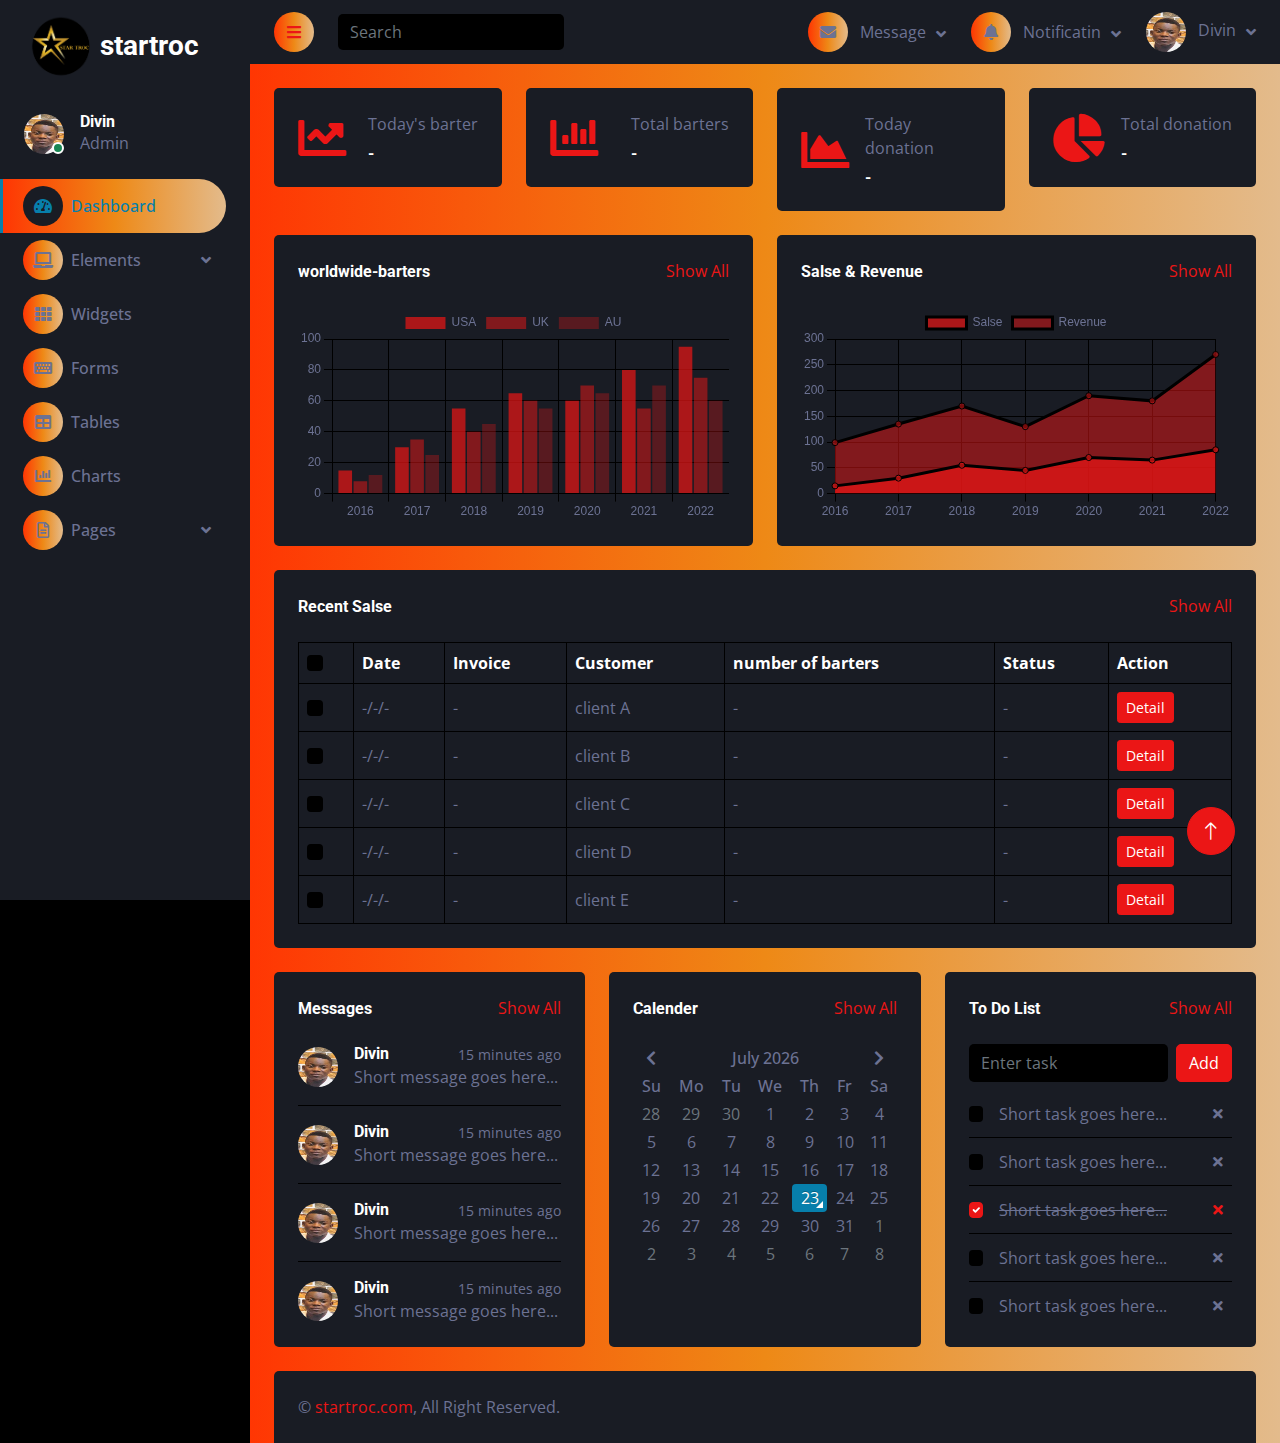
<file: darkpan-1.0.0/index.html>
<!DOCTYPE html>
<html lang="en">

<head>
    <meta charset="utf-8">
    <title>startroc.com</title>
    <meta content="width=device-width, initial-scale=1.0" name="viewport">
    <meta content="" name="keywords">
    <meta content="" name="description">

    <!-- Favicon -->
    <link href="img/favicon.ico" rel="icon">

    <!-- Google Web Fonts -->
    <link rel="preconnect" href="https://fonts.googleapis.com">
    <link rel="preconnect" href="https://fonts.gstatic.com" crossorigin>
    <link href="https://fonts.googleapis.com/css2?family=Open+Sans:wght@400;600&family=Roboto:wght@500;700&display=swap" rel="stylesheet"> 
    
    <!-- Icon Font Stylesheet -->
    <link href="https://cdnjs.cloudflare.com/ajax/libs/font-awesome/5.10.0/css/all.min.css" rel="stylesheet">
    <link href="https://cdn.jsdelivr.net/npm/bootstrap-icons@1.4.1/font/bootstrap-icons.css" rel="stylesheet">

    <!-- Libraries Stylesheet -->
    <link href="lib/owlcarousel/assets/owl.carousel.min.css" rel="stylesheet">
    <link href="lib/tempusdominus/css/tempusdominus-bootstrap-4.min.css" rel="stylesheet" />

    <!-- Customized Bootstrap Stylesheet -->
    <link href="css/bootstrap.min.css" rel="stylesheet">

    <!-- Template Stylesheet -->
    <link href="css/style.css" rel="stylesheet">
</head>

<body>
    <div class="container-fluid position-relative d-flex p-0">
        <!-- Spinner Start -->
        <div id="spinner" class="show bg-dark position-fixed translate-middle w-100 vh-100 top-50 start-50 d-flex align-items-center justify-content-center">
            <div class="spinner-border text-primary" style="width: 3rem; height: 3rem;" role="status">
                <span class="sr-only">Loading...</span>
            </div>
        </div>
        <!-- Spinner End -->


        <!-- Sidebar Start -->
        <div class="sidebar pe-4 pb-3">
            <nav class="navbar bg-secondary navbar-dark">
                <a href="index.html" class="navbar-brand mx-4 mb-3">
                    <h3 #color="white"><i > <img src="img/logo.png" width="=100px" height="70px"></i>startroc</h3>
                </a>
                <div class="d-flex align-items-center ms-4 mb-4">
                    <div class="position-relative">
                        <img class="rounded-circle" src="img/user.jpg.png" alt="" style="width: 40px; height: 40px;">
                        <div class="bg-success rounded-circle border border-2 border-white position-absolute end-0 bottom-0 p-1"></div>
                    </div>
                    <div class="ms-3">
                        <h6 class="mb-0">Divin</h6>
                        <span>Admin</span>
                    </div>
                </div>
                <div class="navbar-nav w-100">
                    <a href="index.html" class="nav-item nav-link active"><i class="fa fa-tachometer-alt me-2"></i>Dashboard</a>
                    <div class="nav-item dropdown">
                        <a href="#" class="nav-link dropdown-toggle" data-bs-toggle="dropdown"><i class="fa fa-laptop me-2"></i>Elements</a>
                        <div class="dropdown-menu bg-transparent border-0">
                            <a href="button.html" class="dropdown-item">Buttons</a>
                            <a href="typography.html" class="dropdown-item">Typography</a>
                            <a href="element.html" class="dropdown-item">Other Elements</a>
                        </div>
                    </div>
                    <a href="widget.html" class="nav-item nav-link"><i class="fa fa-th me-2"></i>Widgets</a>
                    <a href="form.html" class="nav-item nav-link"><i class="fa fa-keyboard me-2"></i>Forms</a>
                    <a href="table.html" class="nav-item nav-link"><i class="fa fa-table me-2"></i>Tables</a>
                    <a href="chart.html" class="nav-item nav-link"><i class="fa fa-chart-bar me-2"></i>Charts</a>
                    <div class="nav-item dropdown">
                        <a href="#" class="nav-link dropdown-toggle" data-bs-toggle="dropdown"><i class="far fa-file-alt me-2"></i>Pages</a>
                        <div class="dropdown-menu bg-transparent border-0">
                            <a href="signin.html" class="dropdown-item">Sign In</a>
                            <a href="signup.html" class="dropdown-item">Sign Up</a>
                            <a href="404.html" class="dropdown-item">404 Error</a>
                            <a href="blank.html" class="dropdown-item">Blank Page</a>
                        </div>
                    </div>
                </div>
            </nav>
        </div>
        <!-- Sidebar End -->


        <!-- Content Start -->
        <div class="content">
            <!-- Navbar Start -->
            <nav class="navbar navbar-expand bg-secondary navbar-dark sticky-top px-4 py-0">
                <a href="index.html" class="navbar-brand d-flex d-lg-none me-4">
                    <h2 class="text-primary mb-0"><i class="fa fa-user-edit"></i></h2>
                </a>
                <a href="#" class="sidebar-toggler flex-shrink-0">
                    <i class="fa fa-bars"></i>
                </a>
                <form class="d-none d-md-flex ms-4">
                    <input class="form-control bg-dark border-0" type="search" placeholder="Search">
                </form>
                <div class="navbar-nav align-items-center ms-auto">
                    <div class="nav-item dropdown">
                        <a href="#" class="nav-link dropdown-toggle" data-bs-toggle="dropdown">
                            <i class="fa fa-envelope me-lg-2"></i>
                            <span class="d-none d-lg-inline-flex">Message</span>
                        </a>
                        <div class="dropdown-menu dropdown-menu-end bg-secondary border-0 rounded-0 rounded-bottom m-0">
                            <a href="#" class="dropdown-item">
                                <div class="d-flex align-items-center">
                                    <img class="rounded-circle" src="img/user.jpg" alt="" style="width: 40px; height: 40px;">
                                    <div class="ms-2">
                                        <h6 class="fw-normal mb-0">Client A send you a message</h6>
                                        <small>15 minutes ago</small>
                                    </div>
                                </div>
                            </a>
                            <hr class="dropdown-divider">
                            <a href="#" class="dropdown-item">
                                <div class="d-flex align-items-center">
                                    <img class="rounded-circle" src="img/user.jpg" alt="" style="width: 40px; height: 40px;">
                                    <div class="ms-2">
                                        <h6 class="fw-normal mb-0">Client B send you a message</h6>
                                        <small>15 minutes ago</small>
                                    </div>
                                </div>
                            </a>
                            <hr class="dropdown-divider">
                            <a href="#" class="dropdown-item">
                                <div class="d-flex align-items-center">
                                    <img class="rounded-circle" src="img/user.jpg" alt="" style="width: 40px; height: 40px;">
                                    <div class="ms-2">
                                        <h6 class="fw-normal mb-0">Client C send you a message</h6>
                                        <small>15 minutes ago</small>
                                    </div>
                                </div>
                            </a>
                            <hr class="dropdown-divider">
                            <a href="#" class="dropdown-item text-center">See all message</a>
                        </div>
                    </div>
                    <div class="nav-item dropdown">
                        <a href="#" class="nav-link dropdown-toggle" data-bs-toggle="dropdown">
                            <i class="fa fa-bell me-lg-2"></i>
                            <span class="d-none d-lg-inline-flex">Notificatin</span>
                        </a>
                        <div class="dropdown-menu dropdown-menu-end bg-secondary border-0 rounded-0 rounded-bottom m-0">
                            <a href="#" class="dropdown-item">
                                <h6 class="fw-normal mb-0">Profile updated</h6>
                                <small>15 minutes ago</small>
                            </a>
                            <hr class="dropdown-divider">
                            <a href="#" class="dropdown-item">
                                <h6 class="fw-normal mb-0">New user added</h6>
                                <small>15 minutes ago</small>
                            </a>
                            <hr class="dropdown-divider">
                            <a href="#" class="dropdown-item">
                                <h6 class="fw-normal mb-0">Password changed</h6>
                                <small>15 minutes ago</small>
                            </a>
                            <hr class="dropdown-divider">
                            <a href="#" class="dropdown-item text-center">See all notifications</a>
                        </div>
                    </div>
                    <div class="nav-item dropdown">
                        <a href="#" class="nav-link dropdown-toggle" data-bs-toggle="dropdown">
                            <img class="rounded-circle me-lg-2" src="img/user.jpg.png" alt="" style="width: 40px; height: 40px;">
                            <span class="d-none d-lg-inline-flex">Divin</span>
                        </a>
                        <div class="dropdown-menu dropdown-menu-end bg-secondary border-0 rounded-0 rounded-bottom m-0">
                            <a href="#" class="dropdown-item">My Profile</a>
                            <a href="#" class="dropdown-item">Settings</a>
                            <a href="#" class="dropdown-item">Log Out</a>
                        </div>
                    </div>
                </div>
            </nav>
            <!-- Navbar End -->


            <!-- Sale & Revenue Start -->
            <div class="container-fluid pt-4 px-4">
                <div class="row g-4">
                    <div class="col-sm-6 col-xl-3">
                        <div class="bg-secondary rounded d-flex align-items-center justify-content-between p-4">
                            <i class="fa fa-chart-line fa-3x text-primary"></i>
                            <div class="ms-3">
                                <p class="mb-2">Today's barter</p>
                                <h6 class="mb-0">-</h6>
                            </div>
                        </div>
                    </div>
                    <div class="col-sm-6 col-xl-3">
                        <div class="bg-secondary rounded d-flex align-items-center justify-content-between p-4">
                            <i class="fa fa-chart-bar fa-3x text-primary"></i>
                            <div class="ms-3">
                                <p class="mb-2">Total barters</p>
                                <h6 class="mb-0">-</h6>
                            </div>
                        </div>
                    </div>
                    <div class="col-sm-6 col-xl-3">
                        <div class="bg-secondary rounded d-flex align-items-center justify-content-between p-4">
                            <i class="fa fa-chart-area fa-3x text-primary"></i>
                            <div class="ms-3">
                                <p class="mb-2">Today donation</p>
                                <h6 class="mb-0">-</h6>
                            </div>
                        </div>
                    </div>
                    <div class="col-sm-6 col-xl-3">
                        <div class="bg-secondary rounded d-flex align-items-center justify-content-between p-4">
                            <i class="fa fa-chart-pie fa-3x text-primary"></i>
                            <div class="ms-3">
                                <p class="mb-2">Total donation</p>
                                <h6 class="mb-0">-</h6>
                            </div>
                        </div>
                    </div>
                </div>
            </div>
            <!-- Sale & Revenue End -->


            <!-- Sales Chart Start -->
            <div class="container-fluid pt-4 px-4">
                <div class="row g-4">
                    <div class="col-sm-12 col-xl-6">
                        <div class="bg-secondary text-center rounded p-4">
                            <div class="d-flex align-items-center justify-content-between mb-4">
                                <h6 class="mb-0">worldwide-barters</h6>
                                <a href="">Show All</a>
                            </div>
                            <canvas id="worldwide-sales"></canvas>
                        </div>
                    </div>
                    <div class="col-sm-12 col-xl-6">
                        <div class="bg-secondary text-center rounded p-4">
                            <div class="d-flex align-items-center justify-content-between mb-4">
                                <h6 class="mb-0">Salse & Revenue</h6>
                                <a href="">Show All</a>
                            </div>
                            <canvas id="salse-revenue"></canvas>
                        </div>
                    </div>
                </div>
            </div>
            <!-- Sales Chart End -->


            <!-- Recent Sales Start -->
            <div class="container-fluid pt-4 px-4">
                <div class="bg-secondary text-center rounded p-4">
                    <div class="d-flex align-items-center justify-content-between mb-4">
                        <h6 class="mb-0">Recent Salse</h6>
                        <a href="">Show All</a>
                    </div>
                    <div class="table-responsive">
                        <table class="table text-start align-middle table-bordered table-hover mb-0">
                            <thead>
                                <tr class="text-white">
                                    <th scope="col"><input class="form-check-input" type="checkbox"></th>
                                    <th scope="col">Date</th>
                                    <th scope="col">Invoice</th>
                                    <th scope="col">Customer</th>
                                    <th scope="col">number of barters</th>
                                    <th scope="col">Status</th>
                                    <th scope="col">Action</th>
                                </tr>
                            </thead>
                            <tbody>
                                <tr>
                                    <td><input class="form-check-input" type="checkbox"></td>
                                    <td>-/-/-</td>
                                    <td>-</td>
                                    <td>client A</td>
                                    <td>-</td>
                                    <td>-</td>
                                    <td><a class="btn btn-sm btn-primary" href="">Detail</a></td>
                                </tr>
                                <tr>
                                    <td><input class="form-check-input" type="checkbox"></td>
                                    <td>-/-/-</td>
                                    <td>-</td>
                                    <td>client B</td>
                                    <td>-</td>
                                    <td>-</td>
                                    <td><a class="btn btn-sm btn-primary" href="">Detail</a></td>
                                </tr>
                                <tr>
                                    <td><input class="form-check-input" type="checkbox"></td>
                                    <td>-/-/-</td>
                                    <td>-</td>
                                    <td>client C</td>
                                    <td>-</td>
                                    <td>-</td>
                                    <td><a class="btn btn-sm btn-primary" href="">Detail</a></td>
                                </tr>
                                <tr>
                                    <td><input class="form-check-input" type="checkbox"></td>
                                    <td>-/-/-</td>
                                    <td>-</td>
                                    <td>client D</td>
                                    <td>-</td>
                                    <td>-</td>
                                    <td><a class="btn btn-sm btn-primary" href="">Detail</a></td>
                                </tr>
                                <tr>
                                    <td><input class="form-check-input" type="checkbox"></td>
                                    <td>-/-/-</td>
                                    <td>-</td>
                                    <td>client E</td>
                                    <td>-</td>
                                    <td>-</td>
                                    <td><a class="btn btn-sm btn-primary" href="">Detail</a></td>
                                </tr>
                            </tbody>
                        </table>
                    </div>
                </div>
            </div>
            <!-- Recent Sales End -->


            <!-- Widgets Start -->
            <div class="container-fluid pt-4 px-4">
                <div class="row g-4">
                    <div class="col-sm-12 col-md-6 col-xl-4">
                        <div class="h-100 bg-secondary rounded p-4">
                            <div class="d-flex align-items-center justify-content-between mb-2">
                                <h6 class="mb-0">Messages</h6>
                                <a href="">Show All</a>
                            </div>
                            <div class="d-flex align-items-center border-bottom py-3">
                                <img class="rounded-circle flex-shrink-0" src="img/user.jpg.png" alt="" style="width: 40px; height: 40px;">
                                <div class="w-100 ms-3">
                                    <div class="d-flex w-100 justify-content-between">
                                        <h6 class="mb-0">Divin</h6>
                                        <small>15 minutes ago</small>
                                    </div>
                                    <span>Short message goes here...</span>
                                </div>
                            </div>
                            <div class="d-flex align-items-center border-bottom py-3">
                                <img class="rounded-circle flex-shrink-0" src="img/user.jpg.png" alt="" style="width: 40px; height: 40px;">
                                <div class="w-100 ms-3">
                                    <div class="d-flex w-100 justify-content-between">
                                        <h6 class="mb-0">Divin</h6>
                                        <small>15 minutes ago</small>
                                    </div>
                                    <span>Short message goes here...</span>
                                </div>
                            </div>
                            <div class="d-flex align-items-center border-bottom py-3">
                                <img class="rounded-circle flex-shrink-0" src="img/user.jpg.png" alt="" style="width: 40px; height: 40px;">
                                <div class="w-100 ms-3">
                                    <div class="d-flex w-100 justify-content-between">
                                        <h6 class="mb-0">Divin</h6>
                                        <small>15 minutes ago</small>
                                    </div>
                                    <span>Short message goes here...</span>
                                </div>
                            </div>
                            <div class="d-flex align-items-center pt-3">
                                <img class="rounded-circle flex-shrink-0" src="img/user.jpg.png" alt="" style="width: 40px; height: 40px;">
                                <div class="w-100 ms-3">
                                    <div class="d-flex w-100 justify-content-between">
                                        <h6 class="mb-0">Divin</h6>
                                        <small>15 minutes ago</small>
                                    </div>
                                    <span>Short message goes here...</span>
                                </div>
                            </div>
                        </div>
                    </div>
                    <div class="col-sm-12 col-md-6 col-xl-4">
                        <div class="h-100 bg-secondary rounded p-4">
                            <div class="d-flex align-items-center justify-content-between mb-4">
                                <h6 class="mb-0">Calender</h6>
                                <a href="">Show All</a>
                            </div>
                            <div id="calender"></div>
                        </div>
                    </div>
                    <div class="col-sm-12 col-md-6 col-xl-4">
                        <div class="h-100 bg-secondary rounded p-4">
                            <div class="d-flex align-items-center justify-content-between mb-4">
                                <h6 class="mb-0">To Do List</h6>
                                <a href="">Show All</a>
                            </div>
                            <div class="d-flex mb-2">
                                <input class="form-control bg-dark border-0" type="text" placeholder="Enter task">
                                <button type="button" class="btn btn-primary ms-2">Add</button>
                            </div>
                            <div class="d-flex align-items-center border-bottom py-2">
                                <input class="form-check-input m-0" type="checkbox">
                                <div class="w-100 ms-3">
                                    <div class="d-flex w-100 align-items-center justify-content-between">
                                        <span>Short task goes here...</span>
                                        <button class="btn btn-sm"><i class="fa fa-times"></i></button>
                                    </div>
                                </div>
                            </div>
                            <div class="d-flex align-items-center border-bottom py-2">
                                <input class="form-check-input m-0" type="checkbox">
                                <div class="w-100 ms-3">
                                    <div class="d-flex w-100 align-items-center justify-content-between">
                                        <span>Short task goes here...</span>
                                        <button class="btn btn-sm"><i class="fa fa-times"></i></button>
                                    </div>
                                </div>
                            </div>
                            <div class="d-flex align-items-center border-bottom py-2">
                                <input class="form-check-input m-0" type="checkbox" checked>
                                <div class="w-100 ms-3">
                                    <div class="d-flex w-100 align-items-center justify-content-between">
                                        <span><del>Short task goes here...</del></span>
                                        <button class="btn btn-sm text-primary"><i class="fa fa-times"></i></button>
                                    </div>
                                </div>
                            </div>
                            <div class="d-flex align-items-center border-bottom py-2">
                                <input class="form-check-input m-0" type="checkbox">
                                <div class="w-100 ms-3">
                                    <div class="d-flex w-100 align-items-center justify-content-between">
                                        <span>Short task goes here...</span>
                                        <button class="btn btn-sm"><i class="fa fa-times"></i></button>
                                    </div>
                                </div>
                            </div>
                            <div class="d-flex align-items-center pt-2">
                                <input class="form-check-input m-0" type="checkbox">
                                <div class="w-100 ms-3">
                                    <div class="d-flex w-100 align-items-center justify-content-between">
                                        <span>Short task goes here...</span>
                                        <button class="btn btn-sm"><i class="fa fa-times"></i></button>
                                    </div>
                                </div>
                            </div>
                        </div>
                    </div>
                </div>
            </div>
            <!-- Widgets End -->


            <!-- Footer Start -->
            <div class="container-fluid pt-4 px-4">
                <div class="bg-secondary rounded-top p-4">
                    <div class="row">
                        <div class="col-12 col-sm-6 text-center text-sm-start">
                            &copy; <a href="#">startroc.com</a>, All Right Reserved. 
                        </div>
                        
                    </div>
                </div>
            </div>
            <!-- Footer End -->
        </div>
        <!-- Content End -->


        <!-- Back to Top -->
        <a href="#" class="btn btn-lg btn-primary btn-lg-square back-to-top"><i class="bi bi-arrow-up"></i></a>
    </div>

    <!-- JavaScript Libraries -->
    <script src="https://code.jquery.com/jquery-3.4.1.min.js"></script>
    <script src="https://cdn.jsdelivr.net/npm/bootstrap@5.0.0/dist/js/bootstrap.bundle.min.js"></script>
    <script src="lib/chart/chart.min.js"></script>
    <script src="lib/easing/easing.min.js"></script>
    <script src="lib/waypoints/waypoints.min.js"></script>
    <script src="lib/owlcarousel/owl.carousel.min.js"></script>
    <script src="lib/tempusdominus/js/moment.min.js"></script>
    <script src="lib/tempusdominus/js/moment-timezone.min.js"></script>
    <script src="lib/tempusdominus/js/tempusdominus-bootstrap-4.min.js"></script>

    <!-- Template Javascript -->
    <script src="js/main.js"></script>
</body>

</html>
</file>
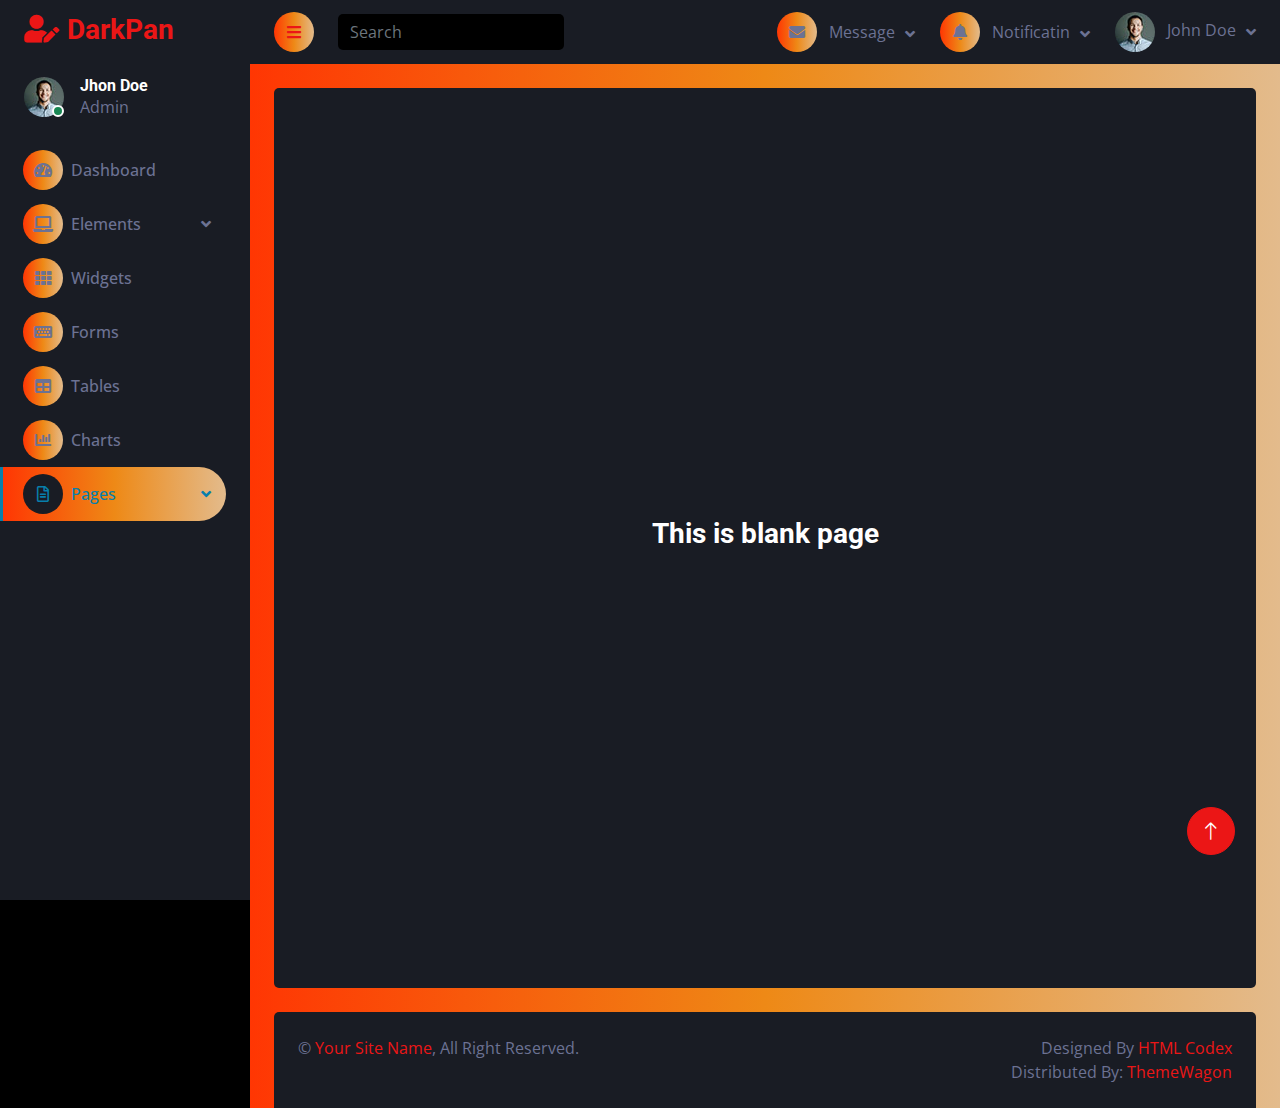
<file: darkpan-1.0.0/blank.html>
<!DOCTYPE html>
<html lang="en">

<head>
    <meta charset="utf-8">
    <title>DarkPan - Bootstrap 5 Admin Template</title>
    <meta content="width=device-width, initial-scale=1.0" name="viewport">
    <meta content="" name="keywords">
    <meta content="" name="description">

    <!-- Favicon -->
    <link href="img/favicon.ico" rel="icon">

    <!-- Google Web Fonts -->
    <link rel="preconnect" href="https://fonts.googleapis.com">
    <link rel="preconnect" href="https://fonts.gstatic.com" crossorigin>
    <link href="https://fonts.googleapis.com/css2?family=Open+Sans:wght@400;600&family=Roboto:wght@500;700&display=swap" rel="stylesheet"> 
    
    <!-- Icon Font Stylesheet -->
    <link href="https://cdnjs.cloudflare.com/ajax/libs/font-awesome/5.10.0/css/all.min.css" rel="stylesheet">
    <link href="https://cdn.jsdelivr.net/npm/bootstrap-icons@1.4.1/font/bootstrap-icons.css" rel="stylesheet">

    <!-- Libraries Stylesheet -->
    <link href="lib/owlcarousel/assets/owl.carousel.min.css" rel="stylesheet">
    <link href="lib/tempusdominus/css/tempusdominus-bootstrap-4.min.css" rel="stylesheet" />

    <!-- Customized Bootstrap Stylesheet -->
    <link href="css/bootstrap.min.css" rel="stylesheet">

    <!-- Template Stylesheet -->
    <link href="css/style.css" rel="stylesheet">
</head>

<body>
    <div class="container-fluid position-relative d-flex p-0">
        <!-- Spinner Start -->
        <div id="spinner" class="show bg-dark position-fixed translate-middle w-100 vh-100 top-50 start-50 d-flex align-items-center justify-content-center">
            <div class="spinner-border text-primary" style="width: 3rem; height: 3rem;" role="status">
                <span class="sr-only">Loading...</span>
            </div>
        </div>
        <!-- Spinner End -->


        <!-- Sidebar Start -->
        <div class="sidebar pe-4 pb-3">
            <nav class="navbar bg-secondary navbar-dark">
                <a href="index.html" class="navbar-brand mx-4 mb-3">
                    <h3 class="text-primary"><i class="fa fa-user-edit me-2"></i>DarkPan</h3>
                </a>
                <div class="d-flex align-items-center ms-4 mb-4">
                    <div class="position-relative">
                        <img class="rounded-circle" src="img/user.jpg" alt="" style="width: 40px; height: 40px;">
                        <div class="bg-success rounded-circle border border-2 border-white position-absolute end-0 bottom-0 p-1"></div>
                    </div>
                    <div class="ms-3">
                        <h6 class="mb-0">Jhon Doe</h6>
                        <span>Admin</span>
                    </div>
                </div>
                <div class="navbar-nav w-100">
                    <a href="index.html" class="nav-item nav-link"><i class="fa fa-tachometer-alt me-2"></i>Dashboard</a>
                    <div class="nav-item dropdown">
                        <a href="#" class="nav-link dropdown-toggle" data-bs-toggle="dropdown"><i class="fa fa-laptop me-2"></i>Elements</a>
                        <div class="dropdown-menu bg-transparent border-0">
                            <a href="button.html" class="dropdown-item">Buttons</a>
                            <a href="typography.html" class="dropdown-item">Typography</a>
                            <a href="element.html" class="dropdown-item">Other Elements</a>
                        </div>
                    </div>
                    <a href="widget.html" class="nav-item nav-link"><i class="fa fa-th me-2"></i>Widgets</a>
                    <a href="form.html" class="nav-item nav-link"><i class="fa fa-keyboard me-2"></i>Forms</a>
                    <a href="table.html" class="nav-item nav-link"><i class="fa fa-table me-2"></i>Tables</a>
                    <a href="chart.html" class="nav-item nav-link"><i class="fa fa-chart-bar me-2"></i>Charts</a>
                    <div class="nav-item dropdown">
                        <a href="#" class="nav-link dropdown-toggle active" data-bs-toggle="dropdown"><i class="far fa-file-alt me-2"></i>Pages</a>
                        <div class="dropdown-menu bg-transparent border-0">
                            <a href="signin.html" class="dropdown-item">Sign In</a>
                            <a href="signup.html" class="dropdown-item">Sign Up</a>
                            <a href="404.html" class="dropdown-item">404 Error</a>
                            <a href="blank.html" class="dropdown-item active">Blank Page</a>
                        </div>
                    </div>
                </div>
            </nav>
        </div>
        <!-- Sidebar End -->


        <!-- Content Start -->
        <div class="content">
            <!-- Navbar Start -->
            <nav class="navbar navbar-expand bg-secondary navbar-dark sticky-top px-4 py-0">
                <a href="index.html" class="navbar-brand d-flex d-lg-none me-4">
                    <h2 class="text-primary mb-0"><i class="fa fa-user-edit"></i></h2>
                </a>
                <a href="#" class="sidebar-toggler flex-shrink-0">
                    <i class="fa fa-bars"></i>
                </a>
                <form class="d-none d-md-flex ms-4">
                    <input class="form-control bg-dark border-0" type="search" placeholder="Search">
                </form>
                <div class="navbar-nav align-items-center ms-auto">
                    <div class="nav-item dropdown">
                        <a href="#" class="nav-link dropdown-toggle" data-bs-toggle="dropdown">
                            <i class="fa fa-envelope me-lg-2"></i>
                            <span class="d-none d-lg-inline-flex">Message</span>
                        </a>
                        <div class="dropdown-menu dropdown-menu-end bg-secondary border-0 rounded-0 rounded-bottom m-0">
                            <a href="#" class="dropdown-item">
                                <div class="d-flex align-items-center">
                                    <img class="rounded-circle" src="img/user.jpg" alt="" style="width: 40px; height: 40px;">
                                    <div class="ms-2">
                                        <h6 class="fw-normal mb-0">Jhon send you a message</h6>
                                        <small>15 minutes ago</small>
                                    </div>
                                </div>
                            </a>
                            <hr class="dropdown-divider">
                            <a href="#" class="dropdown-item">
                                <div class="d-flex align-items-center">
                                    <img class="rounded-circle" src="img/user.jpg" alt="" style="width: 40px; height: 40px;">
                                    <div class="ms-2">
                                        <h6 class="fw-normal mb-0">Jhon send you a message</h6>
                                        <small>15 minutes ago</small>
                                    </div>
                                </div>
                            </a>
                            <hr class="dropdown-divider">
                            <a href="#" class="dropdown-item">
                                <div class="d-flex align-items-center">
                                    <img class="rounded-circle" src="img/user.jpg" alt="" style="width: 40px; height: 40px;">
                                    <div class="ms-2">
                                        <h6 class="fw-normal mb-0">Jhon send you a message</h6>
                                        <small>15 minutes ago</small>
                                    </div>
                                </div>
                            </a>
                            <hr class="dropdown-divider">
                            <a href="#" class="dropdown-item text-center">See all message</a>
                        </div>
                    </div>
                    <div class="nav-item dropdown">
                        <a href="#" class="nav-link dropdown-toggle" data-bs-toggle="dropdown">
                            <i class="fa fa-bell me-lg-2"></i>
                            <span class="d-none d-lg-inline-flex">Notificatin</span>
                        </a>
                        <div class="dropdown-menu dropdown-menu-end bg-secondary border-0 rounded-0 rounded-bottom m-0">
                            <a href="#" class="dropdown-item">
                                <h6 class="fw-normal mb-0">Profile updated</h6>
                                <small>15 minutes ago</small>
                            </a>
                            <hr class="dropdown-divider">
                            <a href="#" class="dropdown-item">
                                <h6 class="fw-normal mb-0">New user added</h6>
                                <small>15 minutes ago</small>
                            </a>
                            <hr class="dropdown-divider">
                            <a href="#" class="dropdown-item">
                                <h6 class="fw-normal mb-0">Password changed</h6>
                                <small>15 minutes ago</small>
                            </a>
                            <hr class="dropdown-divider">
                            <a href="#" class="dropdown-item text-center">See all notifications</a>
                        </div>
                    </div>
                    <div class="nav-item dropdown">
                        <a href="#" class="nav-link dropdown-toggle" data-bs-toggle="dropdown">
                            <img class="rounded-circle me-lg-2" src="img/user.jpg" alt="" style="width: 40px; height: 40px;">
                            <span class="d-none d-lg-inline-flex">John Doe</span>
                        </a>
                        <div class="dropdown-menu dropdown-menu-end bg-secondary border-0 rounded-0 rounded-bottom m-0">
                            <a href="#" class="dropdown-item">My Profile</a>
                            <a href="#" class="dropdown-item">Settings</a>
                            <a href="#" class="dropdown-item">Log Out</a>
                        </div>
                    </div>
                </div>
            </nav>
            <!-- Navbar End -->


            <!-- Blank Start -->
            <div class="container-fluid pt-4 px-4">
                <div class="row vh-100 bg-secondary rounded align-items-center justify-content-center mx-0">
                    <div class="col-md-6 text-center">
                        <h3>This is blank page</h3>
                    </div>
                </div>
            </div>
            <!-- Blank End -->


            <!-- Footer Start -->
            <div class="container-fluid pt-4 px-4">
                <div class="bg-secondary rounded-top p-4">
                    <div class="row">
                        <div class="col-12 col-sm-6 text-center text-sm-start">
                            &copy; <a href="#">Your Site Name</a>, All Right Reserved. 
                        </div>
                        <div class="col-12 col-sm-6 text-center text-sm-end">
                            <!--/*** This template is free as long as you keep the footer author’s credit link/attribution link/backlink. If you'd like to use the template without the footer author’s credit link/attribution link/backlink, you can purchase the Credit Removal License from "https://htmlcodex.com/credit-removal". Thank you for your support. ***/-->
                            Designed By <a href="https://htmlcodex.com">HTML Codex</a>
                            <br>Distributed By: <a href="https://themewagon.com" target="_blank">ThemeWagon</a>
                        </div>
                    </div>
                </div>
            </div>
            <!-- Footer End -->
        </div>
        <!-- Content End -->


        <!-- Back to Top -->
        <a href="#" class="btn btn-lg btn-primary btn-lg-square back-to-top"><i class="bi bi-arrow-up"></i></a>
    </div>

    <!-- JavaScript Libraries -->
    <script src="https://code.jquery.com/jquery-3.4.1.min.js"></script>
    <script src="https://cdn.jsdelivr.net/npm/bootstrap@5.0.0/dist/js/bootstrap.bundle.min.js"></script>
    <script src="lib/chart/chart.min.js"></script>
    <script src="lib/easing/easing.min.js"></script>
    <script src="lib/waypoints/waypoints.min.js"></script>
    <script src="lib/owlcarousel/owl.carousel.min.js"></script>
    <script src="lib/tempusdominus/js/moment.min.js"></script>
    <script src="lib/tempusdominus/js/moment-timezone.min.js"></script>
    <script src="lib/tempusdominus/js/tempusdominus-bootstrap-4.min.js"></script>

    <!-- Template Javascript -->
    <script src="js/main.js"></script>
</body>

</html>
</file>
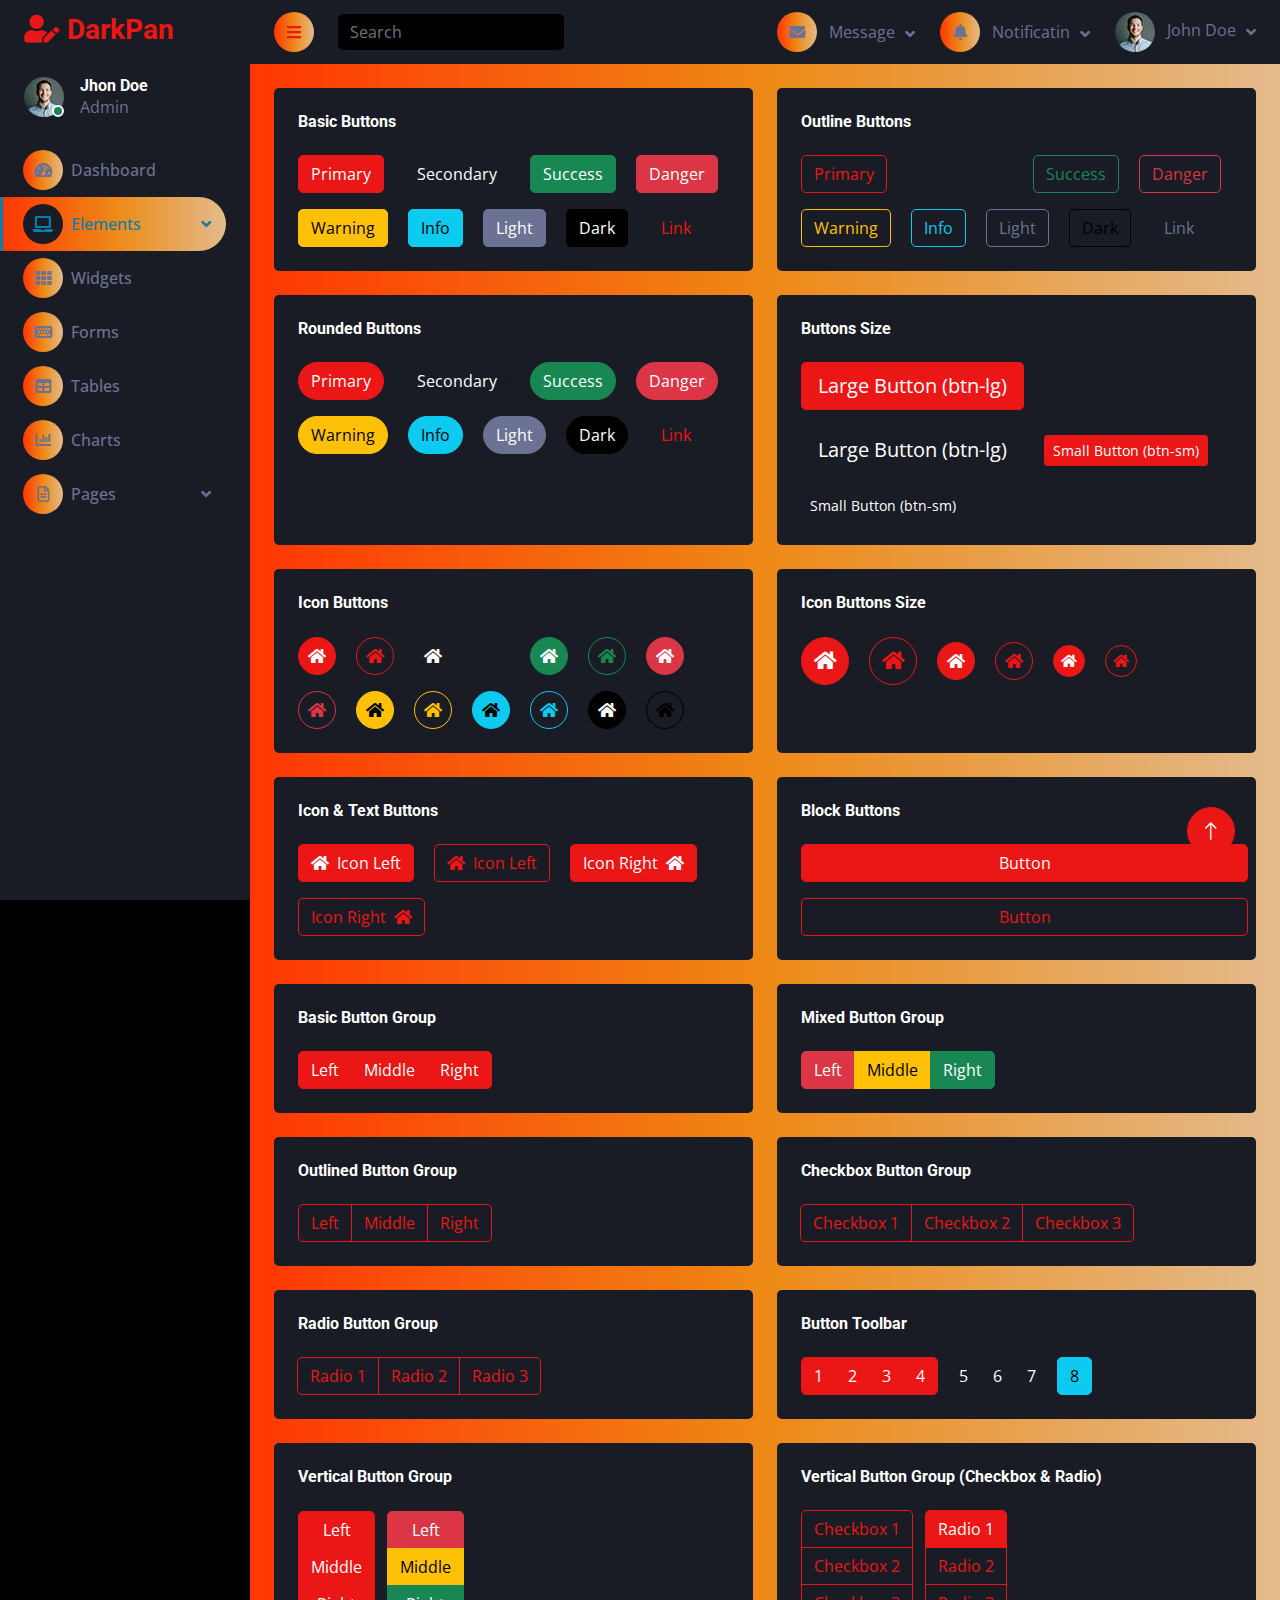
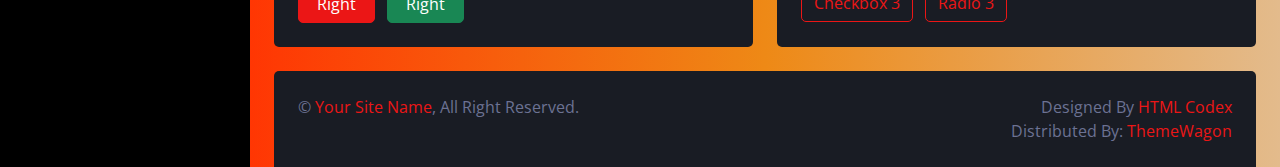
<file: darkpan-1.0.0/button.html>
<!DOCTYPE html>
<html lang="en">

<head>
    <meta charset="utf-8">
    <title>DarkPan - Bootstrap 5 Admin Template</title>
    <meta content="width=device-width, initial-scale=1.0" name="viewport">
    <meta content="" name="keywords">
    <meta content="" name="description">

    <!-- Favicon -->
    <link href="img/favicon.ico" rel="icon">

    <!-- Google Web Fonts -->
    <link rel="preconnect" href="https://fonts.googleapis.com">
    <link rel="preconnect" href="https://fonts.gstatic.com" crossorigin>
    <link href="https://fonts.googleapis.com/css2?family=Open+Sans:wght@400;600&family=Roboto:wght@500;700&display=swap" rel="stylesheet"> 
    
    <!-- Icon Font Stylesheet -->
    <link href="https://cdnjs.cloudflare.com/ajax/libs/font-awesome/5.10.0/css/all.min.css" rel="stylesheet">
    <link href="https://cdn.jsdelivr.net/npm/bootstrap-icons@1.4.1/font/bootstrap-icons.css" rel="stylesheet">

    <!-- Libraries Stylesheet -->
    <link href="lib/owlcarousel/assets/owl.carousel.min.css" rel="stylesheet">
    <link href="lib/tempusdominus/css/tempusdominus-bootstrap-4.min.css" rel="stylesheet" />

    <!-- Customized Bootstrap Stylesheet -->
    <link href="css/bootstrap.min.css" rel="stylesheet">

    <!-- Template Stylesheet -->
    <link href="css/style.css" rel="stylesheet">
</head>

<body>
    <div class="container-fluid position-relative d-flex p-0">
        <!-- Spinner Start -->
        <div id="spinner" class="show bg-dark position-fixed translate-middle w-100 vh-100 top-50 start-50 d-flex align-items-center justify-content-center">
            <div class="spinner-border text-primary" style="width: 3rem; height: 3rem;" role="status">
                <span class="sr-only">Loading...</span>
            </div>
        </div>
        <!-- Spinner End -->


        <!-- Sidebar Start -->
        <div class="sidebar pe-4 pb-3">
            <nav class="navbar bg-secondary navbar-dark">
                <a href="index.html" class="navbar-brand mx-4 mb-3">
                    <h3 class="text-primary"><i class="fa fa-user-edit me-2"></i>DarkPan</h3>
                </a>
                <div class="d-flex align-items-center ms-4 mb-4">
                    <div class="position-relative">
                        <img class="rounded-circle" src="img/user.jpg" alt="" style="width: 40px; height: 40px;">
                        <div class="bg-success rounded-circle border border-2 border-white position-absolute end-0 bottom-0 p-1"></div>
                    </div>
                    <div class="ms-3">
                        <h6 class="mb-0">Jhon Doe</h6>
                        <span>Admin</span>
                    </div>
                </div>
                <div class="navbar-nav w-100">
                    <a href="index.html" class="nav-item nav-link"><i class="fa fa-tachometer-alt me-2"></i>Dashboard</a>
                    <div class="nav-item dropdown">
                        <a href="#" class="nav-link dropdown-toggle active" data-bs-toggle="dropdown"><i class="fa fa-laptop me-2"></i>Elements</a>
                        <div class="dropdown-menu bg-transparent border-0">
                            <a href="button.html" class="dropdown-item active">Buttons</a>
                            <a href="typography.html" class="dropdown-item">Typography</a>
                            <a href="element.html" class="dropdown-item">Other Elements</a>
                        </div>
                    </div>
                    <a href="widget.html" class="nav-item nav-link"><i class="fa fa-th me-2"></i>Widgets</a>
                    <a href="form.html" class="nav-item nav-link"><i class="fa fa-keyboard me-2"></i>Forms</a>
                    <a href="table.html" class="nav-item nav-link"><i class="fa fa-table me-2"></i>Tables</a>
                    <a href="chart.html" class="nav-item nav-link"><i class="fa fa-chart-bar me-2"></i>Charts</a>
                    <div class="nav-item dropdown">
                        <a href="#" class="nav-link dropdown-toggle" data-bs-toggle="dropdown"><i class="far fa-file-alt me-2"></i>Pages</a>
                        <div class="dropdown-menu bg-transparent border-0">
                            <a href="signin.html" class="dropdown-item">Sign In</a>
                            <a href="signup.html" class="dropdown-item">Sign Up</a>
                            <a href="404.html" class="dropdown-item">404 Error</a>
                            <a href="blank.html" class="dropdown-item">Blank Page</a>
                        </div>
                    </div>
                </div>
            </nav>
        </div>
        <!-- Sidebar End -->


        <!-- Content Start -->
        <div class="content">
            <!-- Navbar Start -->
            <nav class="navbar navbar-expand bg-secondary navbar-dark sticky-top px-4 py-0">
                <a href="index.html" class="navbar-brand d-flex d-lg-none me-4">
                    <h2 class="text-primary mb-0"><i class="fa fa-user-edit"></i></h2>
                </a>
                <a href="#" class="sidebar-toggler flex-shrink-0">
                    <i class="fa fa-bars"></i>
                </a>
                <form class="d-none d-md-flex ms-4">
                    <input class="form-control bg-dark border-0" type="search" placeholder="Search">
                </form>
                <div class="navbar-nav align-items-center ms-auto">
                    <div class="nav-item dropdown">
                        <a href="#" class="nav-link dropdown-toggle" data-bs-toggle="dropdown">
                            <i class="fa fa-envelope me-lg-2"></i>
                            <span class="d-none d-lg-inline-flex">Message</span>
                        </a>
                        <div class="dropdown-menu dropdown-menu-end bg-secondary border-0 rounded-0 rounded-bottom m-0">
                            <a href="#" class="dropdown-item">
                                <div class="d-flex align-items-center">
                                    <img class="rounded-circle" src="img/user.jpg" alt="" style="width: 40px; height: 40px;">
                                    <div class="ms-2">
                                        <h6 class="fw-normal mb-0">Jhon send you a message</h6>
                                        <small>15 minutes ago</small>
                                    </div>
                                </div>
                            </a>
                            <hr class="dropdown-divider">
                            <a href="#" class="dropdown-item">
                                <div class="d-flex align-items-center">
                                    <img class="rounded-circle" src="img/user.jpg" alt="" style="width: 40px; height: 40px;">
                                    <div class="ms-2">
                                        <h6 class="fw-normal mb-0">Jhon send you a message</h6>
                                        <small>15 minutes ago</small>
                                    </div>
                                </div>
                            </a>
                            <hr class="dropdown-divider">
                            <a href="#" class="dropdown-item">
                                <div class="d-flex align-items-center">
                                    <img class="rounded-circle" src="img/user.jpg" alt="" style="width: 40px; height: 40px;">
                                    <div class="ms-2">
                                        <h6 class="fw-normal mb-0">Jhon send you a message</h6>
                                        <small>15 minutes ago</small>
                                    </div>
                                </div>
                            </a>
                            <hr class="dropdown-divider">
                            <a href="#" class="dropdown-item text-center">See all message</a>
                        </div>
                    </div>
                    <div class="nav-item dropdown">
                        <a href="#" class="nav-link dropdown-toggle" data-bs-toggle="dropdown">
                            <i class="fa fa-bell me-lg-2"></i>
                            <span class="d-none d-lg-inline-flex">Notificatin</span>
                        </a>
                        <div class="dropdown-menu dropdown-menu-end bg-secondary border-0 rounded-0 rounded-bottom m-0">
                            <a href="#" class="dropdown-item">
                                <h6 class="fw-normal mb-0">Profile updated</h6>
                                <small>15 minutes ago</small>
                            </a>
                            <hr class="dropdown-divider">
                            <a href="#" class="dropdown-item">
                                <h6 class="fw-normal mb-0">New user added</h6>
                                <small>15 minutes ago</small>
                            </a>
                            <hr class="dropdown-divider">
                            <a href="#" class="dropdown-item">
                                <h6 class="fw-normal mb-0">Password changed</h6>
                                <small>15 minutes ago</small>
                            </a>
                            <hr class="dropdown-divider">
                            <a href="#" class="dropdown-item text-center">See all notifications</a>
                        </div>
                    </div>
                    <div class="nav-item dropdown">
                        <a href="#" class="nav-link dropdown-toggle" data-bs-toggle="dropdown">
                            <img class="rounded-circle me-lg-2" src="img/user.jpg" alt="" style="width: 40px; height: 40px;">
                            <span class="d-none d-lg-inline-flex">John Doe</span>
                        </a>
                        <div class="dropdown-menu dropdown-menu-end bg-secondary border-0 rounded-0 rounded-bottom m-0">
                            <a href="#" class="dropdown-item">My Profile</a>
                            <a href="#" class="dropdown-item">Settings</a>
                            <a href="#" class="dropdown-item">Log Out</a>
                        </div>
                    </div>
                </div>
            </nav>
            <!-- Navbar End -->


            <!-- Button Start -->
            <div class="container-fluid pt-4 px-4">
                <div class="row g-4">
                    <div class="col-sm-12 col-xl-6">
                        <div class="bg-secondary rounded h-100 p-4">
                            <h6 class="mb-4">Basic Buttons</h6>
                            <div class="m-n2">
                                <button type="button" class="btn btn-primary m-2">Primary</button>
                                <button type="button" class="btn btn-secondary m-2">Secondary</button>
                                <button type="button" class="btn btn-success m-2">Success</button>
                                <button type="button" class="btn btn-danger m-2">Danger</button>
                                <button type="button" class="btn btn-warning m-2">Warning</button>
                                <button type="button" class="btn btn-info m-2">Info</button>
                                <button type="button" class="btn btn-light m-2">Light</button>
                                <button type="button" class="btn btn-dark m-2">Dark</button>
                                <button type="button" class="btn btn-link m-2">Link</button>
                            </div>
                        </div>
                    </div>
                    <div class="col-sm-12 col-xl-6">
                        <div class="bg-secondary rounded h-100 p-4">
                            <h6 class="mb-4">Outline Buttons</h6>
                            <div class="m-n2">
                                <button type="button" class="btn btn-outline-primary m-2">Primary</button>
                                <button type="button" class="btn btn-outline-secondary m-2">Secondary</button>
                                <button type="button" class="btn btn-outline-success m-2">Success</button>
                                <button type="button" class="btn btn-outline-danger m-2">Danger</button>
                                <button type="button" class="btn btn-outline-warning m-2">Warning</button>
                                <button type="button" class="btn btn-outline-info m-2">Info</button>
                                <button type="button" class="btn btn-outline-light m-2">Light</button>
                                <button type="button" class="btn btn-outline-dark m-2">Dark</button>
                                <button type="button" class="btn btn-outline-link m-2">Link</button>
                            </div>
                        </div>
                    </div>
                    <div class="col-sm-12 col-xl-6">
                        <div class="bg-secondary rounded h-100 p-4">
                            <h6 class="mb-4">Rounded Buttons</h6>
                            <div class="m-n2">
                                <button type="button" class="btn btn-primary rounded-pill m-2">Primary</button>
                                <button type="button" class="btn btn-secondary rounded-pill m-2">Secondary</button>
                                <button type="button" class="btn btn-success rounded-pill m-2">Success</button>
                                <button type="button" class="btn btn-danger rounded-pill m-2">Danger</button>
                                <button type="button" class="btn btn-warning rounded-pill m-2">Warning</button>
                                <button type="button" class="btn btn-info rounded-pill m-2">Info</button>
                                <button type="button" class="btn btn-light rounded-pill m-2">Light</button>
                                <button type="button" class="btn btn-dark rounded-pill m-2">Dark</button>
                                <button type="button" class="btn btn-link rounded-pill m-2">Link</button>
                            </div>
                        </div>
                    </div>
                    <div class="col-sm-12 col-xl-6">
                        <div class="bg-secondary rounded h-100 p-4">
                            <h6 class="mb-4">Buttons Size</h6>
                            <div class="m-n2">
                                <button type="button" class="btn btn-lg btn-primary m-2">Large Button (btn-lg)</button>
                                <button type="button" class="btn btn-lg btn-secondary m-2">Large Button (btn-lg)</button>
                                <button type="button" class="btn btn-sm btn-primary m-2">Small Button (btn-sm)</button>
                                <button type="button" class="btn btn-sm btn-secondary m-2">Small Button (btn-sm)</button>
                            </div>
                        </div>
                    </div>
                    <div class="col-sm-12 col-xl-6">
                        <div class="bg-secondary rounded h-100 p-4">
                            <h6 class="mb-4">Icon Buttons</h6>
                            <div class="m-n2">
                                <button type="button" class="btn btn-square btn-primary m-2"><i class="fa fa-home"></i></button>
                                <button type="button" class="btn btn-square btn-outline-primary m-2"><i class="fa fa-home"></i></button>
                                <button type="button" class="btn btn-square btn-secondary m-2"><i class="fa fa-home"></i></button>
                                <button type="button" class="btn btn-square btn-outline-secondary m-2"><i class="fa fa-home"></i></button>
                                <button type="button" class="btn btn-square btn-success m-2"><i class="fa fa-home"></i></button>
                                <button type="button" class="btn btn-square btn-outline-success m-2"><i class="fa fa-home"></i></button>
                                <button type="button" class="btn btn-square btn-danger m-2"><i class="fa fa-home"></i></button>
                                <button type="button" class="btn btn-square btn-outline-danger m-2"><i class="fa fa-home"></i></button>
                                <button type="button" class="btn btn-square btn-warning m-2"><i class="fa fa-home"></i></button>
                                <button type="button" class="btn btn-square btn-outline-warning m-2"><i class="fa fa-home"></i></button>
                                <button type="button" class="btn btn-square btn-info m-2"><i class="fa fa-home"></i></button>
                                <button type="button" class="btn btn-square btn-outline-info m-2"><i class="fa fa-home"></i></button>
                                <button type="button" class="btn btn-square btn-dark m-2"><i class="fa fa-home"></i></button>
                                <button type="button" class="btn btn-square btn-outline-dark m-2"><i class="fa fa-home"></i></button>
                            </div>
                        </div>
                    </div>
                    <div class="col-sm-12 col-xl-6">
                        <div class="bg-secondary rounded h-100 p-4">
                            <h6 class="mb-4">Icon Buttons Size</h6>
                            <div class="m-n2">
                                <button type="button" class="btn btn-lg btn-lg-square btn-primary m-2"><i class="fa fa-home"></i></button>
                                <button type="button" class="btn btn-lg btn-lg-square btn-outline-primary m-2"><i class="fa fa-home"></i></button>
                                <button type="button" class="btn btn-square btn-primary m-2"><i class="fa fa-home"></i></button>
                                <button type="button" class="btn btn-square btn-outline-primary m-2"><i class="fa fa-home"></i></button>
                                <button type="button" class="btn btn-sm btn-sm-square btn-primary m-2"><i class="fa fa-home"></i></button>
                                <button type="button" class="btn btn-sm btn-sm-square btn-outline-primary m-2"><i class="fa fa-home"></i></button>
                            </div>
                        </div>
                    </div>
                    <div class="col-sm-12 col-xl-6">
                        <div class="bg-secondary rounded h-100 p-4">
                            <h6 class="mb-4">Icon & Text Buttons</h6>
                            <div class="m-n2">
                                <button type="button" class="btn btn-primary m-2"><i class="fa fa-home me-2"></i>Icon Left</button>
                                <button type="button" class="btn btn-outline-primary m-2"><i class="fa fa-home me-2"></i>Icon Left</button>
                                <button type="button" class="btn btn-primary m-2">Icon Right<i class="fa fa-home ms-2"></i></button>
                                <button type="button" class="btn btn-outline-primary m-2">Icon Right<i class="fa fa-home ms-2"></i></button>
                            </div>
                        </div>
                    </div>
                    <div class="col-sm-12 col-xl-6">
                        <div class="bg-secondary rounded h-100 p-4">
                            <h6 class="mb-4">Block Buttons</h6>
                            <div class="m-n2">
                                <button class="btn btn-primary w-100 m-2" type="button">Button</button>
                                <button class="btn btn-outline-primary w-100 m-2" type="button">Button</button>
                            </div>
                        </div>
                    </div>
                    <div class="col-sm-12 col-xl-6">
                        <div class="bg-secondary rounded h-100 p-4">
                            <h6 class="mb-4">Basic Button Group</h6>
                            <div class="btn-group" role="group">
                                <button type="button" class="btn btn-primary">Left</button>
                                <button type="button" class="btn btn-primary">Middle</button>
                                <button type="button" class="btn btn-primary">Right</button>
                            </div>
                        </div>
                    </div>
                    <div class="col-sm-12 col-xl-6">
                        <div class="bg-secondary rounded h-100 p-4">
                            <h6 class="mb-4">Mixed Button Group</h6>
                            <div class="btn-group" role="group">
                                <button type="button" class="btn btn-danger">Left</button>
                                <button type="button" class="btn btn-warning">Middle</button>
                                <button type="button" class="btn btn-success">Right</button>
                            </div>
                        </div>
                    </div>
                    <div class="col-sm-12 col-xl-6">
                        <div class="bg-secondary rounded h-100 p-4">
                            <h6 class="mb-4">Outlined Button Group</h6>
                            <div class="btn-group" role="group">
                                <button type="button" class="btn btn-outline-primary">Left</button>
                                <button type="button" class="btn btn-outline-primary">Middle</button>
                                <button type="button" class="btn btn-outline-primary">Right</button>
                            </div>
                        </div>
                    </div>
                    <div class="col-sm-12 col-xl-6">
                        <div class="bg-secondary rounded h-100 p-4">
                            <h6 class="mb-4">Checkbox Button Group</h6>
                            <div class="btn-group" role="group">
                                <input type="checkbox" class="btn-check" id="btncheck1" autocomplete="off">
                                <label class="btn btn-outline-primary" for="btncheck1">Checkbox 1</label>

                                <input type="checkbox" class="btn-check" id="btncheck2" autocomplete="off">
                                <label class="btn btn-outline-primary" for="btncheck2">Checkbox 2</label>

                                <input type="checkbox" class="btn-check" id="btncheck3" autocomplete="off">
                                <label class="btn btn-outline-primary" for="btncheck3">Checkbox 3</label>
                            </div>
                        </div>
                    </div>
                    <div class="col-sm-12 col-xl-6">
                        <div class="bg-secondary rounded h-100 p-4">
                            <h6 class="mb-4">Radio Button Group</h6>
                            <div class="btn-group" role="group">
                                <input type="radio" class="btn-check" name="btnradio" id="btnradio1" autocomplete="off"
                                    checked>
                                <label class="btn btn-outline-primary" for="btnradio1">Radio 1</label>

                                <input type="radio" class="btn-check" name="btnradio" id="btnradio2" autocomplete="off">
                                <label class="btn btn-outline-primary" for="btnradio2">Radio 2</label>

                                <input type="radio" class="btn-check" name="btnradio" id="btnradio3" autocomplete="off">
                                <label class="btn btn-outline-primary" for="btnradio3">Radio 3</label>
                            </div>
                        </div>
                    </div>
                    <div class="col-sm-12 col-xl-6">
                        <div class="bg-secondary rounded h-100 p-4">
                            <h6 class="mb-4">Button Toolbar</h6>
                            <div class="btn-toolbar" role="toolbar">
                                <div class="btn-group me-2" role="group" aria-label="First group">
                                    <button type="button" class="btn btn-primary">1</button>
                                    <button type="button" class="btn btn-primary">2</button>
                                    <button type="button" class="btn btn-primary">3</button>
                                    <button type="button" class="btn btn-primary">4</button>
                                </div>
                                <div class="btn-group me-2" role="group" aria-label="Second group">
                                    <button type="button" class="btn btn-secondary">5</button>
                                    <button type="button" class="btn btn-secondary">6</button>
                                    <button type="button" class="btn btn-secondary">7</button>
                                </div>
                                <div class="btn-group" role="group" aria-label="Third group">
                                    <button type="button" class="btn btn-info">8</button>
                                </div>
                            </div>
                        </div>
                    </div>
                    <div class="col-sm-12 col-xl-6">
                        <div class="bg-secondary rounded h-100 p-4">
                            <h6 class="mb-4">Vertical Button Group</h6>
                            <div class="btn-group-vertical me-2" role="group">
                                <button type="button" class="btn btn-primary">Left</button>
                                <button type="button" class="btn btn-primary">Middle</button>
                                <button type="button" class="btn btn-primary">Right</button>
                            </div>
                            <div class="btn-group-vertical" role="group">
                                <button type="button" class="btn btn-danger">Left</button>
                                <button type="button" class="btn btn-warning">Middle</button>
                                <button type="button" class="btn btn-success">Right</button>
                            </div>
                        </div>
                    </div>
                    <div class="col-sm-12 col-xl-6">
                        <div class="bg-secondary rounded h-100 p-4">
                            <h6 class="mb-4">Vertical Button Group (Checkbox & Radio)</h6>
                            <div class="btn-group-vertical me-2" role="group">
                                <input type="checkbox" class="btn-check" id="btncheck1" autocomplete="off">
                                <label class="btn btn-outline-primary" for="btncheck1">Checkbox 1</label>

                                <input type="checkbox" class="btn-check" id="btncheck2" autocomplete="off">
                                <label class="btn btn-outline-primary" for="btncheck2">Checkbox 2</label>

                                <input type="checkbox" class="btn-check" id="btncheck3" autocomplete="off">
                                <label class="btn btn-outline-primary" for="btncheck3">Checkbox 3</label>
                            </div>
                            <div class="btn-group-vertical" role="group">
                                <input type="radio" class="btn-check" name="btnradio" id="btnradio1" autocomplete="off"
                                    checked>
                                <label class="btn btn-outline-primary" for="btnradio1">Radio 1</label>

                                <input type="radio" class="btn-check" name="btnradio" id="btnradio2" autocomplete="off">
                                <label class="btn btn-outline-primary" for="btnradio2">Radio 2</label>

                                <input type="radio" class="btn-check" name="btnradio" id="btnradio3" autocomplete="off">
                                <label class="btn btn-outline-primary" for="btnradio3">Radio 3</label>
                            </div>
                        </div>
                    </div>
                </div>
            </div>
            <!-- Button End -->


            <!-- Footer Start -->
            <div class="container-fluid pt-4 px-4">
                <div class="bg-secondary rounded-top p-4">
                    <div class="row">
                        <div class="col-12 col-sm-6 text-center text-sm-start">
                            &copy; <a href="#">Your Site Name</a>, All Right Reserved. 
                        </div>
                        <div class="col-12 col-sm-6 text-center text-sm-end">
                            <!--/*** This template is free as long as you keep the footer author’s credit link/attribution link/backlink. If you'd like to use the template without the footer author’s credit link/attribution link/backlink, you can purchase the Credit Removal License from "https://htmlcodex.com/credit-removal". Thank you for your support. ***/-->
                            Designed By <a href="https://htmlcodex.com">HTML Codex</a>
                            <br>Distributed By: <a href="https://themewagon.com" target="_blank">ThemeWagon</a>
                        </div>
                    </div>
                </div>
            </div>
            <!-- Footer End -->
        </div>
        <!-- Content End -->


        <!-- Back to Top -->
        <a href="#" class="btn btn-lg btn-primary btn-lg-square back-to-top"><i class="bi bi-arrow-up"></i></a>
    </div>

    <!-- JavaScript Libraries -->
    <script src="https://code.jquery.com/jquery-3.4.1.min.js"></script>
    <script src="https://cdn.jsdelivr.net/npm/bootstrap@5.0.0/dist/js/bootstrap.bundle.min.js"></script>
    <script src="lib/chart/chart.min.js"></script>
    <script src="lib/easing/easing.min.js"></script>
    <script src="lib/waypoints/waypoints.min.js"></script>
    <script src="lib/owlcarousel/owl.carousel.min.js"></script>
    <script src="lib/tempusdominus/js/moment.min.js"></script>
    <script src="lib/tempusdominus/js/moment-timezone.min.js"></script>
    <script src="lib/tempusdominus/js/tempusdominus-bootstrap-4.min.js"></script>

    <!-- Template Javascript -->
    <script src="js/main.js"></script>
</body>

</html>
</file>
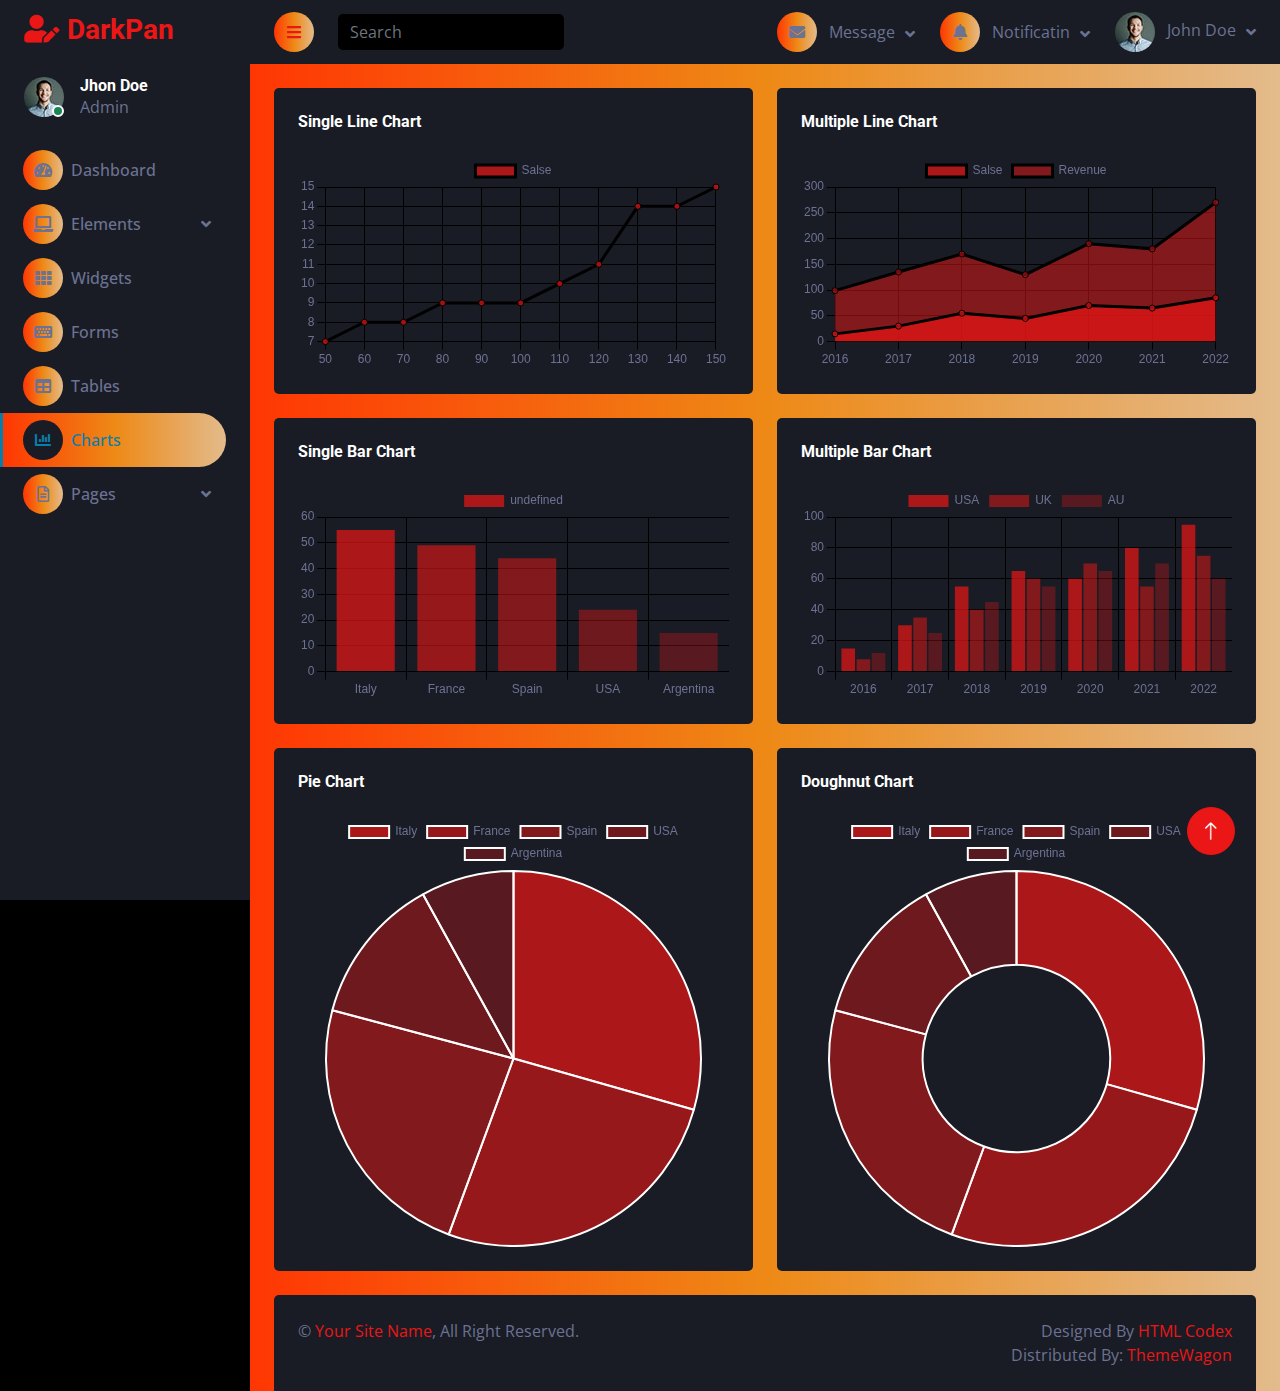
<file: darkpan-1.0.0/chart.html>
<!DOCTYPE html>
<html lang="en">

<head>
    <meta charset="utf-8">
    <title>DarkPan - Bootstrap 5 Admin Template</title>
    <meta content="width=device-width, initial-scale=1.0" name="viewport">
    <meta content="" name="keywords">
    <meta content="" name="description">

    <!-- Favicon -->
    <link href="img/favicon.ico" rel="icon">

    <!-- Google Web Fonts -->
    <link rel="preconnect" href="https://fonts.googleapis.com">
    <link rel="preconnect" href="https://fonts.gstatic.com" crossorigin>
    <link href="https://fonts.googleapis.com/css2?family=Open+Sans:wght@400;600&family=Roboto:wght@500;700&display=swap" rel="stylesheet"> 
    
    <!-- Icon Font Stylesheet -->
    <link href="https://cdnjs.cloudflare.com/ajax/libs/font-awesome/5.10.0/css/all.min.css" rel="stylesheet">
    <link href="https://cdn.jsdelivr.net/npm/bootstrap-icons@1.4.1/font/bootstrap-icons.css" rel="stylesheet">

    <!-- Libraries Stylesheet -->
    <link href="lib/owlcarousel/assets/owl.carousel.min.css" rel="stylesheet">
    <link href="lib/tempusdominus/css/tempusdominus-bootstrap-4.min.css" rel="stylesheet" />

    <!-- Customized Bootstrap Stylesheet -->
    <link href="css/bootstrap.min.css" rel="stylesheet">

    <!-- Template Stylesheet -->
    <link href="css/style.css" rel="stylesheet">
</head>

<body>
    <div class="container-fluid position-relative d-flex p-0">
        <!-- Spinner Start -->
        <div id="spinner" class="show bg-dark position-fixed translate-middle w-100 vh-100 top-50 start-50 d-flex align-items-center justify-content-center">
            <div class="spinner-border text-primary" style="width: 3rem; height: 3rem;" role="status">
                <span class="sr-only">Loading...</span>
            </div>
        </div>
        <!-- Spinner End -->


        <!-- Sidebar Start -->
        <div class="sidebar pe-4 pb-3">
            <nav class="navbar bg-secondary navbar-dark">
                <a href="index.html" class="navbar-brand mx-4 mb-3">
                    <h3 class="text-primary"><i class="fa fa-user-edit me-2"></i>DarkPan</h3>
                </a>
                <div class="d-flex align-items-center ms-4 mb-4">
                    <div class="position-relative">
                        <img class="rounded-circle" src="img/user.jpg" alt="" style="width: 40px; height: 40px;">
                        <div class="bg-success rounded-circle border border-2 border-white position-absolute end-0 bottom-0 p-1"></div>
                    </div>
                    <div class="ms-3">
                        <h6 class="mb-0">Jhon Doe</h6>
                        <span>Admin</span>
                    </div>
                </div>
                <div class="navbar-nav w-100">
                    <a href="index.html" class="nav-item nav-link"><i class="fa fa-tachometer-alt me-2"></i>Dashboard</a>
                    <div class="nav-item dropdown">
                        <a href="#" class="nav-link dropdown-toggle" data-bs-toggle="dropdown"><i class="fa fa-laptop me-2"></i>Elements</a>
                        <div class="dropdown-menu bg-transparent border-0">
                            <a href="button.html" class="dropdown-item">Buttons</a>
                            <a href="typography.html" class="dropdown-item">Typography</a>
                            <a href="element.html" class="dropdown-item">Other Elements</a>
                        </div>
                    </div>
                    <a href="widget.html" class="nav-item nav-link"><i class="fa fa-th me-2"></i>Widgets</a>
                    <a href="form.html" class="nav-item nav-link"><i class="fa fa-keyboard me-2"></i>Forms</a>
                    <a href="table.html" class="nav-item nav-link"><i class="fa fa-table me-2"></i>Tables</a>
                    <a href="chart.html" class="nav-item nav-link active"><i class="fa fa-chart-bar me-2"></i>Charts</a>
                    <div class="nav-item dropdown">
                        <a href="#" class="nav-link dropdown-toggle" data-bs-toggle="dropdown"><i class="far fa-file-alt me-2"></i>Pages</a>
                        <div class="dropdown-menu bg-transparent border-0">
                            <a href="signin.html" class="dropdown-item">Sign In</a>
                            <a href="signup.html" class="dropdown-item">Sign Up</a>
                            <a href="404.html" class="dropdown-item">404 Error</a>
                            <a href="blank.html" class="dropdown-item">Blank Page</a>
                        </div>
                    </div>
                </div>
            </nav>
        </div>
        <!-- Sidebar End -->


        <!-- Content Start -->
        <div class="content">
            <!-- Navbar Start -->
            <nav class="navbar navbar-expand bg-secondary navbar-dark sticky-top px-4 py-0">
                <a href="index.html" class="navbar-brand d-flex d-lg-none me-4">
                    <h2 class="text-primary mb-0"><i class="fa fa-user-edit"></i></h2>
                </a>
                <a href="#" class="sidebar-toggler flex-shrink-0">
                    <i class="fa fa-bars"></i>
                </a>
                <form class="d-none d-md-flex ms-4">
                    <input class="form-control bg-dark border-0" type="search" placeholder="Search">
                </form>
                <div class="navbar-nav align-items-center ms-auto">
                    <div class="nav-item dropdown">
                        <a href="#" class="nav-link dropdown-toggle" data-bs-toggle="dropdown">
                            <i class="fa fa-envelope me-lg-2"></i>
                            <span class="d-none d-lg-inline-flex">Message</span>
                        </a>
                        <div class="dropdown-menu dropdown-menu-end bg-secondary border-0 rounded-0 rounded-bottom m-0">
                            <a href="#" class="dropdown-item">
                                <div class="d-flex align-items-center">
                                    <img class="rounded-circle" src="img/user.jpg" alt="" style="width: 40px; height: 40px;">
                                    <div class="ms-2">
                                        <h6 class="fw-normal mb-0">Jhon send you a message</h6>
                                        <small>15 minutes ago</small>
                                    </div>
                                </div>
                            </a>
                            <hr class="dropdown-divider">
                            <a href="#" class="dropdown-item">
                                <div class="d-flex align-items-center">
                                    <img class="rounded-circle" src="img/user.jpg" alt="" style="width: 40px; height: 40px;">
                                    <div class="ms-2">
                                        <h6 class="fw-normal mb-0">Jhon send you a message</h6>
                                        <small>15 minutes ago</small>
                                    </div>
                                </div>
                            </a>
                            <hr class="dropdown-divider">
                            <a href="#" class="dropdown-item">
                                <div class="d-flex align-items-center">
                                    <img class="rounded-circle" src="img/user.jpg" alt="" style="width: 40px; height: 40px;">
                                    <div class="ms-2">
                                        <h6 class="fw-normal mb-0">Jhon send you a message</h6>
                                        <small>15 minutes ago</small>
                                    </div>
                                </div>
                            </a>
                            <hr class="dropdown-divider">
                            <a href="#" class="dropdown-item text-center">See all message</a>
                        </div>
                    </div>
                    <div class="nav-item dropdown">
                        <a href="#" class="nav-link dropdown-toggle" data-bs-toggle="dropdown">
                            <i class="fa fa-bell me-lg-2"></i>
                            <span class="d-none d-lg-inline-flex">Notificatin</span>
                        </a>
                        <div class="dropdown-menu dropdown-menu-end bg-secondary border-0 rounded-0 rounded-bottom m-0">
                            <a href="#" class="dropdown-item">
                                <h6 class="fw-normal mb-0">Profile updated</h6>
                                <small>15 minutes ago</small>
                            </a>
                            <hr class="dropdown-divider">
                            <a href="#" class="dropdown-item">
                                <h6 class="fw-normal mb-0">New user added</h6>
                                <small>15 minutes ago</small>
                            </a>
                            <hr class="dropdown-divider">
                            <a href="#" class="dropdown-item">
                                <h6 class="fw-normal mb-0">Password changed</h6>
                                <small>15 minutes ago</small>
                            </a>
                            <hr class="dropdown-divider">
                            <a href="#" class="dropdown-item text-center">See all notifications</a>
                        </div>
                    </div>
                    <div class="nav-item dropdown">
                        <a href="#" class="nav-link dropdown-toggle" data-bs-toggle="dropdown">
                            <img class="rounded-circle me-lg-2" src="img/user.jpg" alt="" style="width: 40px; height: 40px;">
                            <span class="d-none d-lg-inline-flex">John Doe</span>
                        </a>
                        <div class="dropdown-menu dropdown-menu-end bg-secondary border-0 rounded-0 rounded-bottom m-0">
                            <a href="#" class="dropdown-item">My Profile</a>
                            <a href="#" class="dropdown-item">Settings</a>
                            <a href="#" class="dropdown-item">Log Out</a>
                        </div>
                    </div>
                </div>
            </nav>
            <!-- Navbar End -->


            <!-- Chart Start -->
            <div class="container-fluid pt-4 px-4">
                <div class="row g-4">
                    <div class="col-sm-12 col-xl-6">
                        <div class="bg-secondary rounded h-100 p-4">
                            <h6 class="mb-4">Single Line Chart</h6>
                            <canvas id="line-chart"></canvas>
                        </div>
                    </div>
                    <div class="col-sm-12 col-xl-6">
                        <div class="bg-secondary rounded h-100 p-4">
                            <h6 class="mb-4">Multiple Line Chart</h6>
                            <canvas id="salse-revenue"></canvas>
                        </div>
                    </div>
                    <div class="col-sm-12 col-xl-6">
                        <div class="bg-secondary rounded h-100 p-4">
                            <h6 class="mb-4">Single Bar Chart</h6>
                            <canvas id="bar-chart"></canvas>
                        </div>
                    </div>
                    <div class="col-sm-12 col-xl-6">
                        <div class="bg-secondary rounded h-100 p-4">
                            <h6 class="mb-4">Multiple Bar Chart</h6>
                            <canvas id="worldwide-sales"></canvas>
                        </div>
                    </div>
                    <div class="col-sm-12 col-xl-6">
                        <div class="bg-secondary rounded h-100 p-4">
                            <h6 class="mb-4">Pie Chart</h6>
                            <canvas id="pie-chart"></canvas>
                        </div>
                    </div>
                    <div class="col-sm-12 col-xl-6">
                        <div class="bg-secondary rounded h-100 p-4">
                            <h6 class="mb-4">Doughnut Chart</h6>
                            <canvas id="doughnut-chart"></canvas>
                        </div>
                    </div>
                </div>
            </div>
            <!-- Chart End -->


            <!-- Footer Start -->
            <div class="container-fluid pt-4 px-4">
                <div class="bg-secondary rounded-top p-4">
                    <div class="row">
                        <div class="col-12 col-sm-6 text-center text-sm-start">
                            &copy; <a href="#">Your Site Name</a>, All Right Reserved. 
                        </div>
                        <div class="col-12 col-sm-6 text-center text-sm-end">
                            <!--/*** This template is free as long as you keep the footer author’s credit link/attribution link/backlink. If you'd like to use the template without the footer author’s credit link/attribution link/backlink, you can purchase the Credit Removal License from "https://htmlcodex.com/credit-removal". Thank you for your support. ***/-->
                            Designed By <a href="https://htmlcodex.com">HTML Codex</a>
                            <br>Distributed By: <a href="https://themewagon.com" target="_blank">ThemeWagon</a>
                        </div>
                    </div>
                </div>
            </div>
            <!-- Footer End -->
        </div>
        <!-- Content End -->


        <!-- Back to Top -->
        <a href="#" class="btn btn-lg btn-primary btn-lg-square back-to-top"><i class="bi bi-arrow-up"></i></a>
    </div>

    <!-- JavaScript Libraries -->
    <script src="https://code.jquery.com/jquery-3.4.1.min.js"></script>
    <script src="https://cdn.jsdelivr.net/npm/bootstrap@5.0.0/dist/js/bootstrap.bundle.min.js"></script>
    <script src="lib/chart/chart.min.js"></script>
    <script src="lib/easing/easing.min.js"></script>
    <script src="lib/waypoints/waypoints.min.js"></script>
    <script src="lib/owlcarousel/owl.carousel.min.js"></script>
    <script src="lib/tempusdominus/js/moment.min.js"></script>
    <script src="lib/tempusdominus/js/moment-timezone.min.js"></script>
    <script src="lib/tempusdominus/js/tempusdominus-bootstrap-4.min.js"></script>

    <!-- Template Javascript -->
    <script src="js/main.js"></script>
</body>

</html>
</file>
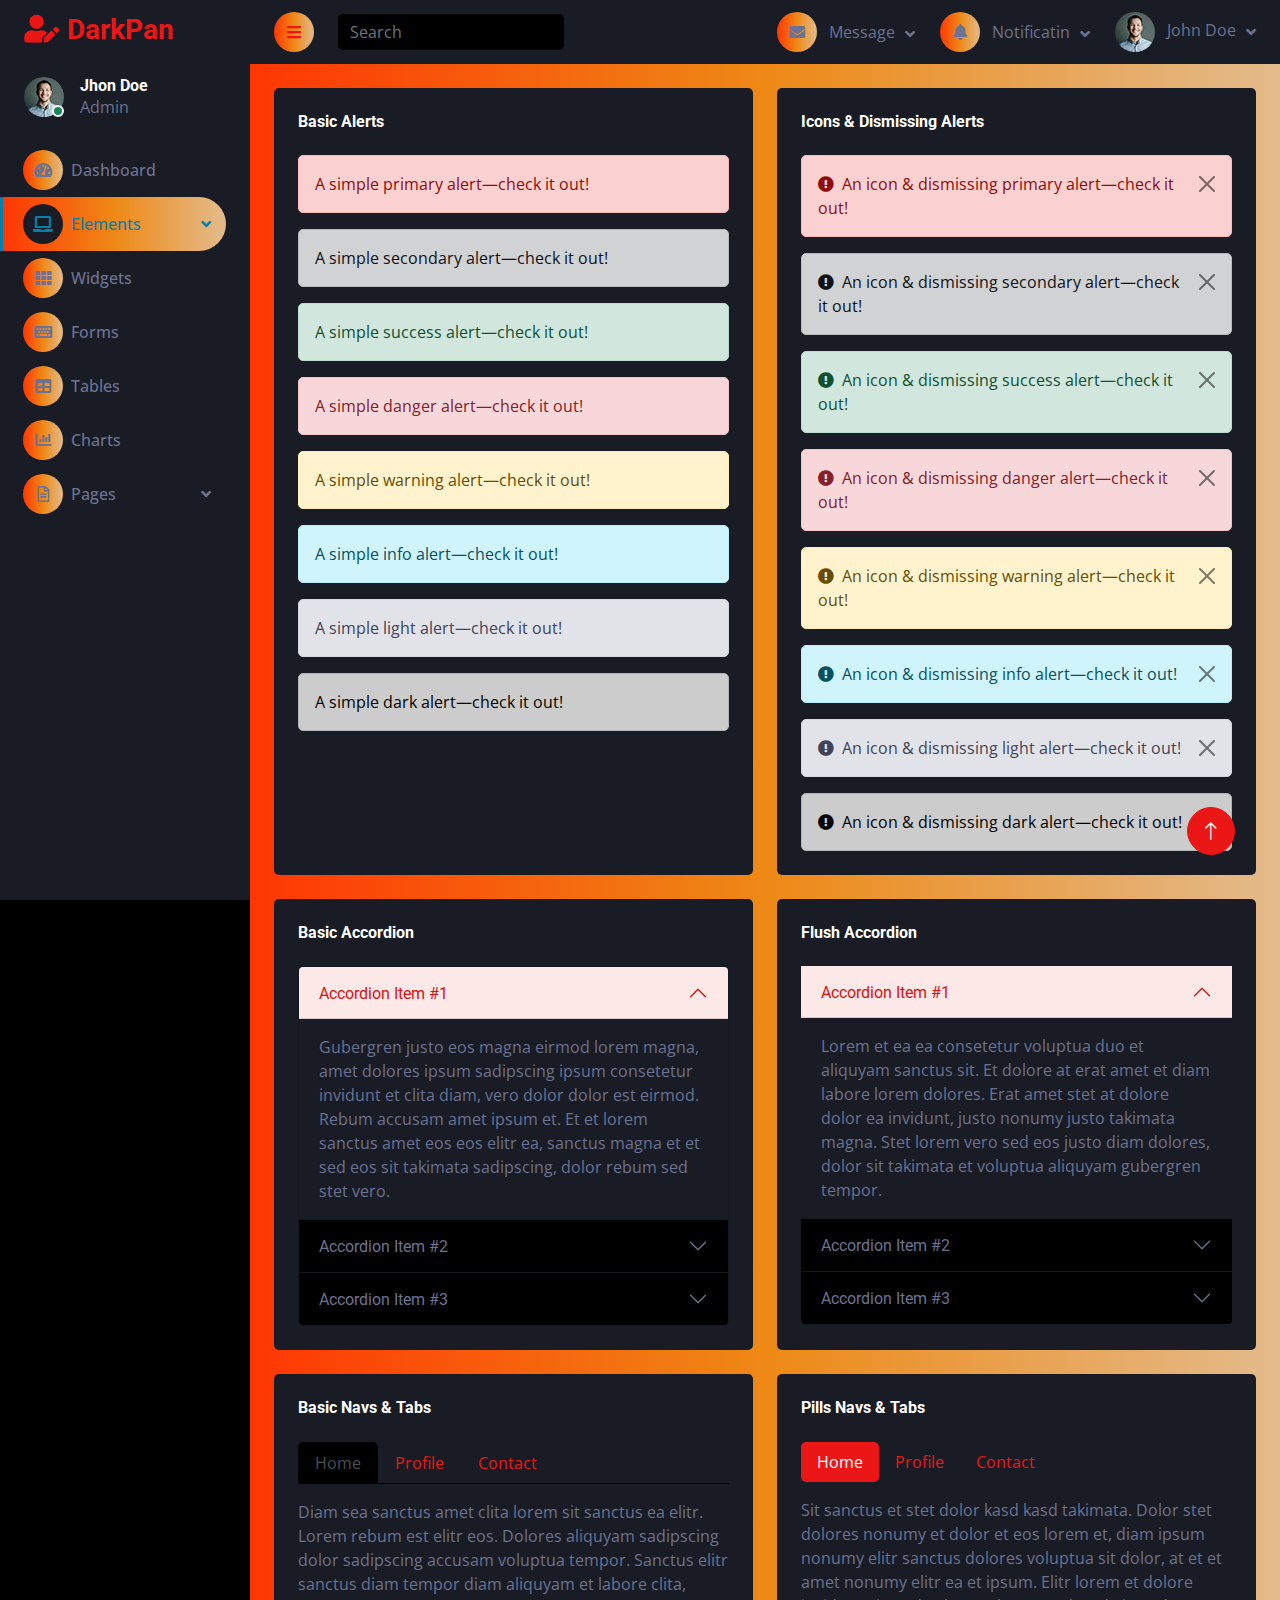
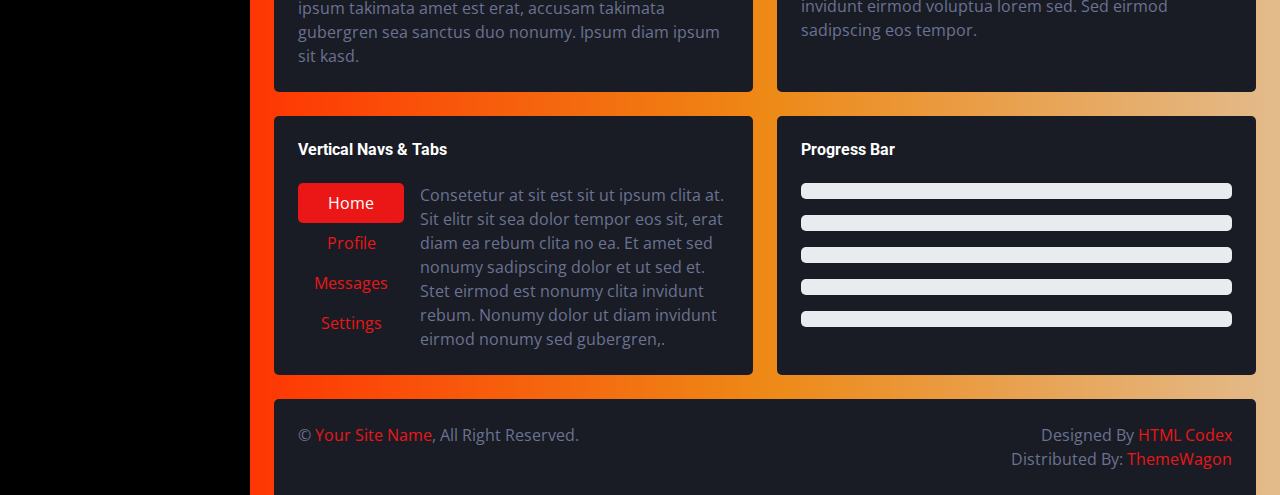
<file: darkpan-1.0.0/element.html>
<!DOCTYPE html>
<html lang="en">

<head>
    <meta charset="utf-8">
    <title>DarkPan - Bootstrap 5 Admin Template</title>
    <meta content="width=device-width, initial-scale=1.0" name="viewport">
    <meta content="" name="keywords">
    <meta content="" name="description">

    <!-- Favicon -->
    <link href="img/favicon.ico" rel="icon">

    <!-- Google Web Fonts -->
    <link rel="preconnect" href="https://fonts.googleapis.com">
    <link rel="preconnect" href="https://fonts.gstatic.com" crossorigin>
    <link href="https://fonts.googleapis.com/css2?family=Open+Sans:wght@400;600&family=Roboto:wght@500;700&display=swap" rel="stylesheet"> 
    
    <!-- Icon Font Stylesheet -->
    <link href="https://cdnjs.cloudflare.com/ajax/libs/font-awesome/5.10.0/css/all.min.css" rel="stylesheet">
    <link href="https://cdn.jsdelivr.net/npm/bootstrap-icons@1.4.1/font/bootstrap-icons.css" rel="stylesheet">

    <!-- Libraries Stylesheet -->
    <link href="lib/owlcarousel/assets/owl.carousel.min.css" rel="stylesheet">
    <link href="lib/tempusdominus/css/tempusdominus-bootstrap-4.min.css" rel="stylesheet" />

    <!-- Customized Bootstrap Stylesheet -->
    <link href="css/bootstrap.min.css" rel="stylesheet">

    <!-- Template Stylesheet -->
    <link href="css/style.css" rel="stylesheet">
</head>

<body>
    <div class="container-fluid position-relative d-flex p-0">
        <!-- Spinner Start -->
        <div id="spinner" class="show bg-dark position-fixed translate-middle w-100 vh-100 top-50 start-50 d-flex align-items-center justify-content-center">
            <div class="spinner-border text-primary" style="width: 3rem; height: 3rem;" role="status">
                <span class="sr-only">Loading...</span>
            </div>
        </div>
        <!-- Spinner End -->


        <!-- Sidebar Start -->
        <div class="sidebar pe-4 pb-3">
            <nav class="navbar bg-secondary navbar-dark">
                <a href="index.html" class="navbar-brand mx-4 mb-3">
                    <h3 class="text-primary"><i class="fa fa-user-edit me-2"></i>DarkPan</h3>
                </a>
                <div class="d-flex align-items-center ms-4 mb-4">
                    <div class="position-relative">
                        <img class="rounded-circle" src="img/user.jpg" alt="" style="width: 40px; height: 40px;">
                        <div class="bg-success rounded-circle border border-2 border-white position-absolute end-0 bottom-0 p-1"></div>
                    </div>
                    <div class="ms-3">
                        <h6 class="mb-0">Jhon Doe</h6>
                        <span>Admin</span>
                    </div>
                </div>
                <div class="navbar-nav w-100">
                    <a href="index.html" class="nav-item nav-link"><i class="fa fa-tachometer-alt me-2"></i>Dashboard</a>
                    <div class="nav-item dropdown">
                        <a href="#" class="nav-link dropdown-toggle active" data-bs-toggle="dropdown"><i class="fa fa-laptop me-2"></i>Elements</a>
                        <div class="dropdown-menu bg-transparent border-0">
                            <a href="button.html" class="dropdown-item">Buttons</a>
                            <a href="typography.html" class="dropdown-item">Typography</a>
                            <a href="element.html" class="dropdown-item active">Other Elements</a>
                        </div>
                    </div>
                    <a href="widget.html" class="nav-item nav-link"><i class="fa fa-th me-2"></i>Widgets</a>
                    <a href="form.html" class="nav-item nav-link"><i class="fa fa-keyboard me-2"></i>Forms</a>
                    <a href="table.html" class="nav-item nav-link"><i class="fa fa-table me-2"></i>Tables</a>
                    <a href="chart.html" class="nav-item nav-link"><i class="fa fa-chart-bar me-2"></i>Charts</a>
                    <div class="nav-item dropdown">
                        <a href="#" class="nav-link dropdown-toggle" data-bs-toggle="dropdown"><i class="far fa-file-alt me-2"></i>Pages</a>
                        <div class="dropdown-menu bg-transparent border-0">
                            <a href="signin.html" class="dropdown-item">Sign In</a>
                            <a href="signup.html" class="dropdown-item">Sign Up</a>
                            <a href="404.html" class="dropdown-item">404 Error</a>
                            <a href="blank.html" class="dropdown-item">Blank Page</a>
                        </div>
                    </div>
                </div>
            </nav>
        </div>
        <!-- Sidebar End -->


        <!-- Content Start -->
        <div class="content">
            <!-- Navbar Start -->
            <nav class="navbar navbar-expand bg-secondary navbar-dark sticky-top px-4 py-0">
                <a href="index.html" class="navbar-brand d-flex d-lg-none me-4">
                    <h2 class="text-primary mb-0"><i class="fa fa-user-edit"></i></h2>
                </a>
                <a href="#" class="sidebar-toggler flex-shrink-0">
                    <i class="fa fa-bars"></i>
                </a>
                <form class="d-none d-md-flex ms-4">
                    <input class="form-control bg-dark border-0" type="search" placeholder="Search">
                </form>
                <div class="navbar-nav align-items-center ms-auto">
                    <div class="nav-item dropdown">
                        <a href="#" class="nav-link dropdown-toggle" data-bs-toggle="dropdown">
                            <i class="fa fa-envelope me-lg-2"></i>
                            <span class="d-none d-lg-inline-flex">Message</span>
                        </a>
                        <div class="dropdown-menu dropdown-menu-end bg-secondary border-0 rounded-0 rounded-bottom m-0">
                            <a href="#" class="dropdown-item">
                                <div class="d-flex align-items-center">
                                    <img class="rounded-circle" src="img/user.jpg" alt="" style="width: 40px; height: 40px;">
                                    <div class="ms-2">
                                        <h6 class="fw-normal mb-0">Jhon send you a message</h6>
                                        <small>15 minutes ago</small>
                                    </div>
                                </div>
                            </a>
                            <hr class="dropdown-divider">
                            <a href="#" class="dropdown-item">
                                <div class="d-flex align-items-center">
                                    <img class="rounded-circle" src="img/user.jpg" alt="" style="width: 40px; height: 40px;">
                                    <div class="ms-2">
                                        <h6 class="fw-normal mb-0">Jhon send you a message</h6>
                                        <small>15 minutes ago</small>
                                    </div>
                                </div>
                            </a>
                            <hr class="dropdown-divider">
                            <a href="#" class="dropdown-item">
                                <div class="d-flex align-items-center">
                                    <img class="rounded-circle" src="img/user.jpg" alt="" style="width: 40px; height: 40px;">
                                    <div class="ms-2">
                                        <h6 class="fw-normal mb-0">Jhon send you a message</h6>
                                        <small>15 minutes ago</small>
                                    </div>
                                </div>
                            </a>
                            <hr class="dropdown-divider">
                            <a href="#" class="dropdown-item text-center">See all message</a>
                        </div>
                    </div>
                    <div class="nav-item dropdown">
                        <a href="#" class="nav-link dropdown-toggle" data-bs-toggle="dropdown">
                            <i class="fa fa-bell me-lg-2"></i>
                            <span class="d-none d-lg-inline-flex">Notificatin</span>
                        </a>
                        <div class="dropdown-menu dropdown-menu-end bg-secondary border-0 rounded-0 rounded-bottom m-0">
                            <a href="#" class="dropdown-item">
                                <h6 class="fw-normal mb-0">Profile updated</h6>
                                <small>15 minutes ago</small>
                            </a>
                            <hr class="dropdown-divider">
                            <a href="#" class="dropdown-item">
                                <h6 class="fw-normal mb-0">New user added</h6>
                                <small>15 minutes ago</small>
                            </a>
                            <hr class="dropdown-divider">
                            <a href="#" class="dropdown-item">
                                <h6 class="fw-normal mb-0">Password changed</h6>
                                <small>15 minutes ago</small>
                            </a>
                            <hr class="dropdown-divider">
                            <a href="#" class="dropdown-item text-center">See all notifications</a>
                        </div>
                    </div>
                    <div class="nav-item dropdown">
                        <a href="#" class="nav-link dropdown-toggle" data-bs-toggle="dropdown">
                            <img class="rounded-circle me-lg-2" src="img/user.jpg" alt="" style="width: 40px; height: 40px;">
                            <span class="d-none d-lg-inline-flex">John Doe</span>
                        </a>
                        <div class="dropdown-menu dropdown-menu-end bg-secondary border-0 rounded-0 rounded-bottom m-0">
                            <a href="#" class="dropdown-item">My Profile</a>
                            <a href="#" class="dropdown-item">Settings</a>
                            <a href="#" class="dropdown-item">Log Out</a>
                        </div>
                    </div>
                </div>
            </nav>
            <!-- Navbar End -->


            <!-- Other Elements Start -->
            <div class="container-fluid pt-4 px-4">
                <div class="row g-4">
                    <div class="col-sm-12 col-xl-6">
                        <div class="bg-secondary rounded h-100 p-4">
                            <h6 class="mb-4">Basic Alerts</h6>
                            <div class="alert alert-primary" role="alert">
                                A simple primary alert—check it out!
                            </div>
                            <div class="alert alert-secondary" role="alert">
                                A simple secondary alert—check it out!
                            </div>
                            <div class="alert alert-success" role="alert">
                                A simple success alert—check it out!
                            </div>
                            <div class="alert alert-danger" role="alert">
                                A simple danger alert—check it out!
                            </div>
                            <div class="alert alert-warning" role="alert">
                                A simple warning alert—check it out!
                            </div>
                            <div class="alert alert-info" role="alert">
                                A simple info alert—check it out!
                            </div>
                            <div class="alert alert-light" role="alert">
                                A simple light alert—check it out!
                            </div>
                            <div class="alert alert-dark mb-0" role="alert">
                                A simple dark alert—check it out!
                            </div>
                        </div>
                    </div>
                    <div class="col-sm-12 col-xl-6">
                        <div class="bg-secondary rounded h-100 p-4">
                            <h6 class="mb-4">Icons & Dismissing Alerts</h6>
                            <div class="alert alert-primary alert-dismissible fade show" role="alert">
                                <i class="fa fa-exclamation-circle me-2"></i>An icon & dismissing primary alert—check it out!
                                <button type="button" class="btn-close" data-bs-dismiss="alert" aria-label="Close"></button>
                            </div>
                            <div class="alert alert-secondary alert-dismissible fade show" role="alert">
                                <i class="fa fa-exclamation-circle me-2"></i>An icon & dismissing secondary alert—check it out!
                                <button type="button" class="btn-close" data-bs-dismiss="alert" aria-label="Close"></button>
                            </div>
                            <div class="alert alert-success alert-dismissible fade show" role="alert">
                                <i class="fa fa-exclamation-circle me-2"></i>An icon & dismissing success alert—check it out!
                                <button type="button" class="btn-close" data-bs-dismiss="alert" aria-label="Close"></button>
                            </div>
                            <div class="alert alert-danger alert-dismissible fade show" role="alert">
                                <i class="fa fa-exclamation-circle me-2"></i>An icon & dismissing danger alert—check it out!
                                <button type="button" class="btn-close" data-bs-dismiss="alert" aria-label="Close"></button>
                            </div>
                            <div class="alert alert-warning alert-dismissible fade show" role="alert">
                                <i class="fa fa-exclamation-circle me-2"></i>An icon & dismissing warning alert—check it out!
                                <button type="button" class="btn-close" data-bs-dismiss="alert" aria-label="Close"></button>
                            </div>
                            <div class="alert alert-info alert-dismissible fade show" role="alert">
                                <i class="fa fa-exclamation-circle me-2"></i>An icon & dismissing info alert—check it out!
                                <button type="button" class="btn-close" data-bs-dismiss="alert" aria-label="Close"></button>
                            </div>
                            <div class="alert alert-light alert-dismissible fade show" role="alert">
                                <i class="fa fa-exclamation-circle me-2"></i>An icon & dismissing light alert—check it out!
                                <button type="button" class="btn-close" data-bs-dismiss="alert" aria-label="Close"></button>
                            </div>
                            <div class="alert alert-dark alert-dismissible fade show mb-0" role="alert">
                                <i class="fa fa-exclamation-circle me-2"></i>An icon & dismissing dark alert—check it out!
                                <button type="button" class="btn-close" data-bs-dismiss="alert" aria-label="Close"></button>
                            </div>
                        </div>
                    </div>
                    <div class="col-sm-12 col-xl-6">
                        <div class="bg-secondary rounded h-100 p-4">
                            <h6 class="mb-4">Basic Accordion</h6>
                            <div class="accordion" id="accordionExample">
                                <div class="accordion-item bg-transparent">
                                    <h2 class="accordion-header" id="headingOne">
                                        <button class="accordion-button" type="button" data-bs-toggle="collapse"
                                            data-bs-target="#collapseOne" aria-expanded="true"
                                            aria-controls="collapseOne">
                                            Accordion Item #1
                                        </button>
                                    </h2>
                                    <div id="collapseOne" class="accordion-collapse collapse show"
                                        aria-labelledby="headingOne" data-bs-parent="#accordionExample">
                                        <div class="accordion-body">
                                            Gubergren justo eos magna eirmod lorem magna, amet dolores ipsum sadipscing ipsum consetetur invidunt et clita diam, vero dolor dolor est eirmod. Rebum accusam amet ipsum et. Et et lorem sanctus amet eos eos elitr ea, sanctus magna et et sed eos sit takimata sadipscing, dolor rebum sed stet vero.
                                        </div>
                                    </div>
                                </div>
                                <div class="accordion-item bg-transparent">
                                    <h2 class="accordion-header" id="headingTwo">
                                        <button class="accordion-button collapsed" type="button"
                                            data-bs-toggle="collapse" data-bs-target="#collapseTwo"
                                            aria-expanded="false" aria-controls="collapseTwo">
                                            Accordion Item #2
                                        </button>
                                    </h2>
                                    <div id="collapseTwo" class="accordion-collapse collapse"
                                        aria-labelledby="headingTwo" data-bs-parent="#accordionExample">
                                        <div class="accordion-body">
                                            Voluptua sit dolores consetetur ea et diam est et takimata. Et erat sadipscing dolores et stet diam ut ut diam, sit aliquyam no magna et dolore lorem dolor sit. Lorem lorem sed sed duo, eirmod sit diam ipsum sit erat, lorem sit dolor diam amet ea aliquyam tempor rebum invidunt,.
                                        </div>
                                    </div>
                                </div>
                                <div class="accordion-item bg-transparent">
                                    <h2 class="accordion-header" id="headingThree">
                                        <button class="accordion-button collapsed" type="button"
                                            data-bs-toggle="collapse" data-bs-target="#collapseThree"
                                            aria-expanded="false" aria-controls="collapseThree">
                                            Accordion Item #3
                                        </button>
                                    </h2>
                                    <div id="collapseThree" class="accordion-collapse collapse"
                                        aria-labelledby="headingThree" data-bs-parent="#accordionExample">
                                        <div class="accordion-body">
                                            Dolore eos dolor tempor justo sea eos amet eos kasd dolor, et diam tempor lorem dolores vero. Stet dolore gubergren nonumy diam. Consetetur sit takimata magna invidunt, dolore sea amet consetetur ea et rebum, invidunt et amet sit sea. Dolor eirmod sed magna sadipscing sadipscing lorem lorem sed, sit lorem.
                                        </div>
                                    </div>
                                </div>
                            </div>
                        </div>
                    </div>
                    <div class="col-sm-12 col-xl-6">
                        <div class="bg-secondary rounded h-100 p-4">
                            <h6 class="mb-4">Flush Accordion</h6>
                            <div class="accordion accordion-flush" id="accordionFlushExample">
                                <div class="accordion-item bg-transparent">
                                    <h2 class="accordion-header" id="flush-headingOne">
                                        <button class="accordion-button" type="button"
                                            data-bs-toggle="collapse" data-bs-target="#flush-collapseOne"
                                            aria-expanded="true" aria-controls="flush-collapseOne">
                                            Accordion Item #1
                                        </button>
                                    </h2>
                                    <div id="flush-collapseOne" class="accordion-collapse collapse show"
                                        aria-labelledby="flush-headingOne" data-bs-parent="#accordionFlushExample">
                                        <div class="accordion-body">
                                            Lorem et ea ea consetetur voluptua duo et aliquyam sanctus sit. Et dolore at erat amet et diam labore lorem dolores. Erat amet stet at dolore dolor ea invidunt, justo nonumy justo takimata magna. Stet lorem vero sed eos justo diam dolores, dolor sit takimata et voluptua aliquyam gubergren tempor.
                                        </div>
                                    </div>
                                </div>
                                <div class="accordion-item bg-transparent">
                                    <h2 class="accordion-header" id="flush-headingTwo">
                                        <button class="accordion-button collapsed" type="button"
                                            data-bs-toggle="collapse" data-bs-target="#flush-collapseTwo"
                                            aria-expanded="false" aria-controls="flush-collapseTwo">
                                            Accordion Item #2
                                        </button>
                                    </h2>
                                    <div id="flush-collapseTwo" class="accordion-collapse collapse"
                                        aria-labelledby="flush-headingTwo" data-bs-parent="#accordionFlushExample">
                                        <div class="accordion-body">
                                            Sea diam dolore aliquyam aliquyam diam et consetetur et. Accusam amet no invidunt invidunt et consetetur, magna ut nonumy kasd erat tempor dolor et. Diam magna dolor sed amet duo dolores magna vero. Amet sit sadipscing ea diam clita lorem sit. Vero et et et tempor diam. Ipsum eirmod sit.
                                        </div>
                                    </div>
                                </div>
                                <div class="accordion-item bg-transparent">
                                    <h2 class="accordion-header" id="flush-headingThree">
                                        <button class="accordion-button collapsed" type="button"
                                            data-bs-toggle="collapse" data-bs-target="#flush-collapseThree"
                                            aria-expanded="false" aria-controls="flush-collapseThree">
                                            Accordion Item #3
                                        </button>
                                    </h2>
                                    <div id="flush-collapseThree" class="accordion-collapse collapse"
                                        aria-labelledby="flush-headingThree" data-bs-parent="#accordionFlushExample">
                                        <div class="accordion-body">
                                            Sea sea sit sanctus magna gubergren kasd, magna justo ea lorem lorem. Elitr aliquyam ipsum clita consetetur duo at nonumy invidunt, invidunt eos dolore vero sit amet amet magna tempor clita, takimata diam justo stet erat et vero erat. Sit ipsum eirmod sea ut vero dolores sea clita nonumy, no.
                                        </div>
                                    </div>
                                </div>
                            </div>
                        </div>
                    </div>
                    <div class="col-sm-12 col-xl-6">
                        <div class="bg-secondary rounded h-100 p-4">
                            <h6 class="mb-4">Basic Navs & Tabs</h6>
                            <nav>
                                <div class="nav nav-tabs" id="nav-tab" role="tablist">
                                    <button class="nav-link active" id="nav-home-tab" data-bs-toggle="tab"
                                        data-bs-target="#nav-home" type="button" role="tab" aria-controls="nav-home"
                                        aria-selected="true">Home</button>
                                    <button class="nav-link" id="nav-profile-tab" data-bs-toggle="tab"
                                        data-bs-target="#nav-profile" type="button" role="tab"
                                        aria-controls="nav-profile" aria-selected="false">Profile</button>
                                    <button class="nav-link" id="nav-contact-tab" data-bs-toggle="tab"
                                        data-bs-target="#nav-contact" type="button" role="tab"
                                        aria-controls="nav-contact" aria-selected="false">Contact</button>
                                </div>
                            </nav>
                            <div class="tab-content pt-3" id="nav-tabContent">
                                <div class="tab-pane fade show active" id="nav-home" role="tabpanel" aria-labelledby="nav-home-tab">
                                    Diam sea sanctus amet clita lorem sit sanctus ea elitr. Lorem rebum est elitr eos. Dolores aliquyam sadipscing dolor sadipscing accusam voluptua tempor. Sanctus elitr sanctus diam tempor diam aliquyam et labore clita, ipsum takimata amet est erat, accusam takimata gubergren sea sanctus duo nonumy. Ipsum diam ipsum sit kasd.
                                </div>
                                <div class="tab-pane fade" id="nav-profile" role="tabpanel" aria-labelledby="nav-profile-tab">
                                    Sanctus vero sit kasd sea gubergren takimata consetetur elitr elitr, consetetur sadipscing takimata ipsum dolores. Accusam duo accusam et labore ea elitr ipsum tempor sit, dolore aliquyam ipsum sit amet sit. Et dolore ipsum labore invidunt rebum. Sed dolore gubergren sanctus vero diam lorem rebum elitr, erat diam dolor clita.
                                </div>
                                <div class="tab-pane fade" id="nav-contact" role="tabpanel" aria-labelledby="nav-contact-tab">
                                    Sit consetetur eirmod lorem ea magna sadipscing ipsum elitr invidunt, dolores lorem erat ipsum ut aliquyam eos lorem sed. Nonumy aliquyam ea justo eos dolores dolores duo dolores. Aliquyam dolor sea dolores sit takimata no erat vero. At lorem justo tempor lorem duo, stet kasd aliquyam ipsum voluptua labore at.
                                </div>
                            </div>
                        </div>
                    </div>
                    <div class="col-sm-12 col-xl-6">
                        <div class="bg-secondary rounded h-100 p-4">
                            <h6 class="mb-4">Pills Navs & Tabs</h6>
                            <ul class="nav nav-pills mb-3" id="pills-tab" role="tablist">
                                <li class="nav-item" role="presentation">
                                    <button class="nav-link active" id="pills-home-tab" data-bs-toggle="pill"
                                        data-bs-target="#pills-home" type="button" role="tab" aria-controls="pills-home"
                                        aria-selected="true">Home</button>
                                </li>
                                <li class="nav-item" role="presentation">
                                    <button class="nav-link" id="pills-profile-tab" data-bs-toggle="pill"
                                        data-bs-target="#pills-profile" type="button" role="tab"
                                        aria-controls="pills-profile" aria-selected="false">Profile</button>
                                </li>
                                <li class="nav-item" role="presentation">
                                    <button class="nav-link" id="pills-contact-tab" data-bs-toggle="pill"
                                        data-bs-target="#pills-contact" type="button" role="tab"
                                        aria-controls="pills-contact" aria-selected="false">Contact</button>
                                </li>
                            </ul>
                            <div class="tab-content" id="pills-tabContent">
                                <div class="tab-pane fade show active" id="pills-home" role="tabpanel" aria-labelledby="pills-home-tab">
                                    Sit sanctus et stet dolor kasd kasd takimata. Dolor stet dolores nonumy et dolor et eos lorem et, diam ipsum nonumy elitr sanctus dolores voluptua sit dolor, at et et amet nonumy elitr ea et ipsum. Elitr lorem et dolore invidunt eirmod voluptua lorem sed. Sed eirmod sadipscing eos tempor.
                                </div>
                                <div class="tab-pane fade" id="pills-profile" role="tabpanel" aria-labelledby="pills-profile-tab">
                                    Invidunt rebum voluptua lorem eirmod dolore. Amet no sed sanctus lorem ea. Nonumy sit stet sit magna. Rebum rebum ipsum clita erat consetetur, sit dolor sit clita et amet. Est et clita dolore takimata, sea dolores tempor erat consetetur lorem. Consetetur sea sadipscing dolor et dolores et stet, tempor elitr.
                                </div>
                                <div class="tab-pane fade" id="pills-contact" role="tabpanel" aria-labelledby="pills-contact-tab">
                                    Et diam et est sed vero ipsum voluptua dolor et, sit eos justo ipsum no ipsum amet sed aliquyam dolore, ut ipsum sanctus et consetetur. Sit ea sit clita lorem ea gubergren. Et dolore vero sanctus voluptua ipsum sadipscing amet at. Et sed dolore voluptua dolor eos tempor, erat amet.
                                </div>
                            </div>
                        </div>
                    </div>
                    <div class="col-sm-12 col-xl-6">
                        <div class="bg-secondary rounded h-100 p-4">
                            <h6 class="mb-4">Vertical Navs & Tabs</h6>
                            <div class="d-flex align-items-start">
                                <div class="nav flex-column nav-pills me-3" id="v-pills-tab" role="tablist"
                                    aria-orientation="vertical">
                                    <button class="nav-link active" id="v-pills-home-tab" data-bs-toggle="pill"
                                        data-bs-target="#v-pills-home" type="button" role="tab"
                                        aria-controls="v-pills-home" aria-selected="true">Home</button>
                                    <button class="nav-link" id="v-pills-profile-tab" data-bs-toggle="pill"
                                        data-bs-target="#v-pills-profile" type="button" role="tab"
                                        aria-controls="v-pills-profile" aria-selected="false">Profile</button>
                                    <button class="nav-link" id="v-pills-messages-tab" data-bs-toggle="pill"
                                        data-bs-target="#v-pills-messages" type="button" role="tab"
                                        aria-controls="v-pills-messages" aria-selected="false">Messages</button>
                                    <button class="nav-link" id="v-pills-settings-tab" data-bs-toggle="pill"
                                        data-bs-target="#v-pills-settings" type="button" role="tab"
                                        aria-controls="v-pills-settings" aria-selected="false">Settings</button>
                                </div>
                                <div class="tab-content" id="v-pills-tabContent">
                                    <div class="tab-pane fade show active" id="v-pills-home" role="tabpanel" aria-labelledby="v-pills-home-tab">
                                        Consetetur at sit est sit ut ipsum clita at. Sit elitr sit sea dolor tempor eos sit, erat diam ea rebum clita no ea. Et amet sed nonumy sadipscing dolor et ut sed et. Stet eirmod est nonumy clita invidunt rebum. Nonumy dolor ut diam invidunt eirmod nonumy sed gubergren,.
                                    </div>
                                    <div class="tab-pane fade" id="v-pills-profile" role="tabpanel" aria-labelledby="v-pills-profile-tab">
                                        Tempor et kasd accusam duo et dolor no accusam dolore, dolor sed voluptua duo no, sit et stet lorem dolor ipsum tempor consetetur vero, consetetur est eos sit eirmod erat diam accusam sadipscing sit. Takimata erat ea eirmod tempor elitr dolore sadipscing kasd justo, elitr tempor sed eos sadipscing magna.
                                    </div>
                                    <div class="tab-pane fade" id="v-pills-messages" role="tabpanel" aria-labelledby="v-pills-messages-tab">
                                        Sed kasd kasd ea clita sed lorem amet tempor est voluptua, labore stet dolores gubergren clita lorem sed nonumy at. Dolores et ut erat voluptua. Est voluptua stet accusam rebum, elitr amet sit takimata sea eirmod. Sanctus elitr amet sit dolore sea stet et ut. Dolor et sanctus elitr ut.
                                    </div>
                                    <div class="tab-pane fade" id="v-pills-settings" role="tabpanel" aria-labelledby="v-pills-settings-tab">
                                        Sit et vero kasd sea et at, aliquyam takimata et et est, labore et takimata sed ut stet sanctus, nonumy dolor invidunt sit labore et, amet et dolor sit dolor tempor et dolor ipsum nonumy, accusam clita sadipscing ut et labore labore est, dolore accusam vero at est sit. Invidunt.
                                    </div>
                                </div>
                            </div>
                        </div>
                    </div>
                    <div class="col-sm-12 col-xl-6">
                        <div class="bg-secondary rounded h-100 p-4">
                            <h6 class="mb-4">Progress Bar</h6>
                            <div class="pg-bar mb-3">
                                <div class="progress">
                                    <div class="progress-bar progress-bar-striped" role="progressbar" aria-valuenow="10" aria-valuemin="0" aria-valuemax="100"></div>
                                </div>
                            </div>
                            <div class="pg-bar mb-3">
                                <div class="progress">
                                    <div class="progress-bar progress-bar-striped bg-success" role="progressbar" aria-valuenow="25" aria-valuemin="0" aria-valuemax="100"></div>
                                </div>
                            </div>
                            <div class="pg-bar mb-3">
                                <div class="progress">
                                    <div class="progress-bar progress-bar-striped bg-info" role="progressbar" aria-valuenow="50" aria-valuemin="0" aria-valuemax="100"></div>
                                </div>
                            </div>
                            <div class="pg-bar mb-3">
                                <div class="progress">
                                    <div class="progress-bar progress-bar-striped bg-warning" role="progressbar" aria-valuenow="75" aria-valuemin="0" aria-valuemax="100"></div>
                                </div>
                            </div>
                            <div class="pg-bar mb-0">
                                <div class="progress">
                                    <div class="progress-bar progress-bar-striped bg-danger" role="progressbar" aria-valuenow="100" aria-valuemin="0" aria-valuemax="100"></div>
                                </div>
                            </div>
                        </div>
                    </div>
                </div>
            </div>
            <!-- Other Elements End -->


            <!-- Footer Start -->
            <div class="container-fluid pt-4 px-4">
                <div class="bg-secondary rounded-top p-4">
                    <div class="row">
                        <div class="col-12 col-sm-6 text-center text-sm-start">
                            &copy; <a href="#">Your Site Name</a>, All Right Reserved. 
                        </div>
                        <div class="col-12 col-sm-6 text-center text-sm-end">
                            <!--/*** This template is free as long as you keep the footer author’s credit link/attribution link/backlink. If you'd like to use the template without the footer author’s credit link/attribution link/backlink, you can purchase the Credit Removal License from "https://htmlcodex.com/credit-removal". Thank you for your support. ***/-->
                            Designed By <a href="https://htmlcodex.com">HTML Codex</a>
                            <br>Distributed By: <a href="https://themewagon.com" target="_blank">ThemeWagon</a>
                        </div>
                    </div>
                </div>
            </div>
            <!-- Footer End -->
        </div>
        <!-- Content End -->


        <!-- Back to Top -->
        <a href="#" class="btn btn-lg btn-primary btn-lg-square back-to-top"><i class="bi bi-arrow-up"></i></a>
    </div>

    <!-- JavaScript Libraries -->
    <script src="https://code.jquery.com/jquery-3.4.1.min.js"></script>
    <script src="https://cdn.jsdelivr.net/npm/bootstrap@5.0.0/dist/js/bootstrap.bundle.min.js"></script>
    <script src="lib/chart/chart.min.js"></script>
    <script src="lib/easing/easing.min.js"></script>
    <script src="lib/waypoints/waypoints.min.js"></script>
    <script src="lib/owlcarousel/owl.carousel.min.js"></script>
    <script src="lib/tempusdominus/js/moment.min.js"></script>
    <script src="lib/tempusdominus/js/moment-timezone.min.js"></script>
    <script src="lib/tempusdominus/js/tempusdominus-bootstrap-4.min.js"></script>

    <!-- Template Javascript -->
    <script src="js/main.js"></script>
</body>

</html>
</file>
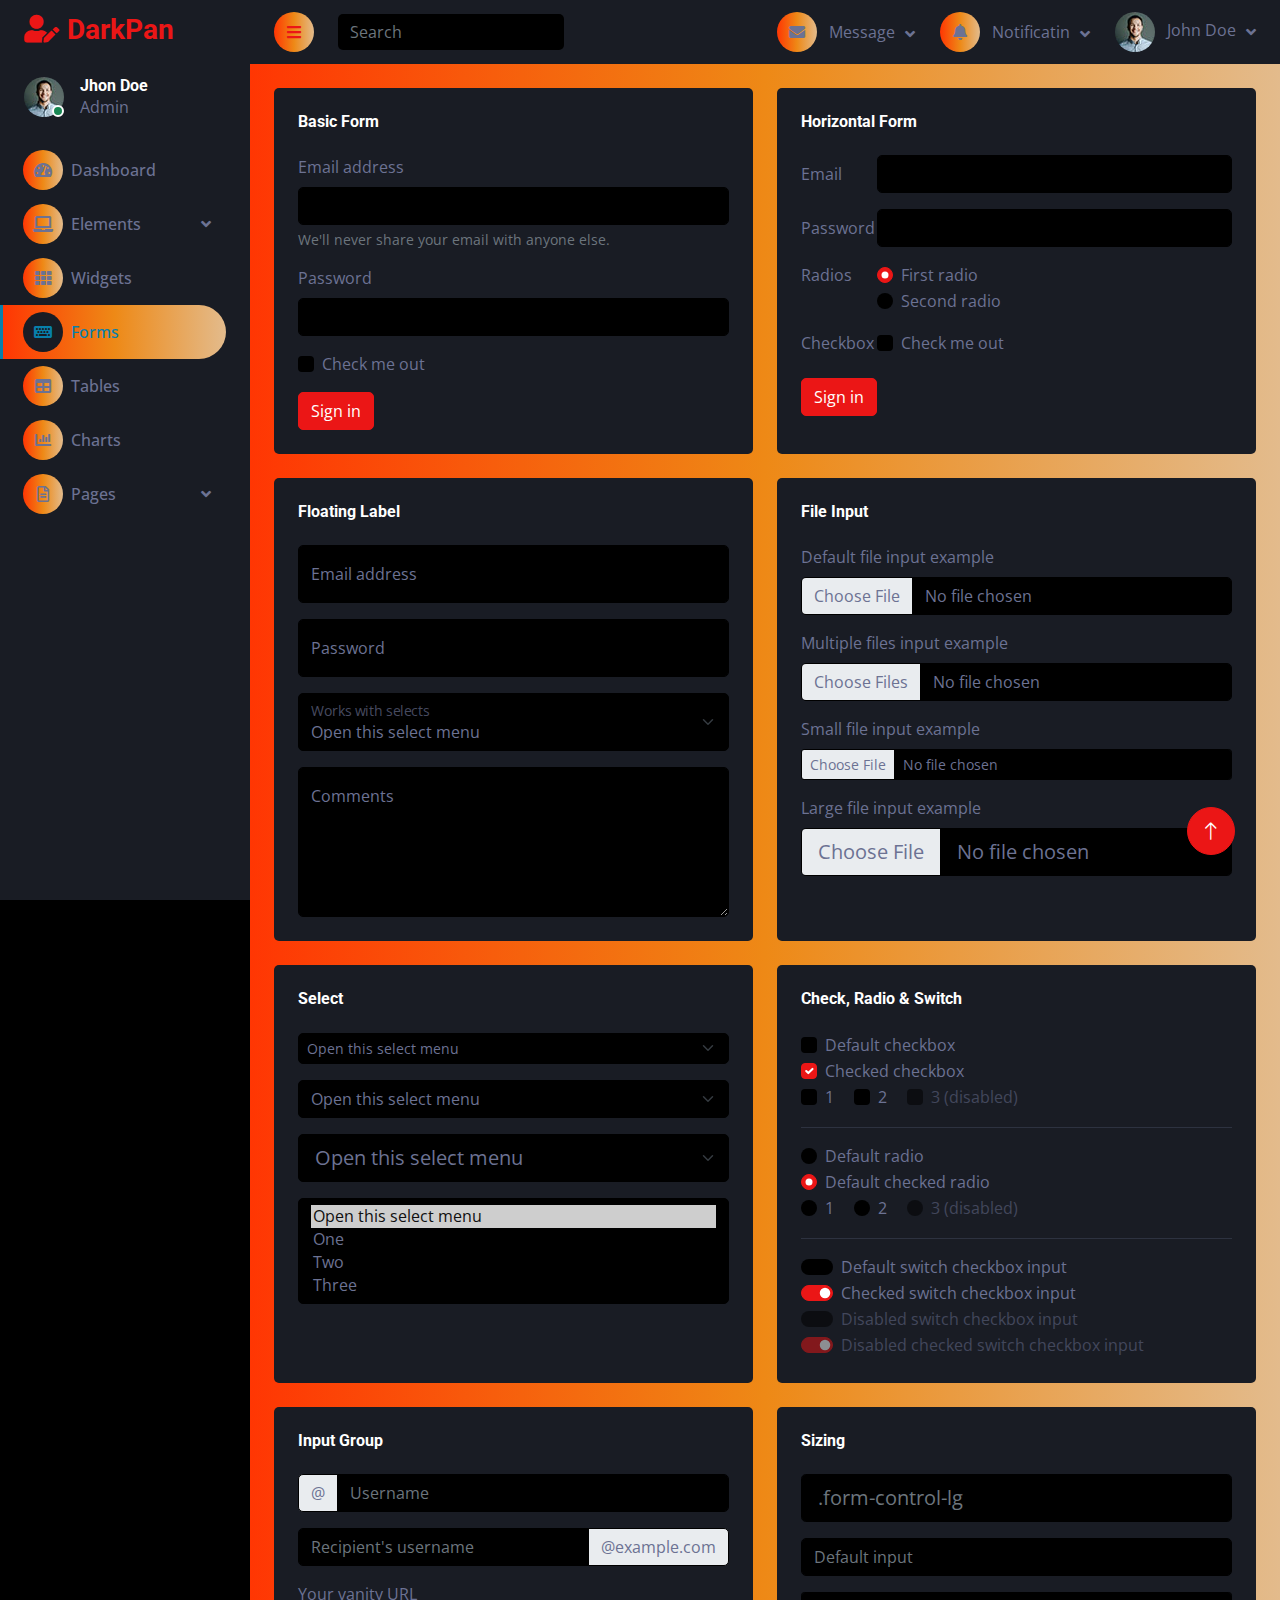
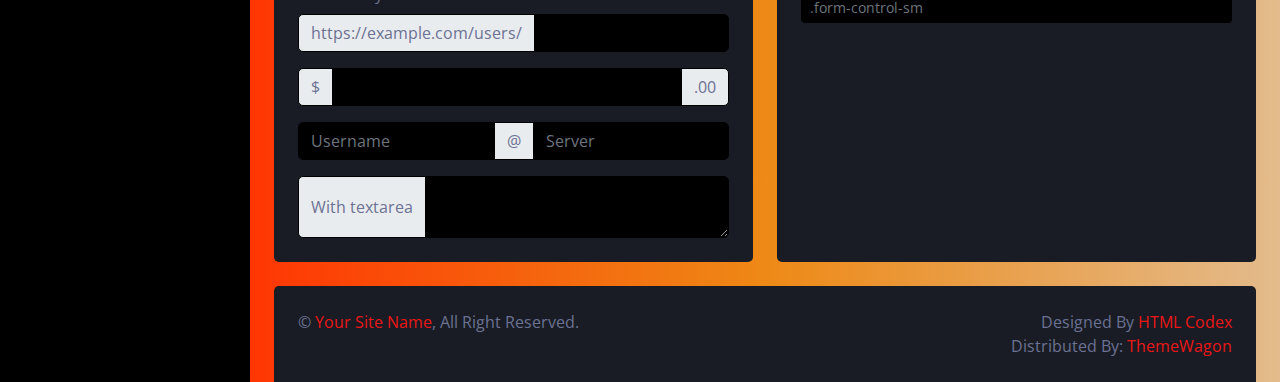
<file: darkpan-1.0.0/form.html>
<!DOCTYPE html>
<html lang="en">

<head>
    <meta charset="utf-8">
    <title>DarkPan - Bootstrap 5 Admin Template</title>
    <meta content="width=device-width, initial-scale=1.0" name="viewport">
    <meta content="" name="keywords">
    <meta content="" name="description">

    <!-- Favicon -->
    <link href="img/favicon.ico" rel="icon">

    <!-- Google Web Fonts -->
    <link rel="preconnect" href="https://fonts.googleapis.com">
    <link rel="preconnect" href="https://fonts.gstatic.com" crossorigin>
    <link href="https://fonts.googleapis.com/css2?family=Open+Sans:wght@400;600&family=Roboto:wght@500;700&display=swap" rel="stylesheet"> 
    
    <!-- Icon Font Stylesheet -->
    <link href="https://cdnjs.cloudflare.com/ajax/libs/font-awesome/5.10.0/css/all.min.css" rel="stylesheet">
    <link href="https://cdn.jsdelivr.net/npm/bootstrap-icons@1.4.1/font/bootstrap-icons.css" rel="stylesheet">

    <!-- Libraries Stylesheet -->
    <link href="lib/owlcarousel/assets/owl.carousel.min.css" rel="stylesheet">
    <link href="lib/tempusdominus/css/tempusdominus-bootstrap-4.min.css" rel="stylesheet" />

    <!-- Customized Bootstrap Stylesheet -->
    <link href="css/bootstrap.min.css" rel="stylesheet">

    <!-- Template Stylesheet -->
    <link href="css/style.css" rel="stylesheet">
</head>

<body>
    <div class="container-fluid position-relative d-flex p-0">
        <!-- Spinner Start -->
        <div id="spinner" class="show bg-dark position-fixed translate-middle w-100 vh-100 top-50 start-50 d-flex align-items-center justify-content-center">
            <div class="spinner-border text-primary" style="width: 3rem; height: 3rem;" role="status">
                <span class="sr-only">Loading...</span>
            </div>
        </div>
        <!-- Spinner End -->


        <!-- Sidebar Start -->
        <div class="sidebar pe-4 pb-3">
            <nav class="navbar bg-secondary navbar-dark">
                <a href="index.html" class="navbar-brand mx-4 mb-3">
                    <h3 class="text-primary"><i class="fa fa-user-edit me-2"></i>DarkPan</h3>
                </a>
                <div class="d-flex align-items-center ms-4 mb-4">
                    <div class="position-relative">
                        <img class="rounded-circle" src="img/user.jpg" alt="" style="width: 40px; height: 40px;">
                        <div class="bg-success rounded-circle border border-2 border-white position-absolute end-0 bottom-0 p-1"></div>
                    </div>
                    <div class="ms-3">
                        <h6 class="mb-0">Jhon Doe</h6>
                        <span>Admin</span>
                    </div>
                </div>
                <div class="navbar-nav w-100">
                    <a href="index.html" class="nav-item nav-link"><i class="fa fa-tachometer-alt me-2"></i>Dashboard</a>
                    <div class="nav-item dropdown">
                        <a href="#" class="nav-link dropdown-toggle" data-bs-toggle="dropdown"><i class="fa fa-laptop me-2"></i>Elements</a>
                        <div class="dropdown-menu bg-transparent border-0">
                            <a href="button.html" class="dropdown-item">Buttons</a>
                            <a href="typography.html" class="dropdown-item">Typography</a>
                            <a href="element.html" class="dropdown-item">Other Elements</a>
                        </div>
                    </div>
                    <a href="widget.html" class="nav-item nav-link"><i class="fa fa-th me-2"></i>Widgets</a>
                    <a href="form.html" class="nav-item nav-link active"><i class="fa fa-keyboard me-2"></i>Forms</a>
                    <a href="table.html" class="nav-item nav-link"><i class="fa fa-table me-2"></i>Tables</a>
                    <a href="chart.html" class="nav-item nav-link"><i class="fa fa-chart-bar me-2"></i>Charts</a>
                    <div class="nav-item dropdown">
                        <a href="#" class="nav-link dropdown-toggle" data-bs-toggle="dropdown"><i class="far fa-file-alt me-2"></i>Pages</a>
                        <div class="dropdown-menu bg-transparent border-0">
                            <a href="signin.html" class="dropdown-item">Sign In</a>
                            <a href="signup.html" class="dropdown-item">Sign Up</a>
                            <a href="404.html" class="dropdown-item">404 Error</a>
                            <a href="blank.html" class="dropdown-item">Blank Page</a>
                        </div>
                    </div>
                </div>
            </nav>
        </div>
        <!-- Sidebar End -->


        <!-- Content Start -->
        <div class="content">
            <!-- Navbar Start -->
            <nav class="navbar navbar-expand bg-secondary navbar-dark sticky-top px-4 py-0">
                <a href="index.html" class="navbar-brand d-flex d-lg-none me-4">
                    <h2 class="text-primary mb-0"><i class="fa fa-user-edit"></i></h2>
                </a>
                <a href="#" class="sidebar-toggler flex-shrink-0">
                    <i class="fa fa-bars"></i>
                </a>
                <form class="d-none d-md-flex ms-4">
                    <input class="form-control bg-dark border-0" type="search" placeholder="Search">
                </form>
                <div class="navbar-nav align-items-center ms-auto">
                    <div class="nav-item dropdown">
                        <a href="#" class="nav-link dropdown-toggle" data-bs-toggle="dropdown">
                            <i class="fa fa-envelope me-lg-2"></i>
                            <span class="d-none d-lg-inline-flex">Message</span>
                        </a>
                        <div class="dropdown-menu dropdown-menu-end bg-secondary border-0 rounded-0 rounded-bottom m-0">
                            <a href="#" class="dropdown-item">
                                <div class="d-flex align-items-center">
                                    <img class="rounded-circle" src="img/user.jpg" alt="" style="width: 40px; height: 40px;">
                                    <div class="ms-2">
                                        <h6 class="fw-normal mb-0">Jhon send you a message</h6>
                                        <small>15 minutes ago</small>
                                    </div>
                                </div>
                            </a>
                            <hr class="dropdown-divider">
                            <a href="#" class="dropdown-item">
                                <div class="d-flex align-items-center">
                                    <img class="rounded-circle" src="img/user.jpg" alt="" style="width: 40px; height: 40px;">
                                    <div class="ms-2">
                                        <h6 class="fw-normal mb-0">Jhon send you a message</h6>
                                        <small>15 minutes ago</small>
                                    </div>
                                </div>
                            </a>
                            <hr class="dropdown-divider">
                            <a href="#" class="dropdown-item">
                                <div class="d-flex align-items-center">
                                    <img class="rounded-circle" src="img/user.jpg" alt="" style="width: 40px; height: 40px;">
                                    <div class="ms-2">
                                        <h6 class="fw-normal mb-0">Jhon send you a message</h6>
                                        <small>15 minutes ago</small>
                                    </div>
                                </div>
                            </a>
                            <hr class="dropdown-divider">
                            <a href="#" class="dropdown-item text-center">See all message</a>
                        </div>
                    </div>
                    <div class="nav-item dropdown">
                        <a href="#" class="nav-link dropdown-toggle" data-bs-toggle="dropdown">
                            <i class="fa fa-bell me-lg-2"></i>
                            <span class="d-none d-lg-inline-flex">Notificatin</span>
                        </a>
                        <div class="dropdown-menu dropdown-menu-end bg-secondary border-0 rounded-0 rounded-bottom m-0">
                            <a href="#" class="dropdown-item">
                                <h6 class="fw-normal mb-0">Profile updated</h6>
                                <small>15 minutes ago</small>
                            </a>
                            <hr class="dropdown-divider">
                            <a href="#" class="dropdown-item">
                                <h6 class="fw-normal mb-0">New user added</h6>
                                <small>15 minutes ago</small>
                            </a>
                            <hr class="dropdown-divider">
                            <a href="#" class="dropdown-item">
                                <h6 class="fw-normal mb-0">Password changed</h6>
                                <small>15 minutes ago</small>
                            </a>
                            <hr class="dropdown-divider">
                            <a href="#" class="dropdown-item text-center">See all notifications</a>
                        </div>
                    </div>
                    <div class="nav-item dropdown">
                        <a href="#" class="nav-link dropdown-toggle" data-bs-toggle="dropdown">
                            <img class="rounded-circle me-lg-2" src="img/user.jpg" alt="" style="width: 40px; height: 40px;">
                            <span class="d-none d-lg-inline-flex">John Doe</span>
                        </a>
                        <div class="dropdown-menu dropdown-menu-end bg-secondary border-0 rounded-0 rounded-bottom m-0">
                            <a href="#" class="dropdown-item">My Profile</a>
                            <a href="#" class="dropdown-item">Settings</a>
                            <a href="#" class="dropdown-item">Log Out</a>
                        </div>
                    </div>
                </div>
            </nav>
            <!-- Navbar End -->


            <!-- Form Start -->
            <div class="container-fluid pt-4 px-4">
                <div class="row g-4">
                    <div class="col-sm-12 col-xl-6">
                        <div class="bg-secondary rounded h-100 p-4">
                            <h6 class="mb-4">Basic Form</h6>
                            <form>
                                <div class="mb-3">
                                    <label for="exampleInputEmail1" class="form-label">Email address</label>
                                    <input type="email" class="form-control" id="exampleInputEmail1"
                                        aria-describedby="emailHelp">
                                    <div id="emailHelp" class="form-text">We'll never share your email with anyone else.
                                    </div>
                                </div>
                                <div class="mb-3">
                                    <label for="exampleInputPassword1" class="form-label">Password</label>
                                    <input type="password" class="form-control" id="exampleInputPassword1">
                                </div>
                                <div class="mb-3 form-check">
                                    <input type="checkbox" class="form-check-input" id="exampleCheck1">
                                    <label class="form-check-label" for="exampleCheck1">Check me out</label>
                                </div>
                                <button type="submit" class="btn btn-primary">Sign in</button>
                            </form>
                        </div>
                    </div>
                    <div class="col-sm-12 col-xl-6">
                        <div class="bg-secondary rounded h-100 p-4">
                            <h6 class="mb-4">Horizontal Form</h6>
                            <form>
                                <div class="row mb-3">
                                    <label for="inputEmail3" class="col-sm-2 col-form-label">Email</label>
                                    <div class="col-sm-10">
                                        <input type="email" class="form-control" id="inputEmail3">
                                    </div>
                                </div>
                                <div class="row mb-3">
                                    <label for="inputPassword3" class="col-sm-2 col-form-label">Password</label>
                                    <div class="col-sm-10">
                                        <input type="password" class="form-control" id="inputPassword3">
                                    </div>
                                </div>
                                <fieldset class="row mb-3">
                                    <legend class="col-form-label col-sm-2 pt-0">Radios</legend>
                                    <div class="col-sm-10">
                                        <div class="form-check">
                                            <input class="form-check-input" type="radio" name="gridRadios"
                                                id="gridRadios1" value="option1" checked>
                                            <label class="form-check-label" for="gridRadios1">
                                                First radio
                                            </label>
                                        </div>
                                        <div class="form-check">
                                            <input class="form-check-input" type="radio" name="gridRadios"
                                                id="gridRadios2" value="option2">
                                            <label class="form-check-label" for="gridRadios2">
                                                Second radio
                                            </label>
                                        </div>
                                    </div>
                                </fieldset>
                                <div class="row mb-3">
                                    <legend class="col-form-label col-sm-2 pt-0">Checkbox</legend>
                                    <div class="col-sm-10">
                                        <div class="form-check">
                                            <input class="form-check-input" type="checkbox" id="gridCheck1">
                                            <label class="form-check-label" for="gridCheck1">
                                                Check me out
                                            </label>
                                        </div>
                                    </div>
                                </div>
                                <button type="submit" class="btn btn-primary">Sign in</button>
                            </form>
                        </div>
                    </div>
                    <div class="col-sm-12 col-xl-6">
                        <div class="bg-secondary rounded h-100 p-4">
                            <h6 class="mb-4">Floating Label</h6>
                            <div class="form-floating mb-3">
                                <input type="email" class="form-control" id="floatingInput"
                                    placeholder="name@example.com">
                                <label for="floatingInput">Email address</label>
                            </div>
                            <div class="form-floating mb-3">
                                <input type="password" class="form-control" id="floatingPassword"
                                    placeholder="Password">
                                <label for="floatingPassword">Password</label>
                            </div>
                            <div class="form-floating mb-3">
                                <select class="form-select" id="floatingSelect"
                                    aria-label="Floating label select example">
                                    <option selected>Open this select menu</option>
                                    <option value="1">One</option>
                                    <option value="2">Two</option>
                                    <option value="3">Three</option>
                                </select>
                                <label for="floatingSelect">Works with selects</label>
                            </div>
                            <div class="form-floating">
                                <textarea class="form-control" placeholder="Leave a comment here"
                                    id="floatingTextarea" style="height: 150px;"></textarea>
                                <label for="floatingTextarea">Comments</label>
                            </div>
                        </div>
                    </div>
                    <div class="col-sm-12 col-xl-6">
                        <div class="bg-secondary rounded h-100 p-4">
                            <h6 class="mb-4">File Input</h6>
                            <div class="mb-3">
                                <label for="formFile" class="form-label">Default file input example</label>
                                <input class="form-control bg-dark" type="file" id="formFile">
                            </div>
                            <div class="mb-3">
                                <label for="formFileMultiple" class="form-label">Multiple files input example</label>
                                <input class="form-control bg-dark" type="file" id="formFileMultiple" multiple>
                            </div>
                            <div class="mb-3">
                                <label for="formFileSm" class="form-label">Small file input example</label>
                                <input class="form-control form-control-sm bg-dark" id="formFileSm" type="file">
                            </div>
                            <div>
                                <label for="formFileLg" class="form-label">Large file input example</label>
                                <input class="form-control form-control-lg bg-dark" id="formFileLg" type="file">
                            </div>
                        </div>
                    </div>
                    <div class="col-sm-12 col-xl-6">
                        <div class="bg-secondary rounded h-100 p-4">
                            <h6 class="mb-4">Select</h6>
                            <select class="form-select form-select-sm mb-3" aria-label=".form-select-sm example">
                                <option selected>Open this select menu</option>
                                <option value="1">One</option>
                                <option value="2">Two</option>
                                <option value="3">Three</option>
                            </select>
                            <select class="form-select mb-3" aria-label="Default select example">
                                <option selected>Open this select menu</option>
                                <option value="1">One</option>
                                <option value="2">Two</option>
                                <option value="3">Three</option>
                            </select>
                            <select class="form-select form-select-lg mb-3" aria-label=".form-select-lg example">
                                <option selected>Open this select menu</option>
                                <option value="1">One</option>
                                <option value="2">Two</option>
                                <option value="3">Three</option>
                            </select>
                            <select class="form-select" multiple aria-label="multiple select example">
                                <option selected>Open this select menu</option>
                                <option value="1">One</option>
                                <option value="2">Two</option>
                                <option value="3">Three</option>
                            </select>
                        </div>
                    </div>
                    <div class="col-sm-12 col-xl-6">
                        <div class="bg-secondary rounded h-100 p-4">
                            <h6 class="mb-4">Check, Radio & Switch</h6>
                            <div class="form-check">
                                <input class="form-check-input" type="checkbox" value="" id="flexCheckDefault">
                                <label class="form-check-label" for="flexCheckDefault">
                                    Default checkbox
                                </label>
                            </div>
                            <div class="form-check">
                                <input class="form-check-input" type="checkbox" value="" id="flexCheckChecked" checked>
                                <label class="form-check-label" for="flexCheckChecked">
                                    Checked checkbox
                                </label>
                            </div>
                            <div class="form-check form-check-inline">
                                <input class="form-check-input" type="checkbox" id="inlineCheckbox1" value="option1">
                                <label class="form-check-label" for="inlineCheckbox1">1</label>
                            </div>
                            <div class="form-check form-check-inline">
                                <input class="form-check-input" type="checkbox" id="inlineCheckbox2" value="option2">
                                <label class="form-check-label" for="inlineCheckbox2">2</label>
                            </div>
                            <div class="form-check form-check-inline">
                                <input class="form-check-input" type="checkbox" id="inlineCheckbox3" value="option3"
                                    disabled>
                                <label class="form-check-label" for="inlineCheckbox3">3 (disabled)</label>
                            </div>
                            <hr>
                            <div class="form-check">
                                <input class="form-check-input" type="radio" name="flexRadioDefault"
                                    id="flexRadioDefault1">
                                <label class="form-check-label" for="flexRadioDefault1">
                                    Default radio
                                </label>
                            </div>
                            <div class="form-check">
                                <input class="form-check-input" type="radio" name="flexRadioDefault"
                                    id="flexRadioDefault2" checked>
                                <label class="form-check-label" for="flexRadioDefault2">
                                    Default checked radio
                                </label>
                            </div>
                            <div class="form-check form-check-inline">
                                <input class="form-check-input" type="radio" name="inlineRadioOptions" id="inlineRadio1"
                                    value="option1">
                                <label class="form-check-label" for="inlineRadio1">1</label>
                            </div>
                            <div class="form-check form-check-inline">
                                <input class="form-check-input" type="radio" name="inlineRadioOptions" id="inlineRadio2"
                                    value="option2">
                                <label class="form-check-label" for="inlineRadio2">2</label>
                            </div>
                            <div class="form-check form-check-inline">
                                <input class="form-check-input" type="radio" name="inlineRadioOptions" id="inlineRadio3"
                                    value="option3" disabled>
                                <label class="form-check-label" for="inlineRadio3">3 (disabled)</label>
                            </div>
                            <hr>
                            <div class="form-check form-switch">
                                <input class="form-check-input" type="checkbox" role="switch"
                                    id="flexSwitchCheckDefault">
                                <label class="form-check-label" for="flexSwitchCheckDefault">Default switch checkbox
                                    input</label>
                            </div>
                            <div class="form-check form-switch">
                                <input class="form-check-input" type="checkbox" role="switch"
                                    id="flexSwitchCheckChecked" checked>
                                <label class="form-check-label" for="flexSwitchCheckChecked">Checked switch checkbox
                                    input</label>
                            </div>
                            <div class="form-check form-switch">
                                <input class="form-check-input" type="checkbox" role="switch"
                                    id="flexSwitchCheckDisabled" disabled>
                                <label class="form-check-label" for="flexSwitchCheckDisabled">Disabled switch checkbox
                                    input</label>
                            </div>
                            <div class="form-check form-switch">
                                <input class="form-check-input" type="checkbox" role="switch"
                                    id="flexSwitchCheckCheckedDisabled" checked disabled>
                                <label class="form-check-label" for="flexSwitchCheckCheckedDisabled">Disabled checked
                                    switch checkbox input</label>
                            </div>
                        </div>
                    </div>
                    <div class="col-sm-12 col-xl-6">
                        <div class="bg-secondary rounded h-100 p-4">
                            <h6 class="mb-4">Input Group</h6>
                            <div class="input-group mb-3">
                                <span class="input-group-text" id="basic-addon1">@</span>
                                <input type="text" class="form-control" placeholder="Username" aria-label="Username"
                                    aria-describedby="basic-addon1">
                            </div>
                            <div class="input-group mb-3">
                                <input type="text" class="form-control" placeholder="Recipient's username"
                                    aria-label="Recipient's username" aria-describedby="basic-addon2">
                                <span class="input-group-text" id="basic-addon2">@example.com</span>
                            </div>
                            <label for="basic-url" class="form-label">Your vanity URL</label>
                            <div class="input-group mb-3">
                                <span class="input-group-text" id="basic-addon3">https://example.com/users/</span>
                                <input type="text" class="form-control" id="basic-url" aria-describedby="basic-addon3">
                            </div>
                            <div class="input-group mb-3">
                                <span class="input-group-text">$</span>
                                <input type="text" class="form-control" aria-label="Amount (to the nearest dollar)">
                                <span class="input-group-text">.00</span>
                            </div>
                            <div class="input-group mb-3">
                                <input type="text" class="form-control" placeholder="Username" aria-label="Username">
                                <span class="input-group-text">@</span>
                                <input type="text" class="form-control" placeholder="Server" aria-label="Server">
                            </div>
                            <div class="input-group">
                                <span class="input-group-text">With textarea</span>
                                <textarea class="form-control" aria-label="With textarea"></textarea>
                            </div>
                        </div>
                    </div>
                    <div class="col-sm-12 col-xl-6">
                        <div class="bg-secondary rounded h-100 p-4">
                            <h6 class="mb-4">Sizing</h6>
                            <input class="form-control form-control-lg mb-3" type="text" placeholder=".form-control-lg"
                                aria-label=".form-control-lg example">
                            <input class="form-control mb-3" type="text" placeholder="Default input"
                                aria-label="default input example">
                            <input class="form-control form-control-sm" type="text" placeholder=".form-control-sm"
                                aria-label=".form-control-sm example">
                        </div>
                    </div>
                </div>
            </div>
            <!-- Form End -->


            <!-- Footer Start -->
            <div class="container-fluid pt-4 px-4">
                <div class="bg-secondary rounded-top p-4">
                    <div class="row">
                        <div class="col-12 col-sm-6 text-center text-sm-start">
                            &copy; <a href="#">Your Site Name</a>, All Right Reserved. 
                        </div>
                        <div class="col-12 col-sm-6 text-center text-sm-end">
                            <!--/*** This template is free as long as you keep the footer author’s credit link/attribution link/backlink. If you'd like to use the template without the footer author’s credit link/attribution link/backlink, you can purchase the Credit Removal License from "https://htmlcodex.com/credit-removal". Thank you for your support. ***/-->
                            Designed By <a href="https://htmlcodex.com">HTML Codex</a>
                            <br>Distributed By: <a href="https://themewagon.com" target="_blank">ThemeWagon</a>
                        </div>
                    </div>
                </div>
            </div>
            <!-- Footer End -->
        </div>
        <!-- Content End -->


        <!-- Back to Top -->
        <a href="#" class="btn btn-lg btn-primary btn-lg-square back-to-top"><i class="bi bi-arrow-up"></i></a>
    </div>

    <!-- JavaScript Libraries -->
    <script src="https://code.jquery.com/jquery-3.4.1.min.js"></script>
    <script src="https://cdn.jsdelivr.net/npm/bootstrap@5.0.0/dist/js/bootstrap.bundle.min.js"></script>
    <script src="lib/chart/chart.min.js"></script>
    <script src="lib/easing/easing.min.js"></script>
    <script src="lib/waypoints/waypoints.min.js"></script>
    <script src="lib/owlcarousel/owl.carousel.min.js"></script>
    <script src="lib/tempusdominus/js/moment.min.js"></script>
    <script src="lib/tempusdominus/js/moment-timezone.min.js"></script>
    <script src="lib/tempusdominus/js/tempusdominus-bootstrap-4.min.js"></script>

    <!-- Template Javascript -->
    <script src="js/main.js"></script>
</body>

</html>
</file>
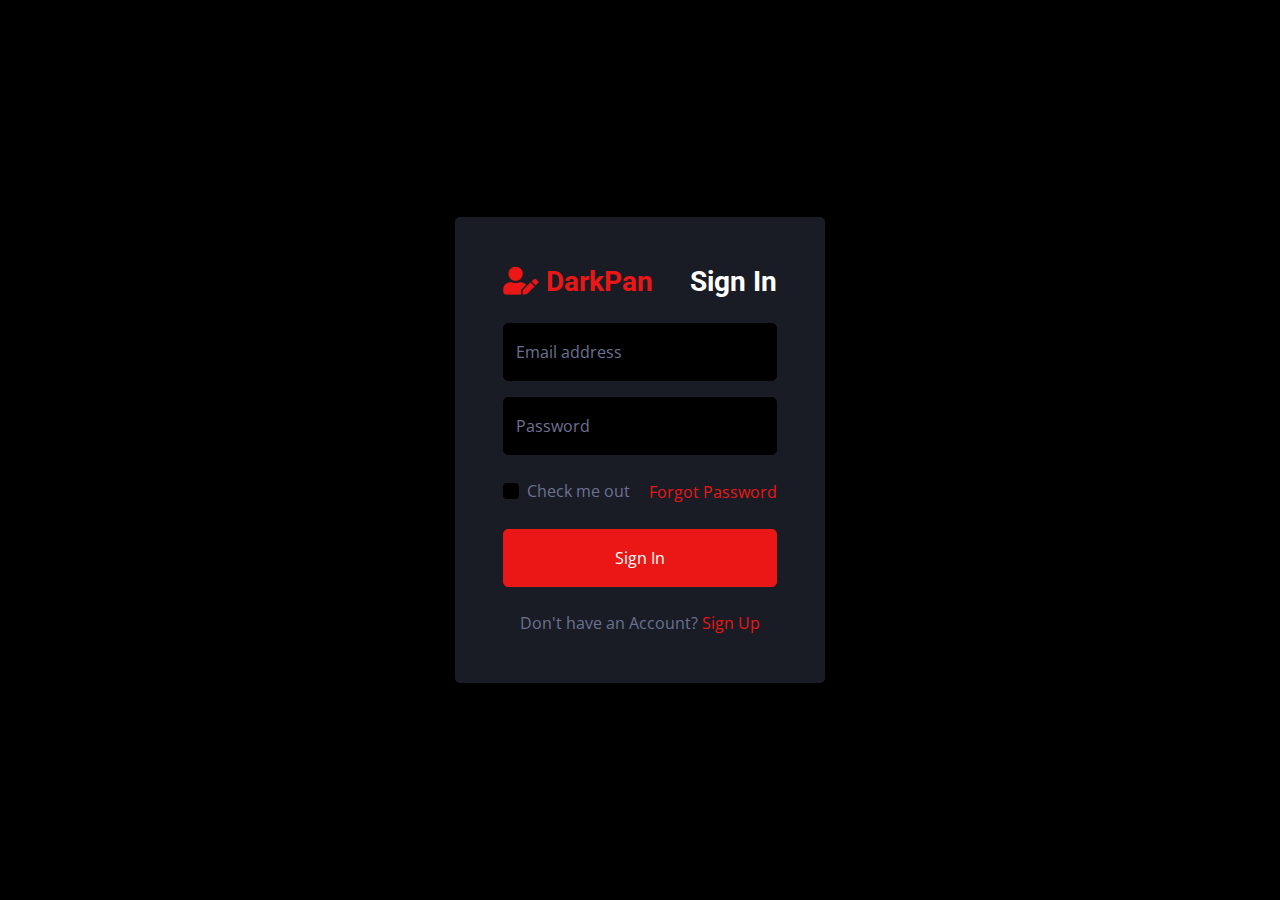
<file: darkpan-1.0.0/signin.html>
<!DOCTYPE html>
<html lang="en">

<head>
    <meta charset="utf-8">
    <title>DarkPan - Bootstrap 5 Admin Template</title>
    <meta content="width=device-width, initial-scale=1.0" name="viewport">
    <meta content="" name="keywords">
    <meta content="" name="description">

    <!-- Favicon -->
    <link href="img/favicon.ico" rel="icon">

    <!-- Google Web Fonts -->
    <link rel="preconnect" href="https://fonts.googleapis.com">
    <link rel="preconnect" href="https://fonts.gstatic.com" crossorigin>
    <link href="https://fonts.googleapis.com/css2?family=Open+Sans:wght@400;600&family=Roboto:wght@500;700&display=swap" rel="stylesheet"> 
    
    <!-- Icon Font Stylesheet -->
    <link href="https://cdnjs.cloudflare.com/ajax/libs/font-awesome/5.10.0/css/all.min.css" rel="stylesheet">
    <link href="https://cdn.jsdelivr.net/npm/bootstrap-icons@1.4.1/font/bootstrap-icons.css" rel="stylesheet">

    <!-- Libraries Stylesheet -->
    <link href="lib/owlcarousel/assets/owl.carousel.min.css" rel="stylesheet">
    <link href="lib/tempusdominus/css/tempusdominus-bootstrap-4.min.css" rel="stylesheet" />

    <!-- Customized Bootstrap Stylesheet -->
    <link href="css/bootstrap.min.css" rel="stylesheet">

    <!-- Template Stylesheet -->
    <link href="css/style.css" rel="stylesheet">
</head>

<body>
    <div class="container-fluid position-relative d-flex p-0">
        <!-- Spinner Start -->
        <div id="spinner" class="show bg-dark position-fixed translate-middle w-100 vh-100 top-50 start-50 d-flex align-items-center justify-content-center">
            <div class="spinner-border text-primary" style="width: 3rem; height: 3rem;" role="status">
                <span class="sr-only">Loading...</span>
            </div>
        </div>
        <!-- Spinner End -->


        <!-- Sign In Start -->
        <div class="container-fluid">
            <div class="row h-100 align-items-center justify-content-center" style="min-height: 100vh;">
                <div class="col-12 col-sm-8 col-md-6 col-lg-5 col-xl-4">
                    <div class="bg-secondary rounded p-4 p-sm-5 my-4 mx-3">
                        <div class="d-flex align-items-center justify-content-between mb-3">
                            <a href="index.html" class="">
                                <h3 class="text-primary"><i class="fa fa-user-edit me-2"></i>DarkPan</h3>
                            </a>
                            <h3>Sign In</h3>
                        </div>
                        <div class="form-floating mb-3">
                            <input type="email" class="form-control" id="floatingInput" placeholder="name@example.com">
                            <label for="floatingInput">Email address</label>
                        </div>
                        <div class="form-floating mb-4">
                            <input type="password" class="form-control" id="floatingPassword" placeholder="Password">
                            <label for="floatingPassword">Password</label>
                        </div>
                        <div class="d-flex align-items-center justify-content-between mb-4">
                            <div class="form-check">
                                <input type="checkbox" class="form-check-input" id="exampleCheck1">
                                <label class="form-check-label" for="exampleCheck1">Check me out</label>
                            </div>
                            <a href="">Forgot Password</a>
                        </div>
                        <button type="submit" class="btn btn-primary py-3 w-100 mb-4">Sign In</button>
                        <p class="text-center mb-0">Don't have an Account? <a href="">Sign Up</a></p>
                    </div>
                </div>
            </div>
        </div>
        <!-- Sign In End -->
    </div>

    <!-- JavaScript Libraries -->
    <script src="https://code.jquery.com/jquery-3.4.1.min.js"></script>
    <script src="https://cdn.jsdelivr.net/npm/bootstrap@5.0.0/dist/js/bootstrap.bundle.min.js"></script>
    <script src="lib/chart/chart.min.js"></script>
    <script src="lib/easing/easing.min.js"></script>
    <script src="lib/waypoints/waypoints.min.js"></script>
    <script src="lib/owlcarousel/owl.carousel.min.js"></script>
    <script src="lib/tempusdominus/js/moment.min.js"></script>
    <script src="lib/tempusdominus/js/moment-timezone.min.js"></script>
    <script src="lib/tempusdominus/js/tempusdominus-bootstrap-4.min.js"></script>

    <!-- Template Javascript -->
    <script src="js/main.js"></script>
</body>

</html>
</file>
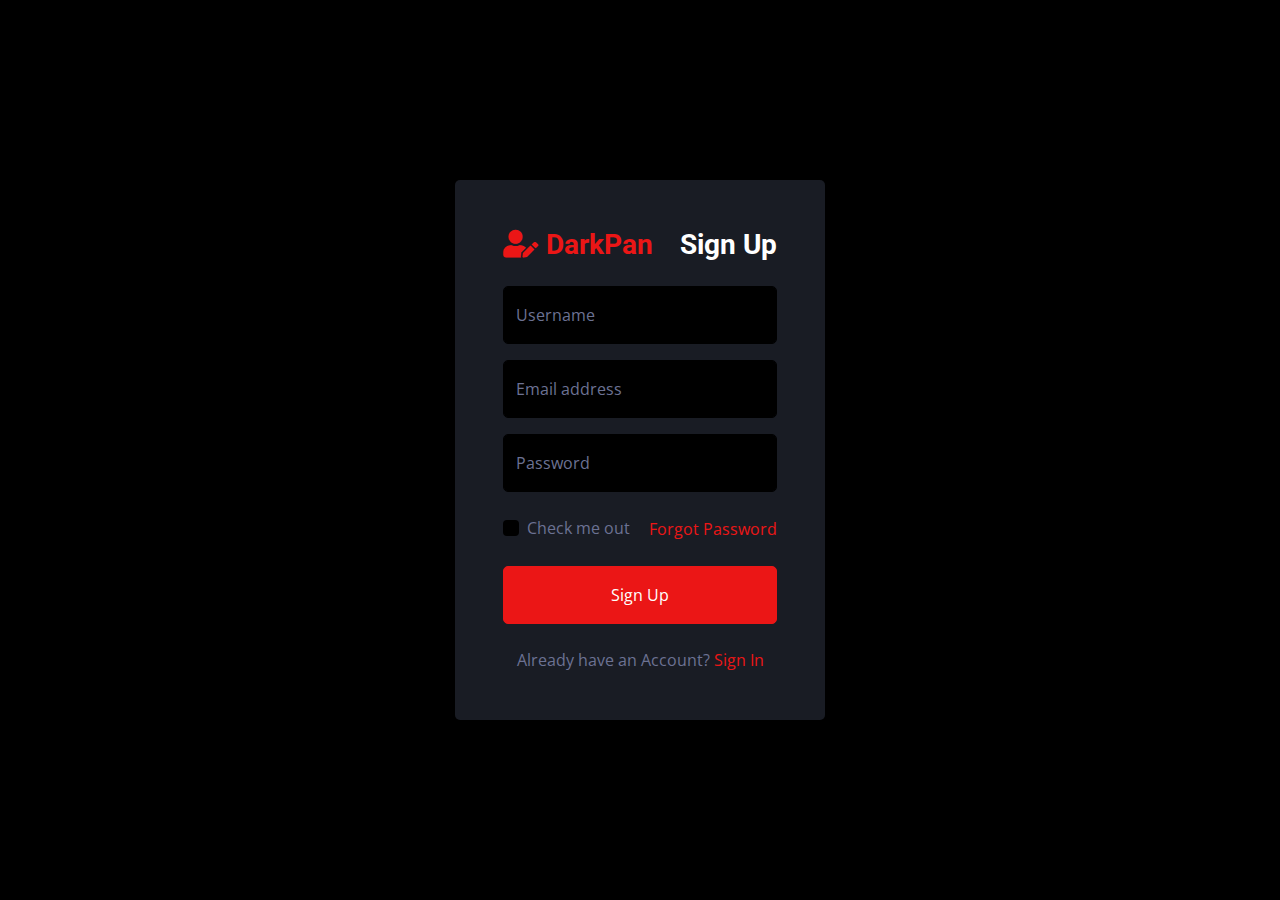
<file: darkpan-1.0.0/signup.html>
<!DOCTYPE html>
<html lang="en">

<head>
    <meta charset="utf-8">
    <title>DarkPan - Bootstrap 5 Admin Template</title>
    <meta content="width=device-width, initial-scale=1.0" name="viewport">
    <meta content="" name="keywords">
    <meta content="" name="description">

    <!-- Favicon -->
    <link href="img/favicon.ico" rel="icon">

    <!-- Google Web Fonts -->
    <link rel="preconnect" href="https://fonts.googleapis.com">
    <link rel="preconnect" href="https://fonts.gstatic.com" crossorigin>
    <link href="https://fonts.googleapis.com/css2?family=Open+Sans:wght@400;600&family=Roboto:wght@500;700&display=swap" rel="stylesheet"> 
    
    <!-- Icon Font Stylesheet -->
    <link href="https://cdnjs.cloudflare.com/ajax/libs/font-awesome/5.10.0/css/all.min.css" rel="stylesheet">
    <link href="https://cdn.jsdelivr.net/npm/bootstrap-icons@1.4.1/font/bootstrap-icons.css" rel="stylesheet">

    <!-- Libraries Stylesheet -->
    <link href="lib/owlcarousel/assets/owl.carousel.min.css" rel="stylesheet">
    <link href="lib/tempusdominus/css/tempusdominus-bootstrap-4.min.css" rel="stylesheet" />

    <!-- Customized Bootstrap Stylesheet -->
    <link href="css/bootstrap.min.css" rel="stylesheet">

    <!-- Template Stylesheet -->
    <link href="css/style.css" rel="stylesheet">
</head>

<body>
    <div class="container-fluid position-relative d-flex p-0">
        <!-- Spinner Start -->
        <div id="spinner" class="show bg-dark position-fixed translate-middle w-100 vh-100 top-50 start-50 d-flex align-items-center justify-content-center">
            <div class="spinner-border text-primary" style="width: 3rem; height: 3rem;" role="status">
                <span class="sr-only">Loading...</span>
            </div>
        </div>
        <!-- Spinner End -->


        <!-- Sign Up Start -->
        <div class="container-fluid">
            <div class="row h-100 align-items-center justify-content-center" style="min-height: 100vh;">
                <div class="col-12 col-sm-8 col-md-6 col-lg-5 col-xl-4">
                    <div class="bg-secondary rounded p-4 p-sm-5 my-4 mx-3">
                        <div class="d-flex align-items-center justify-content-between mb-3">
                            <a href="index.html" class="">
                                <h3 class="text-primary"><i class="fa fa-user-edit me-2"></i>DarkPan</h3>
                            </a>
                            <h3>Sign Up</h3>
                        </div>
                        <div class="form-floating mb-3">
                            <input type="text" class="form-control" id="floatingText" placeholder="jhondoe">
                            <label for="floatingText">Username</label>
                        </div>
                        <div class="form-floating mb-3">
                            <input type="email" class="form-control" id="floatingInput" placeholder="name@example.com">
                            <label for="floatingInput">Email address</label>
                        </div>
                        <div class="form-floating mb-4">
                            <input type="password" class="form-control" id="floatingPassword" placeholder="Password">
                            <label for="floatingPassword">Password</label>
                        </div>
                        <div class="d-flex align-items-center justify-content-between mb-4">
                            <div class="form-check">
                                <input type="checkbox" class="form-check-input" id="exampleCheck1">
                                <label class="form-check-label" for="exampleCheck1">Check me out</label>
                            </div>
                            <a href="">Forgot Password</a>
                        </div>
                        <button type="submit" class="btn btn-primary py-3 w-100 mb-4">Sign Up</button>
                        <p class="text-center mb-0">Already have an Account? <a href="">Sign In</a></p>
                    </div>
                </div>
            </div>
        </div>
        <!-- Sign Up End -->
    </div>

    <!-- JavaScript Libraries -->
    <script src="https://code.jquery.com/jquery-3.4.1.min.js"></script>
    <script src="https://cdn.jsdelivr.net/npm/bootstrap@5.0.0/dist/js/bootstrap.bundle.min.js"></script>
    <script src="lib/chart/chart.min.js"></script>
    <script src="lib/easing/easing.min.js"></script>
    <script src="lib/waypoints/waypoints.min.js"></script>
    <script src="lib/owlcarousel/owl.carousel.min.js"></script>
    <script src="lib/tempusdominus/js/moment.min.js"></script>
    <script src="lib/tempusdominus/js/moment-timezone.min.js"></script>
    <script src="lib/tempusdominus/js/tempusdominus-bootstrap-4.min.js"></script>

    <!-- Template Javascript -->
    <script src="js/main.js"></script>
</body>

</html>
</file>
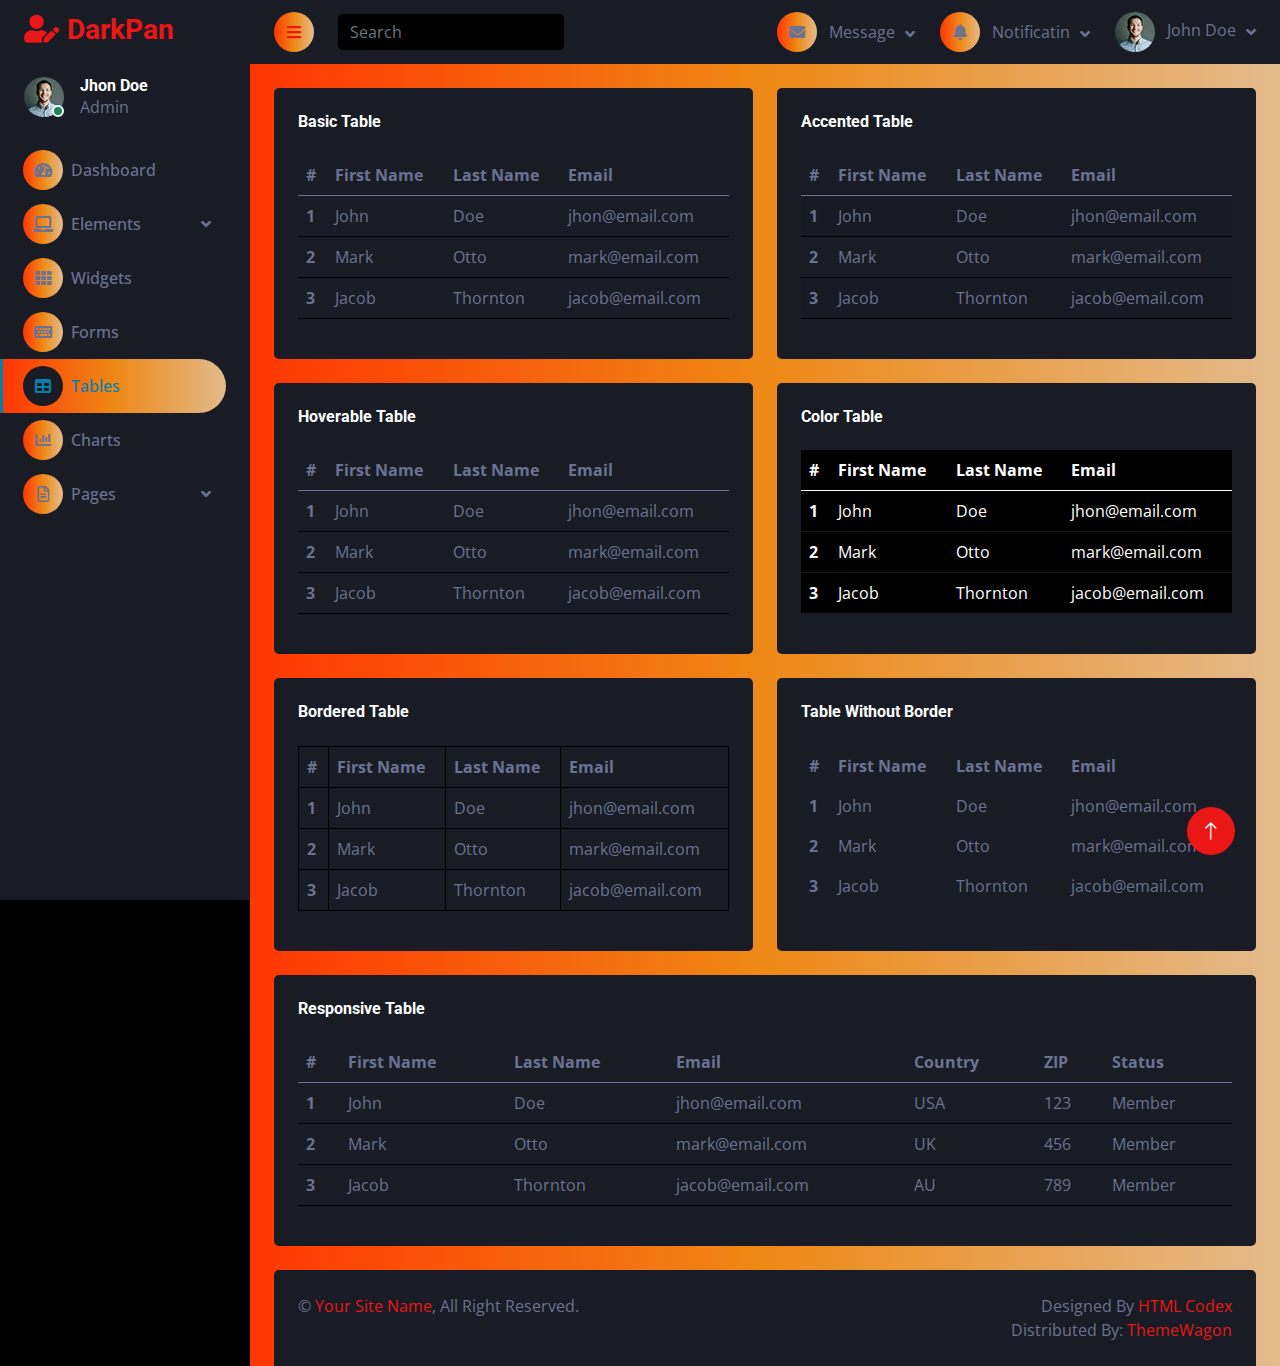
<file: darkpan-1.0.0/table.html>
<!DOCTYPE html>
<html lang="en">

<head>
    <meta charset="utf-8">
    <title>DarkPan - Bootstrap 5 Admin Template</title>
    <meta content="width=device-width, initial-scale=1.0" name="viewport">
    <meta content="" name="keywords">
    <meta content="" name="description">

    <!-- Favicon -->
    <link href="img/favicon.ico" rel="icon">

    <!-- Google Web Fonts -->
    <link rel="preconnect" href="https://fonts.googleapis.com">
    <link rel="preconnect" href="https://fonts.gstatic.com" crossorigin>
    <link href="https://fonts.googleapis.com/css2?family=Open+Sans:wght@400;600&family=Roboto:wght@500;700&display=swap" rel="stylesheet"> 
    
    <!-- Icon Font Stylesheet -->
    <link href="https://cdnjs.cloudflare.com/ajax/libs/font-awesome/5.10.0/css/all.min.css" rel="stylesheet">
    <link href="https://cdn.jsdelivr.net/npm/bootstrap-icons@1.4.1/font/bootstrap-icons.css" rel="stylesheet">

    <!-- Libraries Stylesheet -->
    <link href="lib/owlcarousel/assets/owl.carousel.min.css" rel="stylesheet">
    <link href="lib/tempusdominus/css/tempusdominus-bootstrap-4.min.css" rel="stylesheet" />

    <!-- Customized Bootstrap Stylesheet -->
    <link href="css/bootstrap.min.css" rel="stylesheet">

    <!-- Template Stylesheet -->
    <link href="css/style.css" rel="stylesheet">
</head>

<body>
    <div class="container-fluid position-relative d-flex p-0">
        <!-- Spinner Start -->
        <div id="spinner" class="show bg-dark position-fixed translate-middle w-100 vh-100 top-50 start-50 d-flex align-items-center justify-content-center">
            <div class="spinner-border text-primary" style="width: 3rem; height: 3rem;" role="status">
                <span class="sr-only">Loading...</span>
            </div>
        </div>
        <!-- Spinner End -->


        <!-- Sidebar Start -->
        <div class="sidebar pe-4 pb-3">
            <nav class="navbar bg-secondary navbar-dark">
                <a href="index.html" class="navbar-brand mx-4 mb-3">
                    <h3 class="text-primary"><i class="fa fa-user-edit me-2"></i>DarkPan</h3>
                </a>
                <div class="d-flex align-items-center ms-4 mb-4">
                    <div class="position-relative">
                        <img class="rounded-circle" src="img/user.jpg" alt="" style="width: 40px; height: 40px;">
                        <div class="bg-success rounded-circle border border-2 border-white position-absolute end-0 bottom-0 p-1"></div>
                    </div>
                    <div class="ms-3">
                        <h6 class="mb-0">Jhon Doe</h6>
                        <span>Admin</span>
                    </div>
                </div>
                <div class="navbar-nav w-100">
                    <a href="index.html" class="nav-item nav-link"><i class="fa fa-tachometer-alt me-2"></i>Dashboard</a>
                    <div class="nav-item dropdown">
                        <a href="#" class="nav-link dropdown-toggle" data-bs-toggle="dropdown"><i class="fa fa-laptop me-2"></i>Elements</a>
                        <div class="dropdown-menu bg-transparent border-0">
                            <a href="button.html" class="dropdown-item">Buttons</a>
                            <a href="typography.html" class="dropdown-item">Typography</a>
                            <a href="element.html" class="dropdown-item">Other Elements</a>
                        </div>
                    </div>
                    <a href="widget.html" class="nav-item nav-link"><i class="fa fa-th me-2"></i>Widgets</a>
                    <a href="form.html" class="nav-item nav-link"><i class="fa fa-keyboard me-2"></i>Forms</a>
                    <a href="table.html" class="nav-item nav-link active"><i class="fa fa-table me-2"></i>Tables</a>
                    <a href="chart.html" class="nav-item nav-link"><i class="fa fa-chart-bar me-2"></i>Charts</a>
                    <div class="nav-item dropdown">
                        <a href="#" class="nav-link dropdown-toggle" data-bs-toggle="dropdown"><i class="far fa-file-alt me-2"></i>Pages</a>
                        <div class="dropdown-menu bg-transparent border-0">
                            <a href="signin.html" class="dropdown-item">Sign In</a>
                            <a href="signup.html" class="dropdown-item">Sign Up</a>
                            <a href="404.html" class="dropdown-item">404 Error</a>
                            <a href="blank.html" class="dropdown-item">Blank Page</a>
                        </div>
                    </div>
                </div>
            </nav>
        </div>
        <!-- Sidebar End -->


        <!-- Content Start -->
        <div class="content">
            <!-- Navbar Start -->
            <nav class="navbar navbar-expand bg-secondary navbar-dark sticky-top px-4 py-0">
                <a href="index.html" class="navbar-brand d-flex d-lg-none me-4">
                    <h2 class="text-primary mb-0"><i class="fa fa-user-edit"></i></h2>
                </a>
                <a href="#" class="sidebar-toggler flex-shrink-0">
                    <i class="fa fa-bars"></i>
                </a>
                <form class="d-none d-md-flex ms-4">
                    <input class="form-control bg-dark border-0" type="search" placeholder="Search">
                </form>
                <div class="navbar-nav align-items-center ms-auto">
                    <div class="nav-item dropdown">
                        <a href="#" class="nav-link dropdown-toggle" data-bs-toggle="dropdown">
                            <i class="fa fa-envelope me-lg-2"></i>
                            <span class="d-none d-lg-inline-flex">Message</span>
                        </a>
                        <div class="dropdown-menu dropdown-menu-end bg-secondary border-0 rounded-0 rounded-bottom m-0">
                            <a href="#" class="dropdown-item">
                                <div class="d-flex align-items-center">
                                    <img class="rounded-circle" src="img/user.jpg" alt="" style="width: 40px; height: 40px;">
                                    <div class="ms-2">
                                        <h6 class="fw-normal mb-0">Jhon send you a message</h6>
                                        <small>15 minutes ago</small>
                                    </div>
                                </div>
                            </a>
                            <hr class="dropdown-divider">
                            <a href="#" class="dropdown-item">
                                <div class="d-flex align-items-center">
                                    <img class="rounded-circle" src="img/user.jpg" alt="" style="width: 40px; height: 40px;">
                                    <div class="ms-2">
                                        <h6 class="fw-normal mb-0">Jhon send you a message</h6>
                                        <small>15 minutes ago</small>
                                    </div>
                                </div>
                            </a>
                            <hr class="dropdown-divider">
                            <a href="#" class="dropdown-item">
                                <div class="d-flex align-items-center">
                                    <img class="rounded-circle" src="img/user.jpg" alt="" style="width: 40px; height: 40px;">
                                    <div class="ms-2">
                                        <h6 class="fw-normal mb-0">Jhon send you a message</h6>
                                        <small>15 minutes ago</small>
                                    </div>
                                </div>
                            </a>
                            <hr class="dropdown-divider">
                            <a href="#" class="dropdown-item text-center">See all message</a>
                        </div>
                    </div>
                    <div class="nav-item dropdown">
                        <a href="#" class="nav-link dropdown-toggle" data-bs-toggle="dropdown">
                            <i class="fa fa-bell me-lg-2"></i>
                            <span class="d-none d-lg-inline-flex">Notificatin</span>
                        </a>
                        <div class="dropdown-menu dropdown-menu-end bg-secondary border-0 rounded-0 rounded-bottom m-0">
                            <a href="#" class="dropdown-item">
                                <h6 class="fw-normal mb-0">Profile updated</h6>
                                <small>15 minutes ago</small>
                            </a>
                            <hr class="dropdown-divider">
                            <a href="#" class="dropdown-item">
                                <h6 class="fw-normal mb-0">New user added</h6>
                                <small>15 minutes ago</small>
                            </a>
                            <hr class="dropdown-divider">
                            <a href="#" class="dropdown-item">
                                <h6 class="fw-normal mb-0">Password changed</h6>
                                <small>15 minutes ago</small>
                            </a>
                            <hr class="dropdown-divider">
                            <a href="#" class="dropdown-item text-center">See all notifications</a>
                        </div>
                    </div>
                    <div class="nav-item dropdown">
                        <a href="#" class="nav-link dropdown-toggle" data-bs-toggle="dropdown">
                            <img class="rounded-circle me-lg-2" src="img/user.jpg" alt="" style="width: 40px; height: 40px;">
                            <span class="d-none d-lg-inline-flex">John Doe</span>
                        </a>
                        <div class="dropdown-menu dropdown-menu-end bg-secondary border-0 rounded-0 rounded-bottom m-0">
                            <a href="#" class="dropdown-item">My Profile</a>
                            <a href="#" class="dropdown-item">Settings</a>
                            <a href="#" class="dropdown-item">Log Out</a>
                        </div>
                    </div>
                </div>
            </nav>
            <!-- Navbar End -->


            <!-- Table Start -->
            <div class="container-fluid pt-4 px-4">
                <div class="row g-4">
                    <div class="col-sm-12 col-xl-6">
                        <div class="bg-secondary rounded h-100 p-4">
                            <h6 class="mb-4">Basic Table</h6>
                            <table class="table">
                                <thead>
                                    <tr>
                                        <th scope="col">#</th>
                                        <th scope="col">First Name</th>
                                        <th scope="col">Last Name</th>
                                        <th scope="col">Email</th>
                                    </tr>
                                </thead>
                                <tbody>
                                    <tr>
                                        <th scope="row">1</th>
                                        <td>John</td>
                                        <td>Doe</td>
                                        <td>jhon@email.com</td>
                                    </tr>
                                    <tr>
                                        <th scope="row">2</th>
                                        <td>Mark</td>
                                        <td>Otto</td>
                                        <td>mark@email.com</td>
                                    </tr>
                                    <tr>
                                        <th scope="row">3</th>
                                        <td>Jacob</td>
                                        <td>Thornton</td>
                                        <td>jacob@email.com</td>
                                    </tr>
                                </tbody>
                            </table>
                        </div>
                    </div>
                    <div class="col-sm-12 col-xl-6">
                        <div class="bg-secondary rounded h-100 p-4">
                            <h6 class="mb-4">Accented Table</h6>
                            <table class="table table-striped">
                                <thead>
                                    <tr>
                                        <th scope="col">#</th>
                                        <th scope="col">First Name</th>
                                        <th scope="col">Last Name</th>
                                        <th scope="col">Email</th>
                                    </tr>
                                </thead>
                                <tbody>
                                    <tr>
                                        <th scope="row">1</th>
                                        <td>John</td>
                                        <td>Doe</td>
                                        <td>jhon@email.com</td>
                                    </tr>
                                    <tr>
                                        <th scope="row">2</th>
                                        <td>Mark</td>
                                        <td>Otto</td>
                                        <td>mark@email.com</td>
                                    </tr>
                                    <tr>
                                        <th scope="row">3</th>
                                        <td>Jacob</td>
                                        <td>Thornton</td>
                                        <td>jacob@email.com</td>
                                    </tr>
                                </tbody>
                            </table>
                        </div>
                    </div>
                    <div class="col-sm-12 col-xl-6">
                        <div class="bg-secondary rounded h-100 p-4">
                            <h6 class="mb-4">Hoverable Table</h6>
                            <table class="table table-hover">
                                <thead>
                                    <tr>
                                        <th scope="col">#</th>
                                        <th scope="col">First Name</th>
                                        <th scope="col">Last Name</th>
                                        <th scope="col">Email</th>
                                    </tr>
                                </thead>
                                <tbody>
                                    <tr>
                                        <th scope="row">1</th>
                                        <td>John</td>
                                        <td>Doe</td>
                                        <td>jhon@email.com</td>
                                    </tr>
                                    <tr>
                                        <th scope="row">2</th>
                                        <td>Mark</td>
                                        <td>Otto</td>
                                        <td>mark@email.com</td>
                                    </tr>
                                    <tr>
                                        <th scope="row">3</th>
                                        <td>Jacob</td>
                                        <td>Thornton</td>
                                        <td>jacob@email.com</td>
                                    </tr>
                                </tbody>
                            </table>
                        </div>
                    </div>
                    <div class="col-sm-12 col-xl-6">
                        <div class="bg-secondary rounded h-100 p-4">
                            <h6 class="mb-4">Color Table</h6>
                            <table class="table table-dark">
                                <thead>
                                    <tr>
                                        <th scope="col">#</th>
                                        <th scope="col">First Name</th>
                                        <th scope="col">Last Name</th>
                                        <th scope="col">Email</th>
                                    </tr>
                                </thead>
                                <tbody>
                                    <tr>
                                        <th scope="row">1</th>
                                        <td>John</td>
                                        <td>Doe</td>
                                        <td>jhon@email.com</td>
                                    </tr>
                                    <tr>
                                        <th scope="row">2</th>
                                        <td>Mark</td>
                                        <td>Otto</td>
                                        <td>mark@email.com</td>
                                    </tr>
                                    <tr>
                                        <th scope="row">3</th>
                                        <td>Jacob</td>
                                        <td>Thornton</td>
                                        <td>jacob@email.com</td>
                                    </tr>
                                </tbody>
                            </table>
                        </div>
                    </div>
                    <div class="col-sm-12 col-xl-6">
                        <div class="bg-secondary rounded h-100 p-4">
                            <h6 class="mb-4">Bordered Table</h6>
                            <table class="table table-bordered">
                                <thead>
                                    <tr>
                                        <th scope="col">#</th>
                                        <th scope="col">First Name</th>
                                        <th scope="col">Last Name</th>
                                        <th scope="col">Email</th>
                                    </tr>
                                </thead>
                                <tbody>
                                    <tr>
                                        <th scope="row">1</th>
                                        <td>John</td>
                                        <td>Doe</td>
                                        <td>jhon@email.com</td>
                                    </tr>
                                    <tr>
                                        <th scope="row">2</th>
                                        <td>Mark</td>
                                        <td>Otto</td>
                                        <td>mark@email.com</td>
                                    </tr>
                                    <tr>
                                        <th scope="row">3</th>
                                        <td>Jacob</td>
                                        <td>Thornton</td>
                                        <td>jacob@email.com</td>
                                    </tr>
                                </tbody>
                            </table>
                        </div>
                    </div>
                    <div class="col-sm-12 col-xl-6">
                        <div class="bg-secondary rounded h-100 p-4">
                            <h6 class="mb-4">Table Without Border</h6>
                            <table class="table table-borderless">
                                <thead>
                                    <tr>
                                        <th scope="col">#</th>
                                        <th scope="col">First Name</th>
                                        <th scope="col">Last Name</th>
                                        <th scope="col">Email</th>
                                    </tr>
                                </thead>
                                <tbody>
                                    <tr>
                                        <th scope="row">1</th>
                                        <td>John</td>
                                        <td>Doe</td>
                                        <td>jhon@email.com</td>
                                    </tr>
                                    <tr>
                                        <th scope="row">2</th>
                                        <td>Mark</td>
                                        <td>Otto</td>
                                        <td>mark@email.com</td>
                                    </tr>
                                    <tr>
                                        <th scope="row">3</th>
                                        <td>Jacob</td>
                                        <td>Thornton</td>
                                        <td>jacob@email.com</td>
                                    </tr>
                                </tbody>
                            </table>
                        </div>
                    </div>
                    <div class="col-12">
                        <div class="bg-secondary rounded h-100 p-4">
                            <h6 class="mb-4">Responsive Table</h6>
                            <div class="table-responsive">
                                <table class="table">
                                    <thead>
                                        <tr>
                                            <th scope="col">#</th>
                                            <th scope="col">First Name</th>
                                            <th scope="col">Last Name</th>
                                            <th scope="col">Email</th>
                                            <th scope="col">Country</th>
                                            <th scope="col">ZIP</th>
                                            <th scope="col">Status</th>
                                        </tr>
                                    </thead>
                                    <tbody>
                                        <tr>
                                            <th scope="row">1</th>
                                            <td>John</td>
                                            <td>Doe</td>
                                            <td>jhon@email.com</td>
                                            <td>USA</td>
                                            <td>123</td>
                                            <td>Member</td>
                                        </tr>
                                        <tr>
                                            <th scope="row">2</th>
                                            <td>Mark</td>
                                            <td>Otto</td>
                                            <td>mark@email.com</td>
                                            <td>UK</td>
                                            <td>456</td>
                                            <td>Member</td>
                                        </tr>
                                        <tr>
                                            <th scope="row">3</th>
                                            <td>Jacob</td>
                                            <td>Thornton</td>
                                            <td>jacob@email.com</td>
                                            <td>AU</td>
                                            <td>789</td>
                                            <td>Member</td>
                                        </tr>
                                    </tbody>
                                </table>
                            </div>
                        </div>
                    </div>
                </div>
            </div>
            <!-- Table End -->


            <!-- Footer Start -->
            <div class="container-fluid pt-4 px-4">
                <div class="bg-secondary rounded-top p-4">
                    <div class="row">
                        <div class="col-12 col-sm-6 text-center text-sm-start">
                            &copy; <a href="#">Your Site Name</a>, All Right Reserved. 
                        </div>
                        <div class="col-12 col-sm-6 text-center text-sm-end">
                            <!--/*** This template is free as long as you keep the footer author’s credit link/attribution link/backlink. If you'd like to use the template without the footer author’s credit link/attribution link/backlink, you can purchase the Credit Removal License from "https://htmlcodex.com/credit-removal". Thank you for your support. ***/-->
                            Designed By <a href="https://htmlcodex.com">HTML Codex</a>
                            <br>Distributed By: <a href="https://themewagon.com" target="_blank">ThemeWagon</a>
                        </div>
                    </div>
                </div>
            </div>
            <!-- Footer End -->
        </div>
        <!-- Content End -->


        <!-- Back to Top -->
        <a href="#" class="btn btn-lg btn-primary btn-lg-square back-to-top"><i class="bi bi-arrow-up"></i></a>
    </div>

    <!-- JavaScript Libraries -->
    <script src="https://code.jquery.com/jquery-3.4.1.min.js"></script>
    <script src="https://cdn.jsdelivr.net/npm/bootstrap@5.0.0/dist/js/bootstrap.bundle.min.js"></script>
    <script src="lib/chart/chart.min.js"></script>
    <script src="lib/easing/easing.min.js"></script>
    <script src="lib/waypoints/waypoints.min.js"></script>
    <script src="lib/owlcarousel/owl.carousel.min.js"></script>
    <script src="lib/tempusdominus/js/moment.min.js"></script>
    <script src="lib/tempusdominus/js/moment-timezone.min.js"></script>
    <script src="lib/tempusdominus/js/tempusdominus-bootstrap-4.min.js"></script>

    <!-- Template Javascript -->
    <script src="js/main.js"></script>
</body>

</html>
</file>
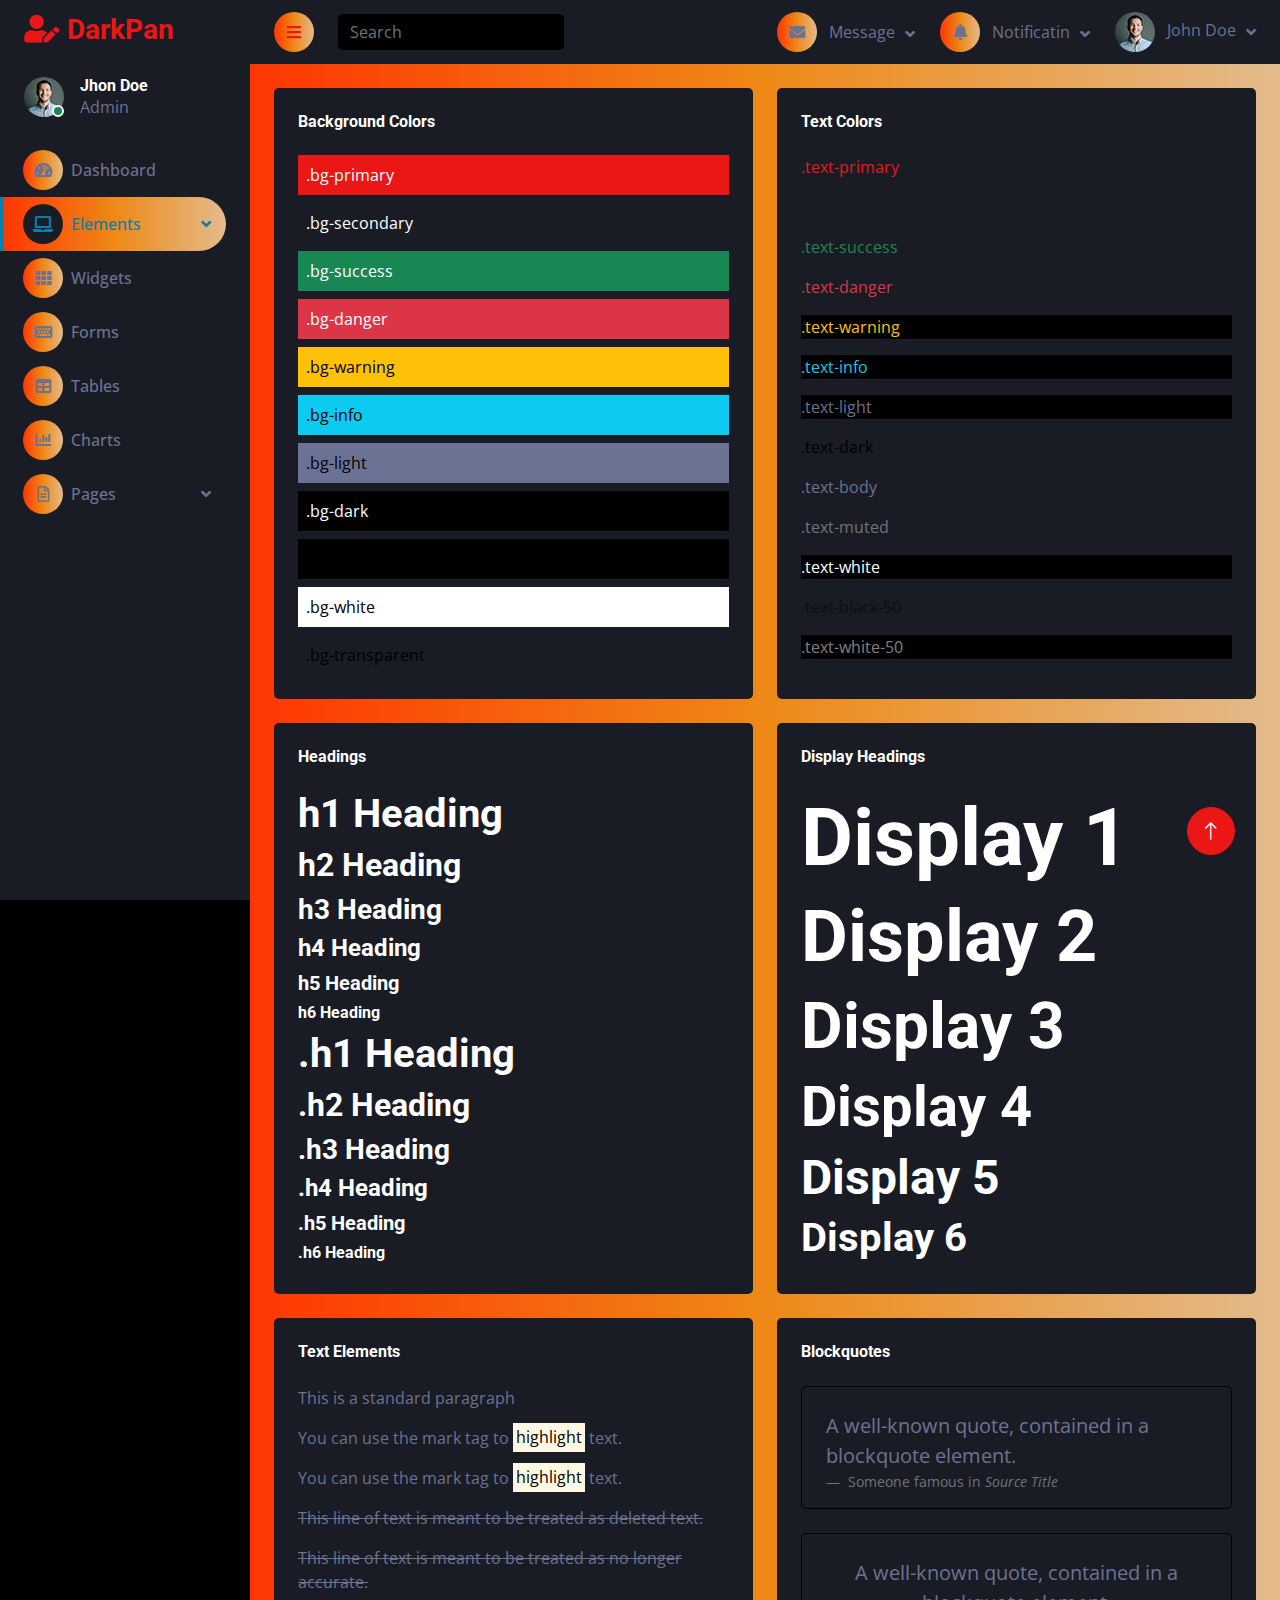
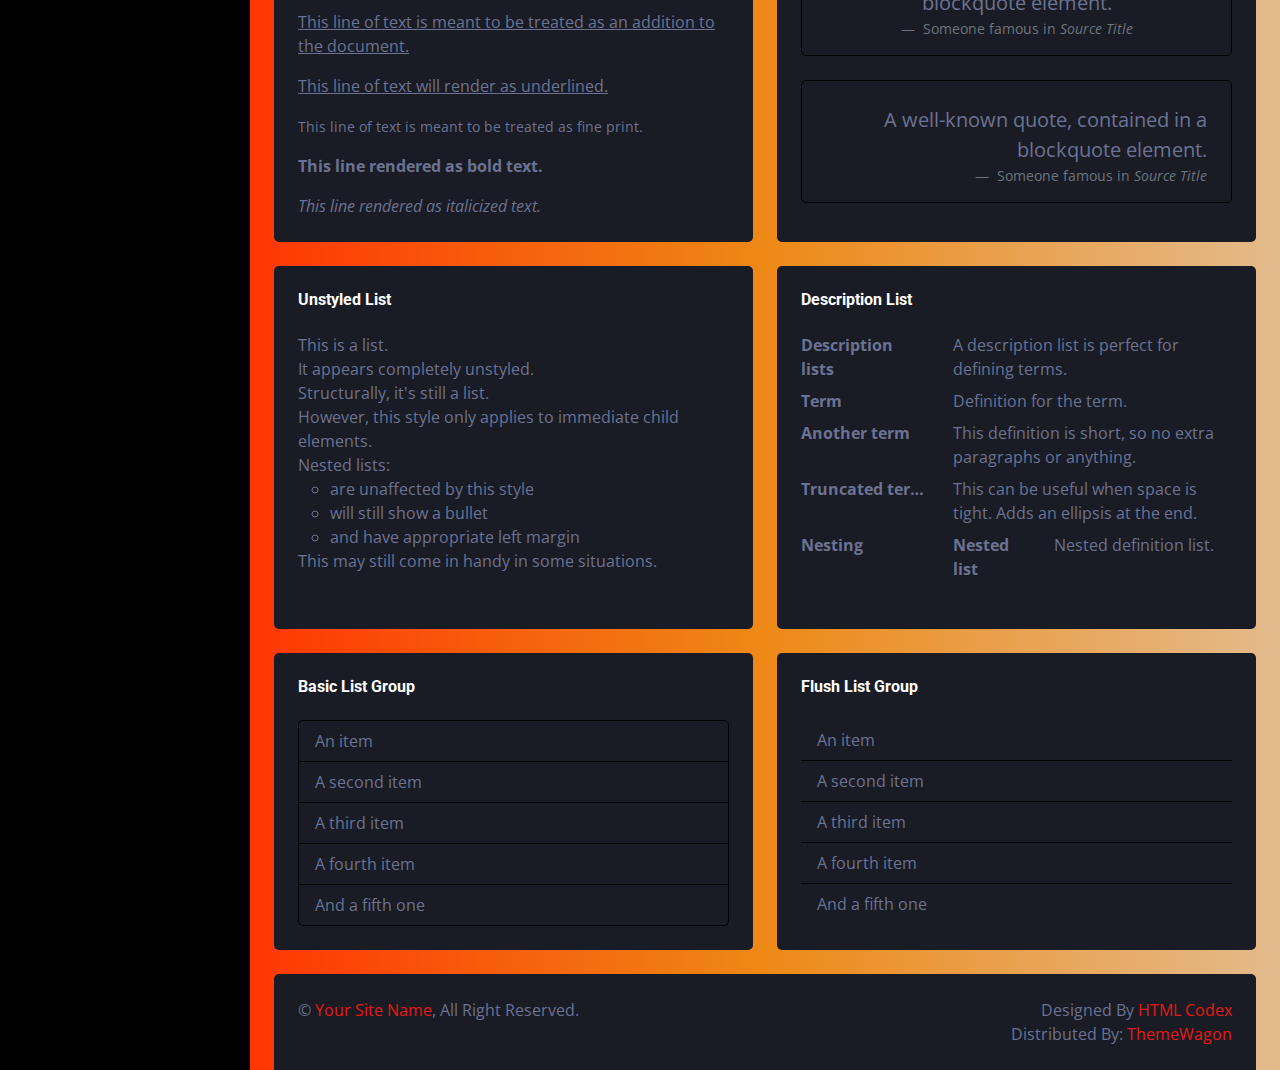
<file: darkpan-1.0.0/typography.html>
<!DOCTYPE html>
<html lang="en">

<head>
    <meta charset="utf-8">
    <title>DarkPan - Bootstrap 5 Admin Template</title>
    <meta content="width=device-width, initial-scale=1.0" name="viewport">
    <meta content="" name="keywords">
    <meta content="" name="description">

    <!-- Favicon -->
    <link href="img/favicon.ico" rel="icon">

    <!-- Google Web Fonts -->
    <link rel="preconnect" href="https://fonts.googleapis.com">
    <link rel="preconnect" href="https://fonts.gstatic.com" crossorigin>
    <link href="https://fonts.googleapis.com/css2?family=Open+Sans:wght@400;600&family=Roboto:wght@500;700&display=swap" rel="stylesheet"> 
    
    <!-- Icon Font Stylesheet -->
    <link href="https://cdnjs.cloudflare.com/ajax/libs/font-awesome/5.10.0/css/all.min.css" rel="stylesheet">
    <link href="https://cdn.jsdelivr.net/npm/bootstrap-icons@1.4.1/font/bootstrap-icons.css" rel="stylesheet">

    <!-- Libraries Stylesheet -->
    <link href="lib/owlcarousel/assets/owl.carousel.min.css" rel="stylesheet">
    <link href="lib/tempusdominus/css/tempusdominus-bootstrap-4.min.css" rel="stylesheet" />

    <!-- Customized Bootstrap Stylesheet -->
    <link href="css/bootstrap.min.css" rel="stylesheet">

    <!-- Template Stylesheet -->
    <link href="css/style.css" rel="stylesheet">
</head>

<body>
    <div class="container-fluid position-relative d-flex p-0">
        <!-- Spinner Start -->
        <div id="spinner" class="show bg-dark position-fixed translate-middle w-100 vh-100 top-50 start-50 d-flex align-items-center justify-content-center">
            <div class="spinner-border text-primary" style="width: 3rem; height: 3rem;" role="status">
                <span class="sr-only">Loading...</span>
            </div>
        </div>
        <!-- Spinner End -->


        <!-- Sidebar Start -->
        <div class="sidebar pe-4 pb-3">
            <nav class="navbar bg-secondary navbar-dark">
                <a href="index.html" class="navbar-brand mx-4 mb-3">
                    <h3 class="text-primary"><i class="fa fa-user-edit me-2"></i>DarkPan</h3>
                </a>
                <div class="d-flex align-items-center ms-4 mb-4">
                    <div class="position-relative">
                        <img class="rounded-circle" src="img/user.jpg" alt="" style="width: 40px; height: 40px;">
                        <div class="bg-success rounded-circle border border-2 border-white position-absolute end-0 bottom-0 p-1"></div>
                    </div>
                    <div class="ms-3">
                        <h6 class="mb-0">Jhon Doe</h6>
                        <span>Admin</span>
                    </div>
                </div>
                <div class="navbar-nav w-100">
                    <a href="index.html" class="nav-item nav-link"><i class="fa fa-tachometer-alt me-2"></i>Dashboard</a>
                    <div class="nav-item dropdown">
                        <a href="#" class="nav-link dropdown-toggle active" data-bs-toggle="dropdown"><i class="fa fa-laptop me-2"></i>Elements</a>
                        <div class="dropdown-menu bg-transparent border-0">
                            <a href="button.html" class="dropdown-item">Buttons</a>
                            <a href="typography.html" class="dropdown-item active">Typography</a>
                            <a href="element.html" class="dropdown-item">Other Elements</a>
                        </div>
                    </div>
                    <a href="widget.html" class="nav-item nav-link"><i class="fa fa-th me-2"></i>Widgets</a>
                    <a href="form.html" class="nav-item nav-link"><i class="fa fa-keyboard me-2"></i>Forms</a>
                    <a href="table.html" class="nav-item nav-link"><i class="fa fa-table me-2"></i>Tables</a>
                    <a href="chart.html" class="nav-item nav-link"><i class="fa fa-chart-bar me-2"></i>Charts</a>
                    <div class="nav-item dropdown">
                        <a href="#" class="nav-link dropdown-toggle" data-bs-toggle="dropdown"><i class="far fa-file-alt me-2"></i>Pages</a>
                        <div class="dropdown-menu bg-transparent border-0">
                            <a href="signin.html" class="dropdown-item">Sign In</a>
                            <a href="signup.html" class="dropdown-item">Sign Up</a>
                            <a href="404.html" class="dropdown-item">404 Error</a>
                            <a href="blank.html" class="dropdown-item">Blank Page</a>
                        </div>
                    </div>
                </div>
            </nav>
        </div>
        <!-- Sidebar End -->


        <!-- Content Start -->
        <div class="content">
            <!-- Navbar Start -->
            <nav class="navbar navbar-expand bg-secondary navbar-dark sticky-top px-4 py-0">
                <a href="index.html" class="navbar-brand d-flex d-lg-none me-4">
                    <h2 class="text-primary mb-0"><i class="fa fa-user-edit"></i></h2>
                </a>
                <a href="#" class="sidebar-toggler flex-shrink-0">
                    <i class="fa fa-bars"></i>
                </a>
                <form class="d-none d-md-flex ms-4">
                    <input class="form-control bg-dark border-0" type="search" placeholder="Search">
                </form>
                <div class="navbar-nav align-items-center ms-auto">
                    <div class="nav-item dropdown">
                        <a href="#" class="nav-link dropdown-toggle" data-bs-toggle="dropdown">
                            <i class="fa fa-envelope me-lg-2"></i>
                            <span class="d-none d-lg-inline-flex">Message</span>
                        </a>
                        <div class="dropdown-menu dropdown-menu-end bg-secondary border-0 rounded-0 rounded-bottom m-0">
                            <a href="#" class="dropdown-item">
                                <div class="d-flex align-items-center">
                                    <img class="rounded-circle" src="img/user.jpg" alt="" style="width: 40px; height: 40px;">
                                    <div class="ms-2">
                                        <h6 class="fw-normal mb-0">Jhon send you a message</h6>
                                        <small>15 minutes ago</small>
                                    </div>
                                </div>
                            </a>
                            <hr class="dropdown-divider">
                            <a href="#" class="dropdown-item">
                                <div class="d-flex align-items-center">
                                    <img class="rounded-circle" src="img/user.jpg" alt="" style="width: 40px; height: 40px;">
                                    <div class="ms-2">
                                        <h6 class="fw-normal mb-0">Jhon send you a message</h6>
                                        <small>15 minutes ago</small>
                                    </div>
                                </div>
                            </a>
                            <hr class="dropdown-divider">
                            <a href="#" class="dropdown-item">
                                <div class="d-flex align-items-center">
                                    <img class="rounded-circle" src="img/user.jpg" alt="" style="width: 40px; height: 40px;">
                                    <div class="ms-2">
                                        <h6 class="fw-normal mb-0">Jhon send you a message</h6>
                                        <small>15 minutes ago</small>
                                    </div>
                                </div>
                            </a>
                            <hr class="dropdown-divider">
                            <a href="#" class="dropdown-item text-center">See all message</a>
                        </div>
                    </div>
                    <div class="nav-item dropdown">
                        <a href="#" class="nav-link dropdown-toggle" data-bs-toggle="dropdown">
                            <i class="fa fa-bell me-lg-2"></i>
                            <span class="d-none d-lg-inline-flex">Notificatin</span>
                        </a>
                        <div class="dropdown-menu dropdown-menu-end bg-secondary border-0 rounded-0 rounded-bottom m-0">
                            <a href="#" class="dropdown-item">
                                <h6 class="fw-normal mb-0">Profile updated</h6>
                                <small>15 minutes ago</small>
                            </a>
                            <hr class="dropdown-divider">
                            <a href="#" class="dropdown-item">
                                <h6 class="fw-normal mb-0">New user added</h6>
                                <small>15 minutes ago</small>
                            </a>
                            <hr class="dropdown-divider">
                            <a href="#" class="dropdown-item">
                                <h6 class="fw-normal mb-0">Password changed</h6>
                                <small>15 minutes ago</small>
                            </a>
                            <hr class="dropdown-divider">
                            <a href="#" class="dropdown-item text-center">See all notifications</a>
                        </div>
                    </div>
                    <div class="nav-item dropdown">
                        <a href="#" class="nav-link dropdown-toggle" data-bs-toggle="dropdown">
                            <img class="rounded-circle me-lg-2" src="img/user.jpg" alt="" style="width: 40px; height: 40px;">
                            <span class="d-none d-lg-inline-flex">John Doe</span>
                        </a>
                        <div class="dropdown-menu dropdown-menu-end bg-secondary border-0 rounded-0 rounded-bottom m-0">
                            <a href="#" class="dropdown-item">My Profile</a>
                            <a href="#" class="dropdown-item">Settings</a>
                            <a href="#" class="dropdown-item">Log Out</a>
                        </div>
                    </div>
                </div>
            </nav>
            <!-- Navbar End -->


            <!-- Typography Start -->
            <div class="container-fluid pt-4 px-4">
                <div class="row g-4">
                    <div class="col-sm-12 col-xl-6">
                        <div class="bg-secondary rounded h-100 p-4">
                            <h6 class="mb-4">Background Colors</h6>
                            <div class="p-2 mb-2 bg-primary text-white">.bg-primary</div>
                            <div class="p-2 mb-2 bg-secondary text-white">.bg-secondary</div>
                            <div class="p-2 mb-2 bg-success text-white">.bg-success</div>
                            <div class="p-2 mb-2 bg-danger text-white">.bg-danger</div>
                            <div class="p-2 mb-2 bg-warning text-dark">.bg-warning</div>
                            <div class="p-2 mb-2 bg-info text-dark">.bg-info</div>
                            <div class="p-2 mb-2 bg-light text-dark">.bg-light</div>
                            <div class="p-2 mb-2 bg-dark text-white">.bg-dark</div>
                            <div class="p-2 mb-2 bg-body text-dark">.bg-body</div>
                            <div class="p-2 mb-2 bg-white text-dark">.bg-white</div>
                            <div class="p-2 mb-0 bg-transparent text-dark">.bg-transparent</div>
                        </div>
                    </div>
                    <div class="col-sm-12 col-xl-6">
                        <div class="bg-secondary rounded h-100 p-4">
                            <h6 class="mb-4">Text Colors</h6>
                            <p class="text-primary">.text-primary</p>
                            <p class="text-secondary">.text-secondary</p>
                            <p class="text-success">.text-success</p>
                            <p class="text-danger">.text-danger</p>
                            <p class="text-warning bg-dark">.text-warning</p>
                            <p class="text-info bg-dark">.text-info</p>
                            <p class="text-light bg-dark">.text-light</p>
                            <p class="text-dark">.text-dark</p>
                            <p class="text-body">.text-body</p>
                            <p class="text-muted">.text-muted</p>
                            <p class="text-white bg-dark">.text-white</p>
                            <p class="text-black-50">.text-black-50</p>
                            <p class="text-white-50 bg-dark mb-0">.text-white-50</p>
                        </div>
                    </div>
                    <div class="col-sm-12 col-xl-6">
                        <div class="bg-secondary rounded h-100 p-4">
                            <h6 class="mb-4">Headings</h6>
                            <h1>h1 Heading</h1>
                            <h2>h2 Heading</h2>
                            <h3>h3 Heading</h3>
                            <h4>h4 Heading</h4>
                            <h5>h5 Heading</h5>
                            <h6>h6 Heading</h6>
                            <p class="h1">.h1 Heading</p>
                            <p class="h2">.h2 Heading</p>
                            <p class="h3">.h3 Heading</p>
                            <p class="h4">.h4 Heading</p>
                            <p class="h5">.h5 Heading</p>
                            <p class="h6">.h6 Heading</p>
                        </div>
                    </div>
                    <div class="col-sm-12 col-xl-6">
                        <div class="bg-secondary rounded h-100 p-4">
                            <h6 class="mb-4">Display Headings</h6>
                            <h1 class="display-1">Display 1</h1>
                            <h1 class="display-2">Display 2</h1>
                            <h1 class="display-3">Display 3</h1>
                            <h1 class="display-4">Display 4</h1>
                            <h1 class="display-5">Display 5</h1>
                            <h1 class="display-6 mb-0">Display 6</h1>
                        </div>
                    </div>
                    <div class="col-sm-12 col-xl-6">
                        <div class="bg-secondary rounded h-100 p-4">
                            <h6 class="mb-4">Text Elements</h6>
                            <p>This is a standard paragraph</p>
                            <p>You can use the mark tag to <mark>highlight</mark> text.</p>
                            <p>You can use the mark tag to <mark>highlight</mark> text.</p>
                            <p><del>This line of text is meant to be treated as deleted text.</del></p>
                            <p><s>This line of text is meant to be treated as no longer accurate.</s></p>
                            <p><ins>This line of text is meant to be treated as an addition to the document.</ins></p>
                            <p><u>This line of text will render as underlined.</u></p>
                            <p><small>This line of text is meant to be treated as fine print.</small></p>
                            <p><strong>This line rendered as bold text.</strong></p>
                            <p class="mb-0"><em>This line rendered as italicized text.</em></p>
                        </div>
                    </div>
                    <div class="col-sm-12 col-xl-6">
                        <div class="bg-secondary rounded h-100 p-4">
                            <h6 class="mb-4">Blockquotes</h6>
                            <div class="border rounded p-4 pb-0 mb-4">
                                <figure>
                                    <blockquote class="blockquote">
                                        <p>A well-known quote, contained in a blockquote element.</p>
                                    </blockquote>
                                    <figcaption class="blockquote-footer">
                                        Someone famous in <cite title="Source Title">Source Title</cite>
                                    </figcaption>
                                </figure>
                            </div>
                            <div class="border rounded p-4 pb-0 mb-4">
                                <figure class="text-center">
                                    <blockquote class="blockquote">
                                        <p>A well-known quote, contained in a blockquote element.</p>
                                    </blockquote>
                                    <figcaption class="blockquote-footer">
                                        Someone famous in <cite title="Source Title">Source Title</cite>
                                    </figcaption>
                                </figure>
                            </div>
                            <div class="border rounded p-4 pb-0 mb-0">
                                <figure class="text-end">
                                    <blockquote class="blockquote">
                                        <p>A well-known quote, contained in a blockquote element.</p>
                                    </blockquote>
                                    <figcaption class="blockquote-footer">
                                        Someone famous in <cite title="Source Title">Source Title</cite>
                                    </figcaption>
                                </figure>
                            </div>
                        </div>
                    </div>
                    <div class="col-sm-12 col-xl-6">
                        <div class="bg-secondary rounded h-100 p-4">
                            <h6 class="mb-4">Unstyled List</h6>
                            <ul class="list-unstyled mb-0">
                                <li>This is a list.</li>
                                <li>It appears completely unstyled.</li>
                                <li>Structurally, it's still a list.</li>
                                <li>However, this style only applies to immediate child elements.</li>
                                <li>Nested lists:
                                    <ul>
                                        <li>are unaffected by this style</li>
                                        <li>will still show a bullet</li>
                                        <li>and have appropriate left margin</li>
                                    </ul>
                                </li>
                                <li>This may still come in handy in some situations.</li>
                            </ul>
                        </div>
                    </div>
                    <div class="col-sm-12 col-xl-6">
                        <div class="bg-secondary rounded h-100 p-4">
                            <h6 class="mb-4">Description List</h6>
                            <dl class="row mb-0">
                                <dt class="col-sm-4">Description lists</dt>
                                <dd class="col-sm-8">A description list is perfect for defining terms.</dd>

                                <dt class="col-sm-4">Term</dt>
                                <dd class="col-sm-8">Definition for the term.</dd>

                                <dt class="col-sm-4">Another term</dt>
                                <dd class="col-sm-8">This definition is short, so no extra paragraphs or anything.</dd>

                                <dt class="col-sm-4 text-truncate">Truncated term is truncated</dt>
                                <dd class="col-sm-8">This can be useful when space is tight. Adds an ellipsis at the
                                    end.</dd>

                                <dt class="col-sm-4">Nesting</dt>
                                <dd class="col-sm-8">
                                    <dl class="row">
                                        <dt class="col-sm-4">Nested list</dt>
                                        <dd class="col-sm-8">Nested definition list.</dd>
                                    </dl>
                                </dd>
                            </dl>
                        </div>
                    </div>
                    <div class="col-sm-12 col-xl-6">
                        <div class="bg-secondary rounded h-100 p-4">
                            <h6 class="mb-4">Basic List Group</h6>
                            <ul class="list-group">
                                <li class="list-group-item bg-transparent">An item</li>
                                <li class="list-group-item bg-transparent">A second item</li>
                                <li class="list-group-item bg-transparent">A third item</li>
                                <li class="list-group-item bg-transparent">A fourth item</li>
                                <li class="list-group-item bg-transparent">And a fifth one</li>
                            </ul>
                        </div>
                    </div>
                    <div class="col-sm-12 col-xl-6">
                        <div class="bg-secondary rounded h-100 p-4">
                            <h6 class="mb-4">Flush List Group</h6>
                            <ul class="list-group list-group-flush">
                                <li class="list-group-item bg-transparent">An item</li>
                                <li class="list-group-item bg-transparent">A second item</li>
                                <li class="list-group-item bg-transparent">A third item</li>
                                <li class="list-group-item bg-transparent">A fourth item</li>
                                <li class="list-group-item bg-transparent">And a fifth one</li>
                            </ul>
                        </div>
                    </div>
                </div>
            </div>
            <!-- Typography End -->


            <!-- Footer Start -->
            <div class="container-fluid pt-4 px-4">
                <div class="bg-secondary rounded-top p-4">
                    <div class="row">
                        <div class="col-12 col-sm-6 text-center text-sm-start">
                            &copy; <a href="#">Your Site Name</a>, All Right Reserved. 
                        </div>
                        <div class="col-12 col-sm-6 text-center text-sm-end">
                            <!--/*** This template is free as long as you keep the footer author’s credit link/attribution link/backlink. If you'd like to use the template without the footer author’s credit link/attribution link/backlink, you can purchase the Credit Removal License from "https://htmlcodex.com/credit-removal". Thank you for your support. ***/-->
                            Designed By <a href="https://htmlcodex.com">HTML Codex</a>
                            <br>Distributed By: <a href="https://themewagon.com" target="_blank">ThemeWagon</a>
                        </div>
                    </div>
                </div>
            </div>
            <!-- Footer End -->
        </div>
        <!-- Content End -->


        <!-- Back to Top -->
        <a href="#" class="btn btn-lg btn-primary btn-lg-square back-to-top"><i class="bi bi-arrow-up"></i></a>
    </div>

    <!-- JavaScript Libraries -->
    <script src="https://code.jquery.com/jquery-3.4.1.min.js"></script>
    <script src="https://cdn.jsdelivr.net/npm/bootstrap@5.0.0/dist/js/bootstrap.bundle.min.js"></script>
    <script src="lib/chart/chart.min.js"></script>
    <script src="lib/easing/easing.min.js"></script>
    <script src="lib/waypoints/waypoints.min.js"></script>
    <script src="lib/owlcarousel/owl.carousel.min.js"></script>
    <script src="lib/tempusdominus/js/moment.min.js"></script>
    <script src="lib/tempusdominus/js/moment-timezone.min.js"></script>
    <script src="lib/tempusdominus/js/tempusdominus-bootstrap-4.min.js"></script>

    <!-- Template Javascript -->
    <script src="js/main.js"></script>
</body>

</html>
</file>
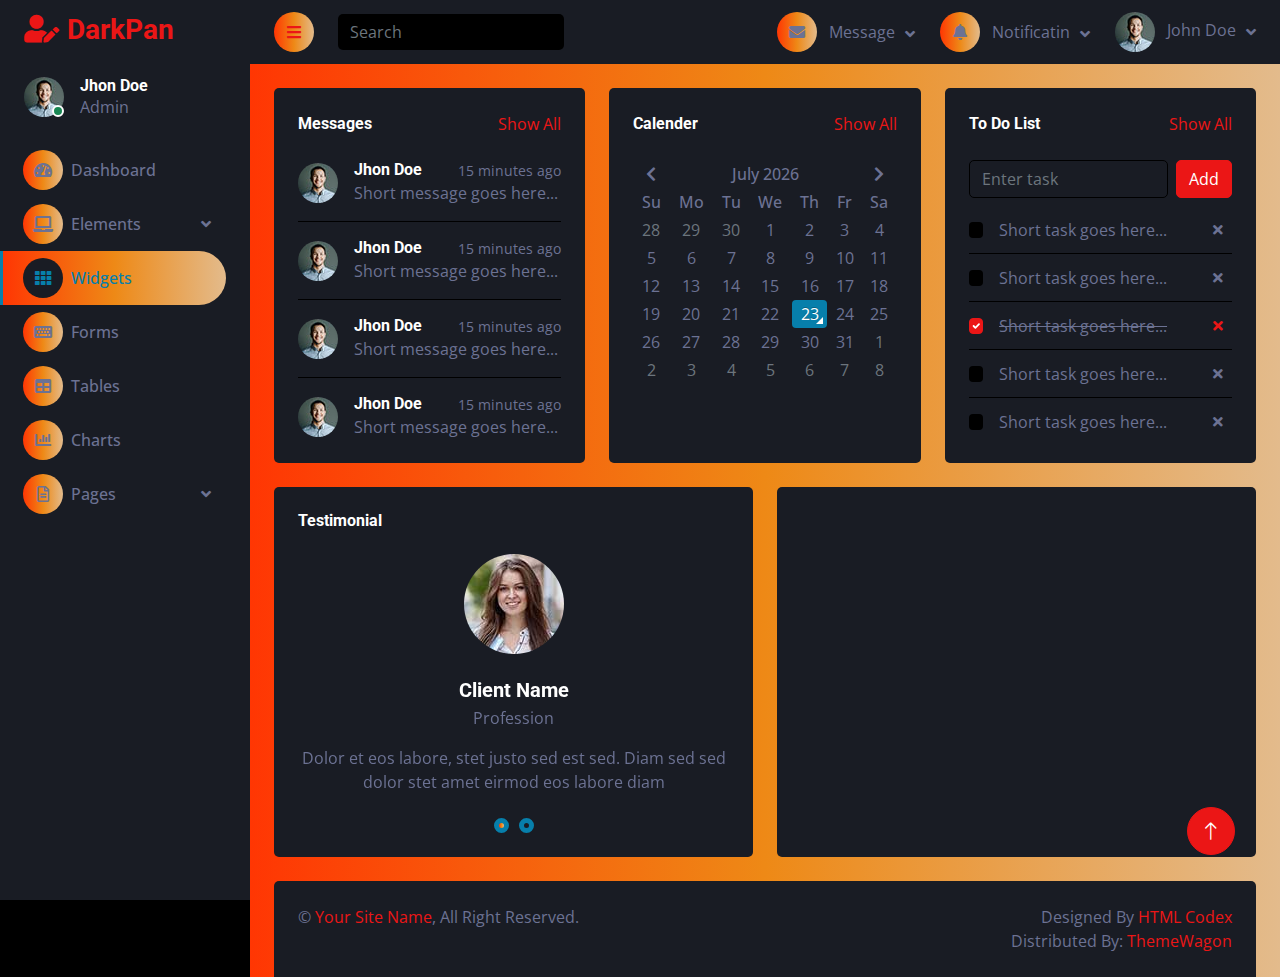
<file: darkpan-1.0.0/widget.html>
<!DOCTYPE html>
<html lang="en">

<head>
    <meta charset="utf-8">
    <title>DarkPan - Bootstrap 5 Admin Template</title>
    <meta content="width=device-width, initial-scale=1.0" name="viewport">
    <meta content="" name="keywords">
    <meta content="" name="description">

    <!-- Favicon -->
    <link href="img/favicon.ico" rel="icon">

    <!-- Google Web Fonts -->
    <link rel="preconnect" href="https://fonts.googleapis.com">
    <link rel="preconnect" href="https://fonts.gstatic.com" crossorigin>
    <link href="https://fonts.googleapis.com/css2?family=Open+Sans:wght@400;600&family=Roboto:wght@500;700&display=swap" rel="stylesheet"> 
    
    <!-- Icon Font Stylesheet -->
    <link href="https://cdnjs.cloudflare.com/ajax/libs/font-awesome/5.10.0/css/all.min.css" rel="stylesheet">
    <link href="https://cdn.jsdelivr.net/npm/bootstrap-icons@1.4.1/font/bootstrap-icons.css" rel="stylesheet">

    <!-- Libraries Stylesheet -->
    <link href="lib/owlcarousel/assets/owl.carousel.min.css" rel="stylesheet">
    <link href="lib/tempusdominus/css/tempusdominus-bootstrap-4.min.css" rel="stylesheet" />

    <!-- Customized Bootstrap Stylesheet -->
    <link href="css/bootstrap.min.css" rel="stylesheet">

    <!-- Template Stylesheet -->
    <link href="css/style.css" rel="stylesheet">
</head>

<body>
    <div class="container-fluid position-relative d-flex p-0">
        <!-- Spinner Start -->
        <div id="spinner" class="show bg-dark position-fixed translate-middle w-100 vh-100 top-50 start-50 d-flex align-items-center justify-content-center">
            <div class="spinner-border text-primary" style="width: 3rem; height: 3rem;" role="status">
                <span class="sr-only">Loading...</span>
            </div>
        </div>
        <!-- Spinner End -->


        <!-- Sidebar Start -->
        <div class="sidebar pe-4 pb-3">
            <nav class="navbar bg-secondary navbar-dark">
                <a href="index.html" class="navbar-brand mx-4 mb-3">
                    <h3 class="text-primary"><i class="fa fa-user-edit me-2"></i>DarkPan</h3>
                </a>
                <div class="d-flex align-items-center ms-4 mb-4">
                    <div class="position-relative">
                        <img class="rounded-circle" src="img/user.jpg" alt="" style="width: 40px; height: 40px;">
                        <div class="bg-success rounded-circle border border-2 border-white position-absolute end-0 bottom-0 p-1"></div>
                    </div>
                    <div class="ms-3">
                        <h6 class="mb-0">Jhon Doe</h6>
                        <span>Admin</span>
                    </div>
                </div>
                <div class="navbar-nav w-100">
                    <a href="index.html" class="nav-item nav-link"><i class="fa fa-tachometer-alt me-2"></i>Dashboard</a>
                    <div class="nav-item dropdown">
                        <a href="#" class="nav-link dropdown-toggle" data-bs-toggle="dropdown"><i class="fa fa-laptop me-2"></i>Elements</a>
                        <div class="dropdown-menu bg-transparent border-0">
                            <a href="button.html" class="dropdown-item">Buttons</a>
                            <a href="typography.html" class="dropdown-item">Typography</a>
                            <a href="element.html" class="dropdown-item">Other Elements</a>
                        </div>
                    </div>
                    <a href="widget.html" class="nav-item nav-link active"><i class="fa fa-th me-2"></i>Widgets</a>
                    <a href="form.html" class="nav-item nav-link"><i class="fa fa-keyboard me-2"></i>Forms</a>
                    <a href="table.html" class="nav-item nav-link"><i class="fa fa-table me-2"></i>Tables</a>
                    <a href="chart.html" class="nav-item nav-link"><i class="fa fa-chart-bar me-2"></i>Charts</a>
                    <div class="nav-item dropdown">
                        <a href="#" class="nav-link dropdown-toggle" data-bs-toggle="dropdown"><i class="far fa-file-alt me-2"></i>Pages</a>
                        <div class="dropdown-menu bg-transparent border-0">
                            <a href="signin.html" class="dropdown-item">Sign In</a>
                            <a href="signup.html" class="dropdown-item">Sign Up</a>
                            <a href="404.html" class="dropdown-item">404 Error</a>
                            <a href="blank.html" class="dropdown-item">Blank Page</a>
                        </div>
                    </div>
                </div>
            </nav>
        </div>
        <!-- Sidebar End -->


        <!-- Content Start -->
        <div class="content">
            <!-- Navbar Start -->
            <nav class="navbar navbar-expand bg-secondary navbar-dark sticky-top px-4 py-0">
                <a href="index.html" class="navbar-brand d-flex d-lg-none me-4">
                    <h2 class="text-primary mb-0"><i class="fa fa-user-edit"></i></h2>
                </a>
                <a href="#" class="sidebar-toggler flex-shrink-0">
                    <i class="fa fa-bars"></i>
                </a>
                <form class="d-none d-md-flex ms-4">
                    <input class="form-control bg-dark border-0" type="search" placeholder="Search">
                </form>
                <div class="navbar-nav align-items-center ms-auto">
                    <div class="nav-item dropdown">
                        <a href="#" class="nav-link dropdown-toggle" data-bs-toggle="dropdown">
                            <i class="fa fa-envelope me-lg-2"></i>
                            <span class="d-none d-lg-inline-flex">Message</span>
                        </a>
                        <div class="dropdown-menu dropdown-menu-end bg-secondary border-0 rounded-0 rounded-bottom m-0">
                            <a href="#" class="dropdown-item">
                                <div class="d-flex align-items-center">
                                    <img class="rounded-circle" src="img/user.jpg" alt="" style="width: 40px; height: 40px;">
                                    <div class="ms-2">
                                        <h6 class="fw-normal mb-0">Jhon send you a message</h6>
                                        <small>15 minutes ago</small>
                                    </div>
                                </div>
                            </a>
                            <hr class="dropdown-divider">
                            <a href="#" class="dropdown-item">
                                <div class="d-flex align-items-center">
                                    <img class="rounded-circle" src="img/user.jpg" alt="" style="width: 40px; height: 40px;">
                                    <div class="ms-2">
                                        <h6 class="fw-normal mb-0">Jhon send you a message</h6>
                                        <small>15 minutes ago</small>
                                    </div>
                                </div>
                            </a>
                            <hr class="dropdown-divider">
                            <a href="#" class="dropdown-item">
                                <div class="d-flex align-items-center">
                                    <img class="rounded-circle" src="img/user.jpg" alt="" style="width: 40px; height: 40px;">
                                    <div class="ms-2">
                                        <h6 class="fw-normal mb-0">Jhon send you a message</h6>
                                        <small>15 minutes ago</small>
                                    </div>
                                </div>
                            </a>
                            <hr class="dropdown-divider">
                            <a href="#" class="dropdown-item text-center">See all message</a>
                        </div>
                    </div>
                    <div class="nav-item dropdown">
                        <a href="#" class="nav-link dropdown-toggle" data-bs-toggle="dropdown">
                            <i class="fa fa-bell me-lg-2"></i>
                            <span class="d-none d-lg-inline-flex">Notificatin</span>
                        </a>
                        <div class="dropdown-menu dropdown-menu-end bg-secondary border-0 rounded-0 rounded-bottom m-0">
                            <a href="#" class="dropdown-item">
                                <h6 class="fw-normal mb-0">Profile updated</h6>
                                <small>15 minutes ago</small>
                            </a>
                            <hr class="dropdown-divider">
                            <a href="#" class="dropdown-item">
                                <h6 class="fw-normal mb-0">New user added</h6>
                                <small>15 minutes ago</small>
                            </a>
                            <hr class="dropdown-divider">
                            <a href="#" class="dropdown-item">
                                <h6 class="fw-normal mb-0">Password changed</h6>
                                <small>15 minutes ago</small>
                            </a>
                            <hr class="dropdown-divider">
                            <a href="#" class="dropdown-item text-center">See all notifications</a>
                        </div>
                    </div>
                    <div class="nav-item dropdown">
                        <a href="#" class="nav-link dropdown-toggle" data-bs-toggle="dropdown">
                            <img class="rounded-circle me-lg-2" src="img/user.jpg" alt="" style="width: 40px; height: 40px;">
                            <span class="d-none d-lg-inline-flex">John Doe</span>
                        </a>
                        <div class="dropdown-menu dropdown-menu-end bg-secondary border-0 rounded-0 rounded-bottom m-0">
                            <a href="#" class="dropdown-item">My Profile</a>
                            <a href="#" class="dropdown-item">Settings</a>
                            <a href="#" class="dropdown-item">Log Out</a>
                        </div>
                    </div>
                </div>
            </nav>
            <!-- Navbar End -->


            <!-- Widget Start -->
            <div class="container-fluid pt-4 px-4">
                <div class="row g-4">
                    <div class="col-sm-12 col-md-6 col-xl-4">
                        <div class="h-100 bg-secondary rounded p-4">
                            <div class="d-flex align-items-center justify-content-between mb-2">
                                <h6 class="mb-0">Messages</h6>
                                <a href="">Show All</a>
                            </div>
                            <div class="d-flex align-items-center border-bottom py-3">
                                <img class="rounded-circle flex-shrink-0" src="img/user.jpg" alt="" style="width: 40px; height: 40px;">
                                <div class="w-100 ms-3">
                                    <div class="d-flex w-100 justify-content-between">
                                        <h6 class="mb-0">Jhon Doe</h6>
                                        <small>15 minutes ago</small>
                                    </div>
                                    <span>Short message goes here...</span>
                                </div>
                            </div>
                            <div class="d-flex align-items-center border-bottom py-3">
                                <img class="rounded-circle flex-shrink-0" src="img/user.jpg" alt="" style="width: 40px; height: 40px;">
                                <div class="w-100 ms-3">
                                    <div class="d-flex w-100 justify-content-between">
                                        <h6 class="mb-0">Jhon Doe</h6>
                                        <small>15 minutes ago</small>
                                    </div>
                                    <span>Short message goes here...</span>
                                </div>
                            </div>
                            <div class="d-flex align-items-center border-bottom py-3">
                                <img class="rounded-circle flex-shrink-0" src="img/user.jpg" alt="" style="width: 40px; height: 40px;">
                                <div class="w-100 ms-3">
                                    <div class="d-flex w-100 justify-content-between">
                                        <h6 class="mb-0">Jhon Doe</h6>
                                        <small>15 minutes ago</small>
                                    </div>
                                    <span>Short message goes here...</span>
                                </div>
                            </div>
                            <div class="d-flex align-items-center pt-3">
                                <img class="rounded-circle flex-shrink-0" src="img/user.jpg" alt="" style="width: 40px; height: 40px;">
                                <div class="w-100 ms-3">
                                    <div class="d-flex w-100 justify-content-between">
                                        <h6 class="mb-0">Jhon Doe</h6>
                                        <small>15 minutes ago</small>
                                    </div>
                                    <span>Short message goes here...</span>
                                </div>
                            </div>
                        </div>
                    </div>
                    <div class="col-sm-12 col-md-6 col-xl-4">
                        <div class="h-100 bg-secondary rounded p-4">
                            <div class="d-flex align-items-center justify-content-between mb-4">
                                <h6 class="mb-0">Calender</h6>
                                <a href="">Show All</a>
                            </div>
                            <div id="calender"></div>
                        </div>
                    </div>
                    <div class="col-sm-12 col-md-6 col-xl-4">
                        <div class="h-100 bg-secondary rounded p-4">
                            <div class="d-flex align-items-center justify-content-between mb-4">
                                <h6 class="mb-0">To Do List</h6>
                                <a href="">Show All</a>
                            </div>
                            <div class="d-flex mb-2">
                                <input class="form-control bg-transparent" type="text" placeholder="Enter task">
                                <button type="button" class="btn btn-primary ms-2">Add</button>
                            </div>
                            <div class="d-flex align-items-center border-bottom py-2">
                                <input class="form-check-input m-0" type="checkbox">
                                <div class="w-100 ms-3">
                                    <div class="d-flex w-100 align-items-center justify-content-between">
                                        <span>Short task goes here...</span>
                                        <button class="btn btn-sm"><i class="fa fa-times"></i></button>
                                    </div>
                                </div>
                            </div>
                            <div class="d-flex align-items-center border-bottom py-2">
                                <input class="form-check-input m-0" type="checkbox">
                                <div class="w-100 ms-3">
                                    <div class="d-flex w-100 align-items-center justify-content-between">
                                        <span>Short task goes here...</span>
                                        <button class="btn btn-sm"><i class="fa fa-times"></i></button>
                                    </div>
                                </div>
                            </div>
                            <div class="d-flex align-items-center border-bottom py-2">
                                <input class="form-check-input m-0" type="checkbox" checked>
                                <div class="w-100 ms-3">
                                    <div class="d-flex w-100 align-items-center justify-content-between">
                                        <span><del>Short task goes here...</del></span>
                                        <button class="btn btn-sm text-primary"><i class="fa fa-times"></i></button>
                                    </div>
                                </div>
                            </div>
                            <div class="d-flex align-items-center border-bottom py-2">
                                <input class="form-check-input m-0" type="checkbox">
                                <div class="w-100 ms-3">
                                    <div class="d-flex w-100 align-items-center justify-content-between">
                                        <span>Short task goes here...</span>
                                        <button class="btn btn-sm"><i class="fa fa-times"></i></button>
                                    </div>
                                </div>
                            </div>
                            <div class="d-flex align-items-center pt-2">
                                <input class="form-check-input m-0" type="checkbox">
                                <div class="w-100 ms-3">
                                    <div class="d-flex w-100 align-items-center justify-content-between">
                                        <span>Short task goes here...</span>
                                        <button class="btn btn-sm"><i class="fa fa-times"></i></button>
                                    </div>
                                </div>
                            </div>
                        </div>
                    </div>
                    <div class="col-sm-12 col-xl-6">
                        <div class="bg-secondary rounded h-100 p-4">
                            <h6 class="mb-4">Testimonial</h6>
                            <div class="owl-carousel testimonial-carousel">
                                <div class="testimonial-item text-center">
                                    <img class="img-fluid rounded-circle mx-auto mb-4" src="img/testimonial-1.jpg" style="width: 100px; height: 100px;">
                                    <h5 class="mb-1">Client Name</h5>
                                    <p>Profession</p>
                                    <p class="mb-0">Dolor et eos labore, stet justo sed est sed. Diam sed sed dolor stet amet eirmod eos labore diam</p>
                                </div>
                                <div class="testimonial-item text-center">
                                    <img class="img-fluid rounded-circle mx-auto mb-4" src="img/testimonial-2.jpg" style="width: 100px; height: 100px;">
                                    <h5 class="mb-1">Client Name</h5>
                                    <p>Profession</p>
                                    <p class="mb-0">Dolor et eos labore, stet justo sed est sed. Diam sed sed dolor stet amet eirmod eos labore diam</p>
                                </div>
                            </div>
                        </div>
                    </div>
                    <div class="col-sm-12 col-xl-6">
                        <div class="bg-secondary rounded h-100 p-4">
                            <iframe class="position-relative rounded w-100 h-100"
                            src="https://www.google.com/maps/embed?pb=!1m18!1m12!1m3!1d3001156.4288297426!2d-78.01371936852176!3d42.72876761954724!2m3!1f0!2f0!3f0!3m2!1i1024!2i768!4f13.1!3m3!1m2!1s0x4ccc4bf0f123a5a9%3A0xddcfc6c1de189567!2sNew%20York%2C%20USA!5e0!3m2!1sen!2sbd!4v1603794290143!5m2!1sen!2sbd"
                            frameborder="0" allowfullscreen="" aria-hidden="false"
                            tabindex="0" style="filter: grayscale(100%) invert(92%) contrast(83%); border: 0;"></iframe>
                        </div>
                    </div>
                </div>
            </div>
            <!-- Widget End -->


            <!-- Footer Start -->
            <div class="container-fluid pt-4 px-4">
                <div class="bg-secondary rounded-top p-4">
                    <div class="row">
                        <div class="col-12 col-sm-6 text-center text-sm-start">
                            &copy; <a href="#">Your Site Name</a>, All Right Reserved. 
                        </div>
                        <div class="col-12 col-sm-6 text-center text-sm-end">
                            <!--/*** This template is free as long as you keep the footer author’s credit link/attribution link/backlink. If you'd like to use the template without the footer author’s credit link/attribution link/backlink, you can purchase the Credit Removal License from "https://htmlcodex.com/credit-removal". Thank you for your support. ***/-->
                            Designed By <a href="https://htmlcodex.com">HTML Codex</a>
                            <br>Distributed By: <a href="https://themewagon.com" target="_blank">ThemeWagon</a>
                        </div>
                    </div>
                </div>
            </div>
            <!-- Footer End -->
        </div>
        <!-- Content End -->


        <!-- Back to Top -->
        <a href="#" class="btn btn-lg btn-primary btn-lg-square back-to-top"><i class="bi bi-arrow-up"></i></a>
    </div>

    <!-- JavaScript Libraries -->
    <script src="https://code.jquery.com/jquery-3.4.1.min.js"></script>
    <script src="https://cdn.jsdelivr.net/npm/bootstrap@5.0.0/dist/js/bootstrap.bundle.min.js"></script>
    <script src="lib/chart/chart.min.js"></script>
    <script src="lib/easing/easing.min.js"></script>
    <script src="lib/waypoints/waypoints.min.js"></script>
    <script src="lib/owlcarousel/owl.carousel.min.js"></script>
    <script src="lib/tempusdominus/js/moment.min.js"></script>
    <script src="lib/tempusdominus/js/moment-timezone.min.js"></script>
    <script src="lib/tempusdominus/js/tempusdominus-bootstrap-4.min.js"></script>

    <!-- Template Javascript -->
    <script src="js/main.js"></script>
</body>

</html>
</file>
<file: darkpan-1.0.0/css/style.css>
/********** Template CSS **********/
:root {
    --primary: #077fab;
    --secondary: #191C24;
    --light: #6C7293;
    --dark: linear-gradient(to right, rgb(255, 54, 3),rgb(238, 137, 22),rgb(227, 187, 140));;
}

.back-to-top {
    position: fixed;
    display: none;
    right: 45px;
    bottom: 45px;
    z-index: 99;
}


/*** Spinner ***/
#spinner {
    opacity: 0;
    visibility: hidden;
    transition: opacity .5s ease-out, visibility 0s linear .5s;
    z-index: 99999;
}

#spinner.show {
    transition: opacity .5s ease-out, visibility 0s linear 0s;
    visibility: visible;
    opacity: 1;
}


/*** Button ***/
.btn {
    transition: .5s;
}

.btn-square {
    width: 38px;
    height: 38px;
}

.btn-sm-square {
    width: 32px;
    height: 32px;
}

.btn-lg-square {
    width: 48px;
    height: 48px;
}

.btn-square,
.btn-sm-square,
.btn-lg-square {
    padding: 0;
    display: inline-flex;
    align-items: center;
    justify-content: center;
    font-weight: normal;
    border-radius: 50px;
}


/*** Layout ***/
.sidebar {
    position: fixed;
    top: 0;
    left: 0;
    bottom: 0;
    width: 250px;
    height: 100vh;
    overflow-y: auto;
    background: var(--secondary);
    transition: 0.5s;
    z-index: 999;
}

.content {
    margin-left: 250px;
    min-height: 100vh;
    background: var(--dark);
    transition: 0.5s;
}

@media (min-width: 992px) {
    .sidebar {
        margin-left: 0;
    }

    .sidebar.open {
        margin-left: -250px;
    }

    .content {
        width: calc(100% - 250px);
    }

    .content.open {
        width: 100%;
        margin-left: 0;
    }
}

@media (max-width: 991.98px) {
    .sidebar {
        margin-left: -250px;
    }

    .sidebar.open {
        margin-left: 0;
    }

    .content {
        width: 100%;
        margin-left: 0;
    }
}


/*** Navbar ***/
.sidebar .navbar .navbar-nav .nav-link {
    padding: 7px 20px;
    color: var(--light);
    font-weight: 500;
    border-left: 3px solid var(--secondary);
    border-radius: 0 30px 30px 0;
    outline: none;
}

.sidebar .navbar .navbar-nav .nav-link:hover,
.sidebar .navbar .navbar-nav .nav-link.active {
    color: var(--primary);
    background: var(--dark);
    border-color: var(--primary);
}

.sidebar .navbar .navbar-nav .nav-link i {
    width: 40px;
    height: 40px;
    display: inline-flex;
    align-items: center;
    justify-content: center;
    background: var(--dark);
    border-radius: 40px;
}

.sidebar .navbar .navbar-nav .nav-link:hover i,
.sidebar .navbar .navbar-nav .nav-link.active i {
    background: var(--secondary);
}

.sidebar .navbar .dropdown-toggle::after {
    position: absolute;
    top: 15px;
    right: 15px;
    border: none;
    content: "\f107";
    font-family: "Font Awesome 5 Free";
    font-weight: 900;
    transition: .5s;
}

.sidebar .navbar .dropdown-toggle[aria-expanded=true]::after {
    transform: rotate(-180deg);
}

.sidebar .navbar .dropdown-item {
    padding-left: 25px;
    border-radius: 0 30px 30px 0;
    color: var(--light);
}

.sidebar .navbar .dropdown-item:hover,
.sidebar .navbar .dropdown-item.active {
    background: var(--dark);
}

.content .navbar .navbar-nav .nav-link {
    margin-left: 25px;
    padding: 12px 0;
    color: var(--light);
    outline: none;
}

.content .navbar .navbar-nav .nav-link:hover,
.content .navbar .navbar-nav .nav-link.active {
    color: var(--primary);
}

.content .navbar .sidebar-toggler,
.content .navbar .navbar-nav .nav-link i {
    width: 40px;
    height: 40px;
    display: inline-flex;
    align-items: center;
    justify-content: center;
    background: var(--dark);
    border-radius: 40px;
}

.content .navbar .dropdown-item {
    color: var(--light);
}

.content .navbar .dropdown-item:hover,
.content .navbar .dropdown-item.active {
    background: var(--dark);
}

.content .navbar .dropdown-toggle::after {
    margin-left: 6px;
    vertical-align: middle;
    border: none;
    content: "\f107";
    font-family: "Font Awesome 5 Free";
    font-weight: 900;
    transition: .5s;
}

.content .navbar .dropdown-toggle[aria-expanded=true]::after {
    transform: rotate(-180deg);
}

@media (max-width: 575.98px) {
    .content .navbar .navbar-nav .nav-link {
        margin-left: 15px;
    }
}


/*** Date Picker ***/
.bootstrap-datetimepicker-widget.bottom {
    top: auto !important;
}

.bootstrap-datetimepicker-widget .table * {
    border-bottom-width: 0px;
}

.bootstrap-datetimepicker-widget .table th {
    font-weight: 500;
}

.bootstrap-datetimepicker-widget.dropdown-menu {
    padding: 10px;
    border-radius: 2px;
}

.bootstrap-datetimepicker-widget table td.active,
.bootstrap-datetimepicker-widget table td.active:hover {
    background: var(--primary);
}

.bootstrap-datetimepicker-widget table td.today::before {
    border-bottom-color: var(--primary);
}


/*** Testimonial ***/
.progress .progress-bar {
    width: 0px;
    transition: 2s;
}


/*** Testimonial ***/
.testimonial-carousel .owl-dots {
    margin-top: 24px;
    display: flex;
    align-items: flex-end;
    justify-content: center;
}

.testimonial-carousel .owl-dot {
    position: relative;
    display: inline-block;
    margin: 0 5px;
    width: 15px;
    height: 15px;
    border: 5px solid var(--primary);
    border-radius: 15px;
    transition: .5s;
}

.testimonial-carousel .owl-dot.active {
    background: var(--dark);
    border-color: var(--primary);
}
</file>
